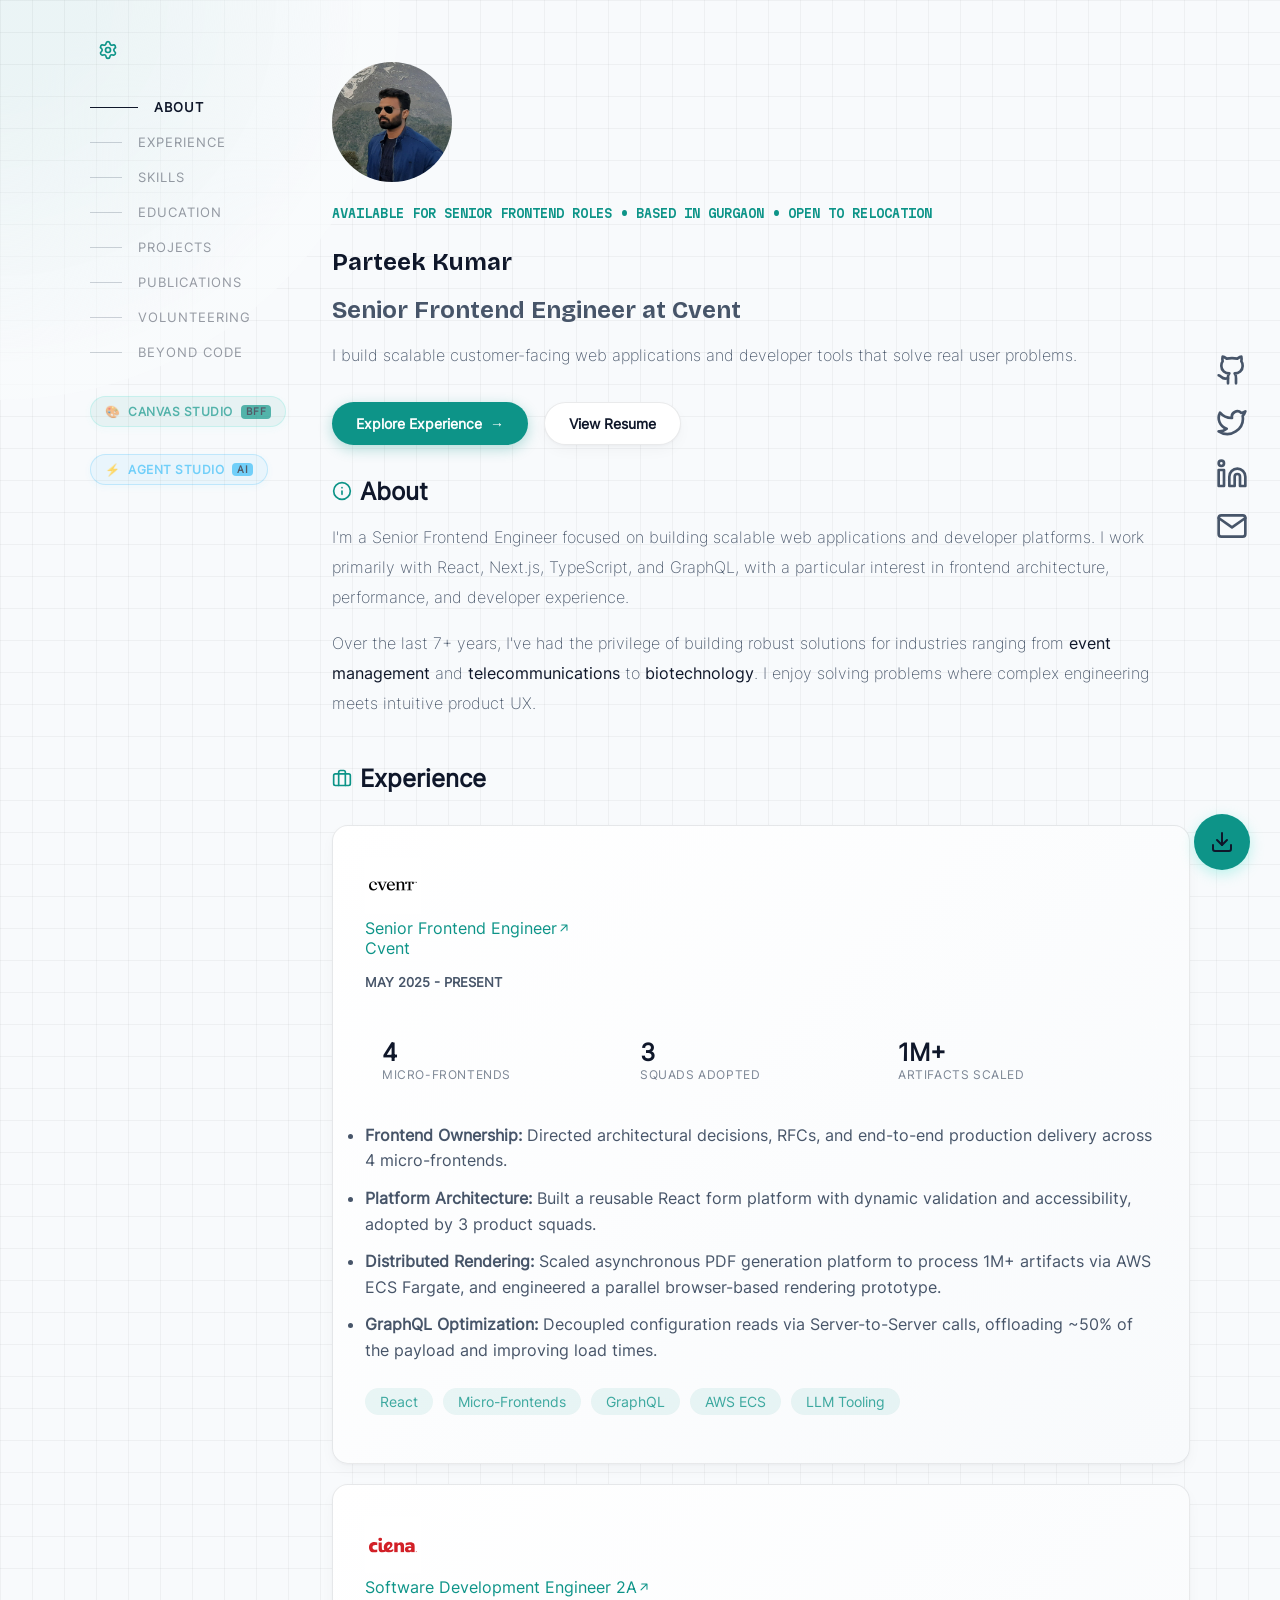
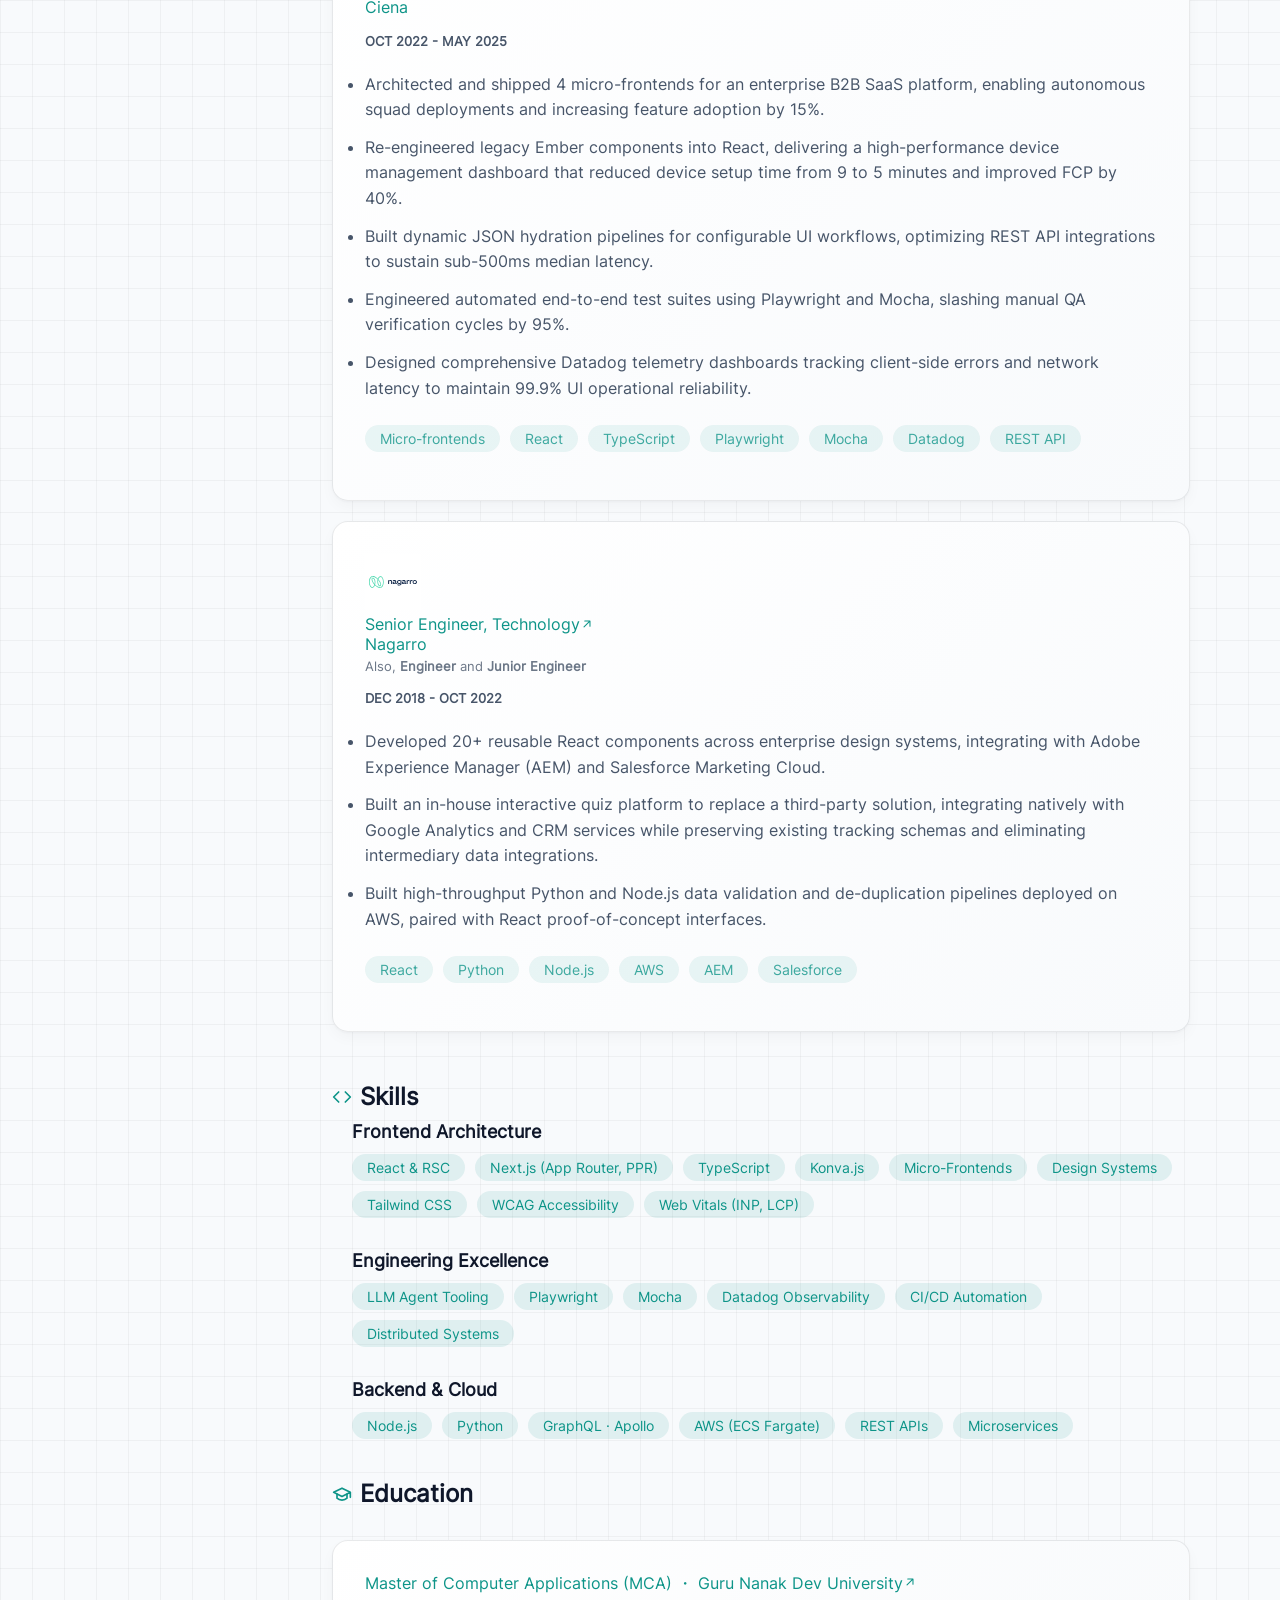
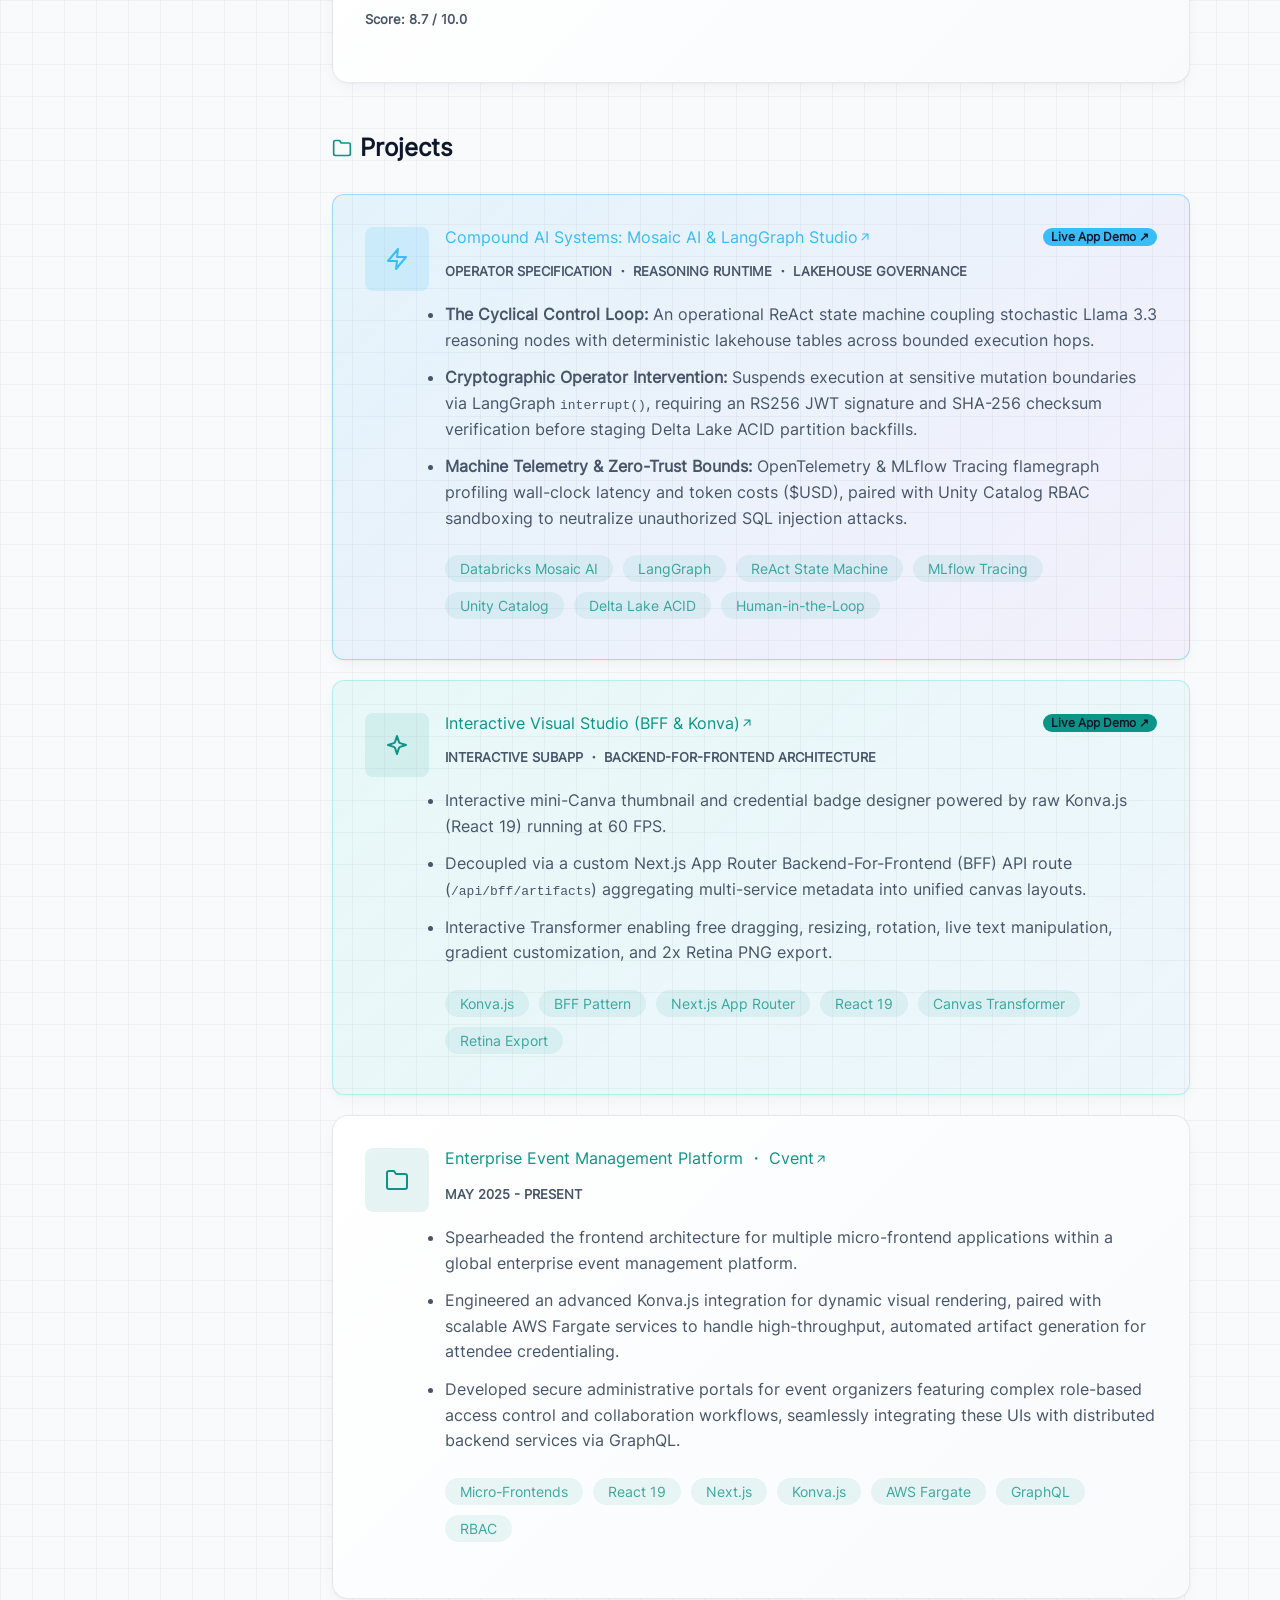
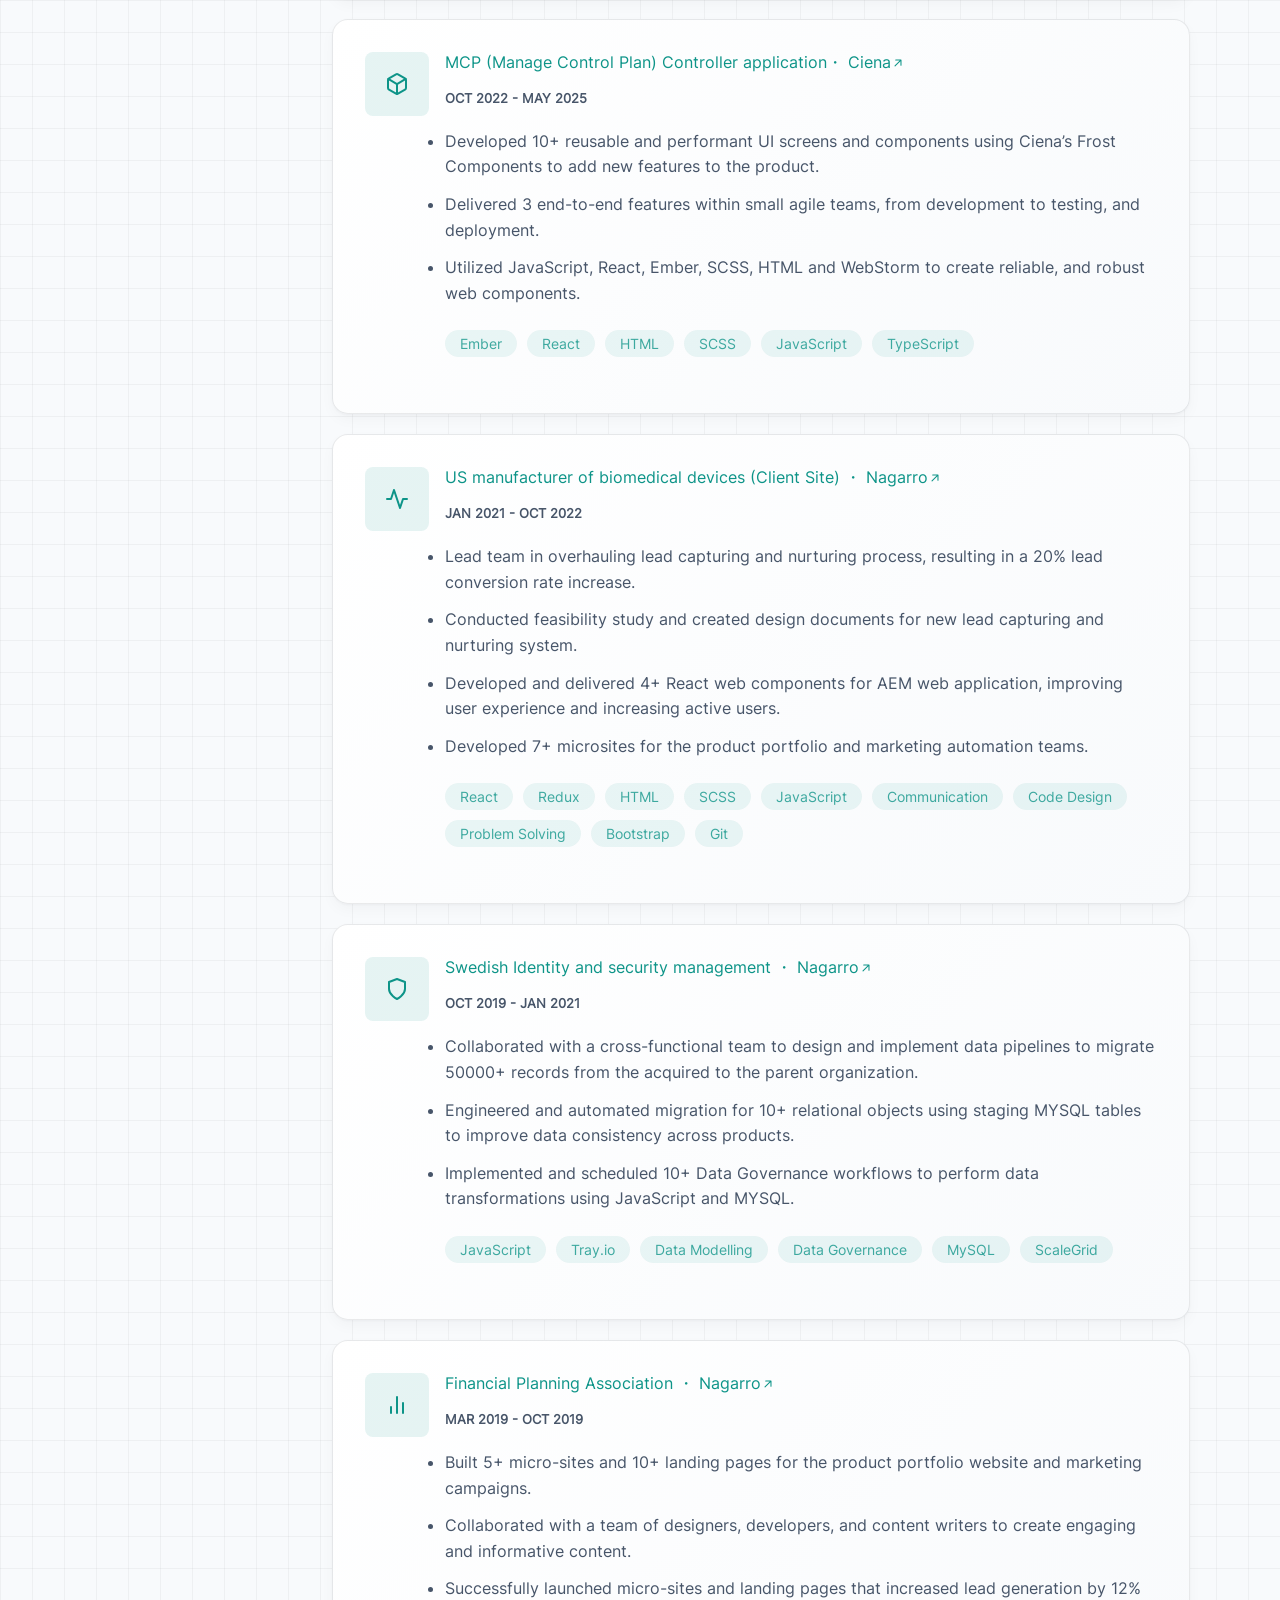
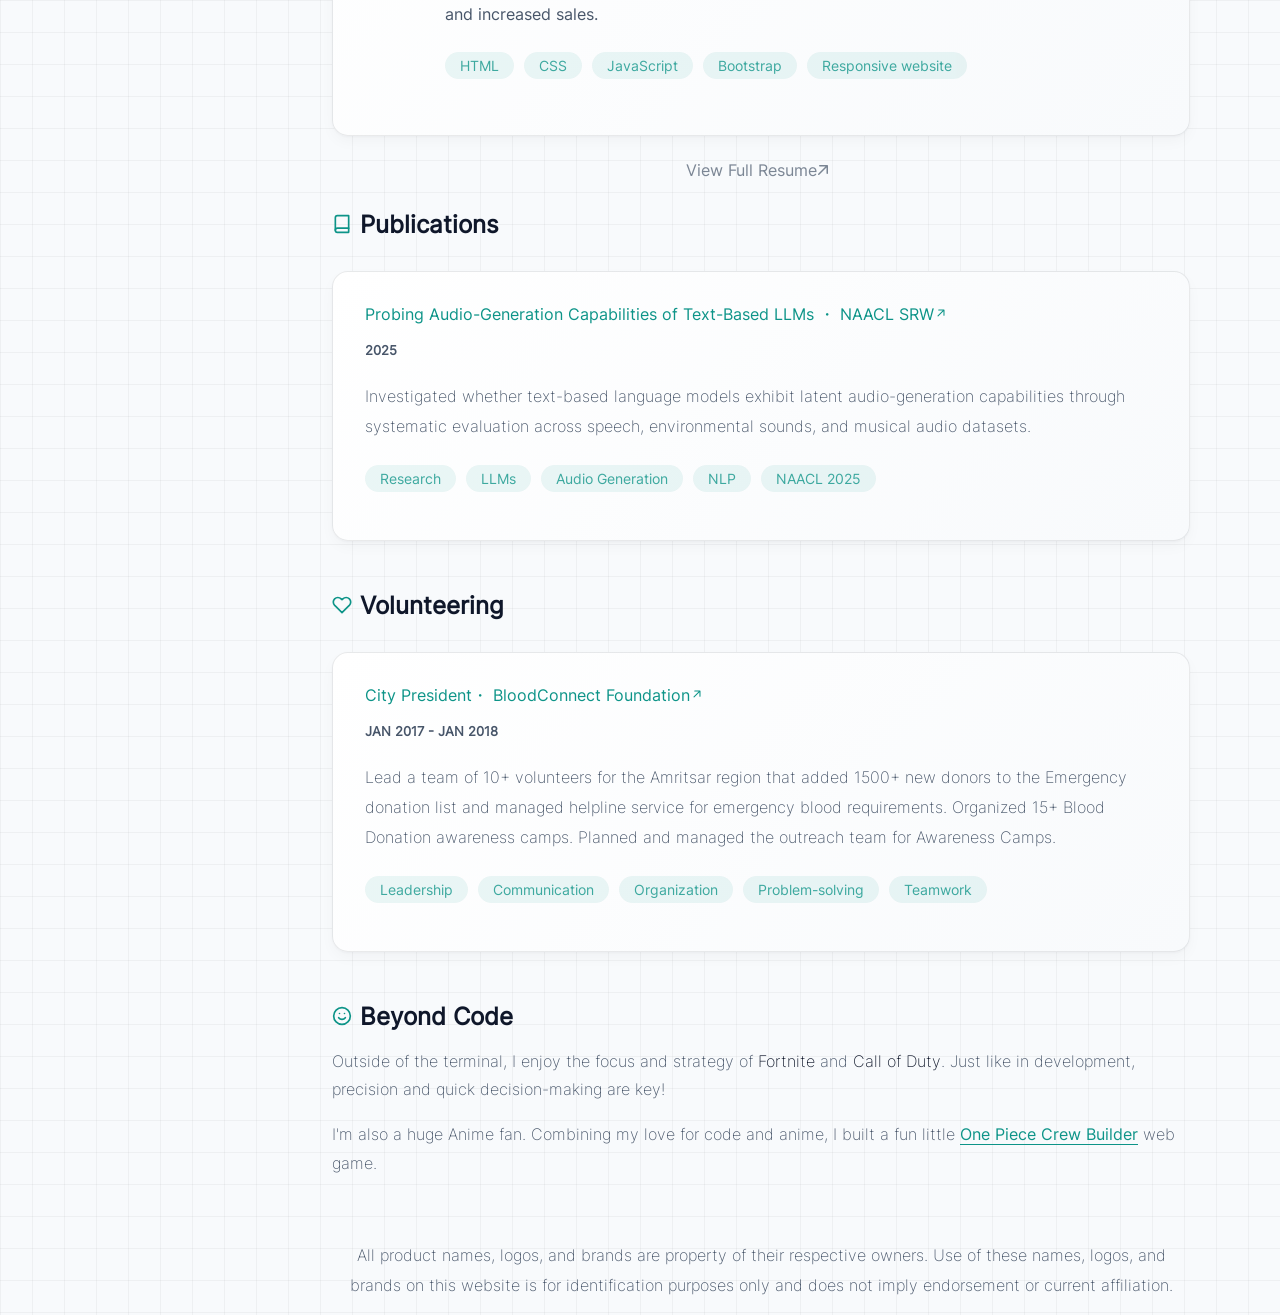
<file: index.html>
<!DOCTYPE html><html lang="en" class="scroll-smooth"><head><meta charSet="utf-8"/><meta name="viewport" content="width=device-width, initial-scale=1"/><link rel="preload" href="/_next/static/media/017d9bea37084d9b-s.p.179.vsfvxa6t5.woff2" as="font" crossorigin="" type="font/woff2"/><link rel="preload" href="/_next/static/media/ee9d8ff0751135e3-s.p.0clq22uw0kgh5.woff2" as="font" crossorigin="" type="font/woff2"/><link rel="preload" as="image" href="/images/profile-hires.jpg"/><link rel="preload" href="/images/cvent.svg" as="image"/><link rel="preload" href="/images/ciena.svg" as="image"/><link rel="preload" href="/images/nagarro.svg" as="image"/><link rel="stylesheet" href="/_next/static/chunks/10o0k~7_5dis~.css" data-precedence="next"/><link rel="preload" as="script" fetchPriority="low" href="/_next/static/chunks/0b5fl25uwh5k8.js"/><script src="/_next/static/chunks/0tszvp5wpnn-t.js" async=""></script><script src="/_next/static/chunks/0tlb5_mn-zgq2.js" async=""></script><script src="/_next/static/chunks/0h4bq73pogmtb.js" async=""></script><script src="/_next/static/chunks/turbopack-0q5oo0g3xw_eq.js" async=""></script><script src="/_next/static/chunks/12linkzvlwq9z.js" async=""></script><script src="/_next/static/chunks/0d3shmwh5_nmn.js" async=""></script><script src="/_next/static/chunks/069om3rd9sop5.js" async=""></script><script src="/_next/static/chunks/0779u2jc.tjcv.js" async=""></script><script src="/_next/static/chunks/04nrd5ytc7ohz.js" async=""></script><meta name="next-size-adjust" content=""/><title>Parteek Kumar | Senior Frontend Engineer | Portfolio</title><meta name="description" content="Senior Frontend Engineer with 7+ years of experience building scalable web applications and developer tools using React, TypeScript, Next.js, and GraphQL. Open source contributor and published researcher."/><meta name="author" content="Parteek Kumar"/><meta name="keywords" content="Senior Frontend Engineer,UI Engineer,React Developer,Next.js,TypeScript,GraphQL,Web Developer,Portfolio,Parteek Kumar,Cvent,Ciena"/><meta name="robots" content="index, follow"/><meta property="og:title" content="Parteek Kumar | Senior Frontend Engineer | Portfolio"/><meta property="og:description" content="Senior Frontend Engineer with 7+ years of experience building scalable web applications with React, TypeScript, Next.js, and GraphQL. Open source contributor and published researcher."/><meta property="og:url" content="https://portfolio-nextjs-eight-cyan.vercel.app/"/><meta property="og:site_name" content="Parteek Kumar Portfolio"/><meta property="og:locale" content="en_US"/><meta property="og:image" content="http://localhost:3000/images/logo.png"/><meta property="og:image:width" content="800"/><meta property="og:image:height" content="600"/><meta property="og:image:alt" content="Parteek Kumar Logo"/><meta property="og:type" content="website"/><meta name="twitter:card" content="summary_large_image"/><meta name="twitter:creator" content="@oberoi_parteek"/><meta name="twitter:title" content="Parteek Kumar | Senior Frontend Engineer | Portfolio"/><meta name="twitter:description" content="Senior Frontend Engineer with 7+ years of experience building scalable web applications with React, TypeScript, Next.js, and GraphQL."/><meta name="twitter:image" content="http://localhost:3000/images/logo.png"/><link rel="shortcut icon" href="/favicon.ico"/><link rel="icon" href="/icon.png"/><link rel="apple-touch-icon" href="/icon.png"/><script src="/_next/static/chunks/03~yq9q893hmn.js" noModule=""></script></head><body class="font-sans bricolage_grotesque_41550692-module__20uw4a__variable martian_mono_cac1e215-module__3S36aG__variable"><div hidden=""><!--$--><!--/$--></div><script>((a,b,c,d,e,f,g,h)=>{let i=document.documentElement,j=["light","dark"];function k(b){var c;(Array.isArray(a)?a:[a]).forEach(a=>{let c="class"===a,d=c&&f?e.map(a=>f[a]||a):e;c?(i.classList.remove(...d),i.classList.add(f&&f[b]?f[b]:b)):i.setAttribute(a,b)}),c=b,h&&j.includes(c)&&(i.style.colorScheme=c)}if(d)k(d);else try{let a=localStorage.getItem(b)||c,d=g&&"system"===a?window.matchMedia("(prefers-color-scheme: dark)").matches?"dark":"light":a;k(d)}catch(a){}})("data-theme","theme","system",null,["light","dark"],null,true,true)</script><div class="cursor-wrapper"><div class="cursor"></div></div><div><!-- 🎮 Psst... Do you know the Konami Code? (↑ ↑ ↓ ↓ ← → ← → B A) --></div><main class="app"><header style="width:18%;position:sticky;top:2em;height:fit-content"><div style="display:flex;justify-content:flex-start;margin-bottom:2rem"><div class="w-8 h-8"></div></div><ul class="nav" style="list-style:none;padding:0;margin:0;display:flex;flex-direction:column;gap:1.25rem"><li class="" style="padding:0"><a href="#about" style="display:flex;align-items:center;text-decoration:none;color:inherit;opacity:0.6;transition:all 0.2s ease"><span class="nav-indicator" style="display:inline-block;transition:all 0.15s cubic-bezier(.4, 0, .2, 1);background-color:rgb(var(--text-s-color));width:2rem;height:1px;margin-right:1rem;opacity:0.6"></span><small style="font-size:0.8rem;font-weight:500;letter-spacing:1px">ABOUT</small></a></li><li class="" style="padding:0"><a href="#experience" style="display:flex;align-items:center;text-decoration:none;color:inherit;opacity:0.6;transition:all 0.2s ease"><span class="nav-indicator" style="display:inline-block;transition:all 0.15s cubic-bezier(.4, 0, .2, 1);background-color:rgb(var(--text-s-color));width:2rem;height:1px;margin-right:1rem;opacity:0.6"></span><small style="font-size:0.8rem;font-weight:500;letter-spacing:1px">EXPERIENCE</small></a></li><li class="" style="padding:0"><a href="#skills" style="display:flex;align-items:center;text-decoration:none;color:inherit;opacity:0.6;transition:all 0.2s ease"><span class="nav-indicator" style="display:inline-block;transition:all 0.15s cubic-bezier(.4, 0, .2, 1);background-color:rgb(var(--text-s-color));width:2rem;height:1px;margin-right:1rem;opacity:0.6"></span><small style="font-size:0.8rem;font-weight:500;letter-spacing:1px">SKILLS</small></a></li><li class="" style="padding:0"><a href="#education" style="display:flex;align-items:center;text-decoration:none;color:inherit;opacity:0.6;transition:all 0.2s ease"><span class="nav-indicator" style="display:inline-block;transition:all 0.15s cubic-bezier(.4, 0, .2, 1);background-color:rgb(var(--text-s-color));width:2rem;height:1px;margin-right:1rem;opacity:0.6"></span><small style="font-size:0.8rem;font-weight:500;letter-spacing:1px">EDUCATION</small></a></li><li class="" style="padding:0"><a href="#projects" style="display:flex;align-items:center;text-decoration:none;color:inherit;opacity:0.6;transition:all 0.2s ease"><span class="nav-indicator" style="display:inline-block;transition:all 0.15s cubic-bezier(.4, 0, .2, 1);background-color:rgb(var(--text-s-color));width:2rem;height:1px;margin-right:1rem;opacity:0.6"></span><small style="font-size:0.8rem;font-weight:500;letter-spacing:1px">PROJECTS</small></a></li><li class="" style="padding:0"><a href="#publications" style="display:flex;align-items:center;text-decoration:none;color:inherit;opacity:0.6;transition:all 0.2s ease"><span class="nav-indicator" style="display:inline-block;transition:all 0.15s cubic-bezier(.4, 0, .2, 1);background-color:rgb(var(--text-s-color));width:2rem;height:1px;margin-right:1rem;opacity:0.6"></span><small style="font-size:0.8rem;font-weight:500;letter-spacing:1px">PUBLICATIONS</small></a></li><li class="" style="padding:0"><a href="#volunteering" style="display:flex;align-items:center;text-decoration:none;color:inherit;opacity:0.6;transition:all 0.2s ease"><span class="nav-indicator" style="display:inline-block;transition:all 0.15s cubic-bezier(.4, 0, .2, 1);background-color:rgb(var(--text-s-color));width:2rem;height:1px;margin-right:1rem;opacity:0.6"></span><small style="font-size:0.8rem;font-weight:500;letter-spacing:1px">VOLUNTEERING</small></a></li><li class="" style="padding:0"><a href="#beyond-code" style="display:flex;align-items:center;text-decoration:none;color:inherit;opacity:0.6;transition:all 0.2s ease"><span class="nav-indicator" style="display:inline-block;transition:all 0.15s cubic-bezier(.4, 0, .2, 1);background-color:rgb(var(--text-s-color));width:2rem;height:1px;margin-right:1rem;opacity:0.6"></span><small style="font-size:0.8rem;font-weight:500;letter-spacing:1px">BEYOND CODE</small></a></li><li style="padding:0.75rem 0 0 0;margin-top:0.25rem;list-style:none"><a class="studio-nav-btn" href="/studio/"><span class="studio-icon">🎨</span><span>CANVAS STUDIO</span><span class="studio-badge">BFF</span></a></li><li style="padding:0.4rem 0 0 0;list-style:none"><a class="studio-nav-btn agent-nav-btn" style="border-color:rgba(56, 189, 248, 0.4)" href="/agent-studio/"><span class="studio-icon">⚡</span><span>AGENT STUDIO</span><span class="studio-badge" style="background:#38BDF8;color:#0F172A">AI</span></a></li></ul></header><div class="contact"><div class="wrapper"><ul aria-label="Social media" style="display:flex;align-items:center;gap:1rem"><li class="tooltip"><span class="tooltiptext">Github</span><a href="https://github.com/oberoiparteek" target="_blank" rel="noopener noreferrer" aria-label="GitHub"><svg xmlns="http://www.w3.org/2000/svg" width="24" height="24" viewBox="0 0 24 24" fill="none" stroke="currentColor" stroke-width="2" stroke-linecap="round" stroke-linejoin="round"><path d="M15 22v-4a4.8 4.8 0 0 0-1-3.5c3 0 6-2 6-5.5.08-1.25-.27-2.48-1-3.5.28-1.15.28-2.35 0-3.5 0 0-1 0-3 1.5-2.64-.5-5.36-.5-8 0C6 2 5 2 5 2c-.3 1.15-.3 2.35 0 3.5A5.403 5.403 0 0 0 4 9c0 3.5 3 5.5 6 5.5-.39.49-.68 1.05-.85 1.65-.17.6-.22 1.23-.15 1.85v4"></path><path d="M9 18c-4.51 2-5-2-7-2"></path></svg></a></li><li class="tooltip"><span class="tooltiptext">Twitter</span><a href="https://twitter.com/oberoi_parteek" target="_blank" rel="noopener noreferrer" aria-label="Twitter"><svg xmlns="http://www.w3.org/2000/svg" width="24" height="24" viewBox="0 0 24 24" fill="none" stroke="currentColor" stroke-width="2" stroke-linecap="round" stroke-linejoin="round"><path d="M22 4s-.7 2.1-2 3.4c1.6 10-9.4 17.3-18 11.6 2.2.1 4.4-.6 6-2C3 15.5.5 9.6 3 5c2.2 2.6 5.6 4.1 9 4-.9-4.2 4-6.6 7-3.8 1.1 0 3-1.2 3-1.2z"></path></svg></a></li><li class="tooltip"><span class="tooltiptext">LinkedIn</span><a href="https://www.linkedin.com/in/kumarparteek/" target="_blank" rel="noopener noreferrer" aria-label="LinkedIn"><svg xmlns="http://www.w3.org/2000/svg" width="24" height="24" viewBox="0 0 24 24" fill="none" stroke="currentColor" stroke-width="2" stroke-linecap="round" stroke-linejoin="round"><path d="M16 8a6 6 0 0 1 6 6v7h-4v-7a2 2 0 0 0-2-2 2 2 0 0 0-2 2v7h-4v-7a6 6 0 0 1 6-6z"></path><rect x="2" y="9" width="4" height="12"></rect><circle cx="4" cy="4" r="2"></circle></svg></a></li><li class="tooltip"><span class="tooltiptext">Email</span><a href="mailto:oberoi.parteek@gmail.com" target="_blank" rel="noopener noreferrer" aria-label="Email"><svg xmlns="http://www.w3.org/2000/svg" width="24" height="24" viewBox="0 0 24 24" fill="none" stroke="currentColor" stroke-width="2" stroke-linecap="round" stroke-linejoin="round"><path d="M4 4h16c1.1 0 2 .9 2 2v12c0 1.1-.9 2-2 2H4c-1.1 0-2-.9-2-2V6c0-1.1.9-2 2-2z"></path><polyline points="22,6 12,13 2,6"></polyline></svg></a></li></ul></div></div><div class="sections-container"><section id="about" style="opacity:0;transform:translateY(16px)"><div class="mb-12"><div class="mb-6"><img alt="Parteek Kumar" width="96" height="96" decoding="async" data-nimg="1" class="rounded-full shadow-md border-2" style="color:transparent;width:120px;height:120px;min-width:120px;min-height:120px;border-radius:50%;border-color:var(--color-marine);object-fit:cover" src="/images/profile-hires.jpg"/></div><p class="mb-4 tracking-widest" style="font-family:var(--font-martian), ui-monospace, monospace;color:var(--color-marine);opacity:1;text-transform:uppercase;font-size:0.75rem;font-weight:600"><span class="inline-block w-1.5 h-1.5 rounded-full mr-2 animate-pulse" style="background-color:var(--color-marine);transform:translateY(-1px)"></span>Available for Senior Frontend roles • Based in Gurgaon • Open to relocation</p><h1 class="text-5xl sm:text-6xl font-bold tracking-tight mb-2" style="font-family:var(--font-bricolage), sans-serif">Parteek Kumar</h1><h2 class="text-lg sm:text-xl font-medium mb-5" style="font-family:var(--font-bricolage), sans-serif;color:rgb(var(--text-s-color))">Senior Frontend Engineer at Cvent</h2><p class="text-base max-w-sm opacity-80" style="color:rgb(var(--text-s-color))">I build scalable customer-facing web applications and developer tools that solve real user problems.</p><div style="display:flex;flex-wrap:wrap;gap:1rem;margin-top:2rem;margin-bottom:2rem"><a href="#experience" style="display:inline-flex;align-items:center;justify-content:center;padding:0.75rem 1.5rem;font-size:0.875rem;font-weight:600;border-radius:9999px;transition:all 0.3s;background:var(--color-marine);color:var(--color-on-marine);box-shadow:0 4px 14px rgba(13, 148, 136, 0.3);text-decoration:none">Explore Experience <span style="margin-left:0.5rem">→</span></a><a href="/r" target="_blank" rel="noreferrer" style="display:inline-flex;align-items:center;justify-content:center;padding:0.75rem 1.5rem;font-size:0.875rem;font-weight:600;border-radius:9999px;transition:all 0.3s;background:var(--glass-bg-start);color:var(--text-heading-color);border:1px solid var(--glass-border);box-shadow:var(--card-shadow);backdrop-filter:blur(12px);-webkit-backdrop-filter:blur(12px);text-decoration:none">View Resume</a></div><div class="mobile-hero-socials" style="display:none;align-items:center;gap:1.25rem;margin-top:1rem;margin-bottom:1.5rem"><a href="https://github.com/oberoiparteek" target="_blank" rel="noopener noreferrer" aria-label="GitHub" style="color:var(--text-heading-color);opacity:0.8;transition:opacity 0.2s"><svg xmlns="http://www.w3.org/2000/svg" width="22" height="22" viewBox="0 0 24 24" fill="none" stroke="currentColor" stroke-width="2" stroke-linecap="round" stroke-linejoin="round"><path d="M15 22v-4a4.8 4.8 0 0 0-1-3.5c3 0 6-2 6-5.5.08-1.25-.27-2.48-1-3.5.28-1.15.28-2.35 0-3.5 0 0-1 0-3 1.5-2.64-.5-5.36-.5-8 0C6 2 5 2 5 2c-.3 1.15-.3 2.35 0 3.5A5.403 5.403 0 0 0 4 9c0 3.5 3 5.5 6 5.5-.39.49-.68 1.05-.85 1.65-.17.6-.22 1.23-.15 1.85v4"></path><path d="M9 18c-4.51 2-5-2-7-2"></path></svg></a><a href="https://twitter.com/oberoi_parteek" target="_blank" rel="noopener noreferrer" aria-label="Twitter" style="color:var(--text-heading-color);opacity:0.8;transition:opacity 0.2s"><svg xmlns="http://www.w3.org/2000/svg" width="22" height="22" viewBox="0 0 24 24" fill="none" stroke="currentColor" stroke-width="2" stroke-linecap="round" stroke-linejoin="round"><path d="M22 4s-.7 2.1-2 3.4c1.6 10-9.4 17.3-18 11.6 2.2.1 4.4-.6 6-2C3 15.5.5 9.6 3 5c2.2 2.6 5.6 4.1 9 4-.9-4.2 4-6.6 7-3.8 1.1 0 3-1.2 3-1.2z"></path></svg></a><a href="https://www.linkedin.com/in/kumarparteek/" target="_blank" rel="noopener noreferrer" aria-label="LinkedIn" style="color:var(--text-heading-color);opacity:0.8;transition:opacity 0.2s"><svg xmlns="http://www.w3.org/2000/svg" width="22" height="22" viewBox="0 0 24 24" fill="none" stroke="currentColor" stroke-width="2" stroke-linecap="round" stroke-linejoin="round"><path d="M16 8a6 6 0 0 1 6 6v7h-4v-7a2 2 0 0 0-2-2 2 2 0 0 0-2 2v7h-4v-7a6 6 0 0 1 6-6z"></path><rect x="2" y="9" width="4" height="12"></rect><circle cx="4" cy="4" r="2"></circle></svg></a><a href="mailto:oberoi.parteek@gmail.com" target="_blank" rel="noopener noreferrer" aria-label="Email" style="color:var(--color-marine);opacity:0.9;transition:opacity 0.2s"><svg xmlns="http://www.w3.org/2000/svg" width="22" height="22" viewBox="0 0 24 24" fill="none" stroke="currentColor" stroke-width="2" stroke-linecap="round" stroke-linejoin="round"><path d="M4 4h16c1.1 0 2 .9 2 2v12c0 1.1-.9 2-2 2H4c-1.1 0-2-.9-2-2V6c0-1.1.9-2 2-2z"></path><polyline points="22,6 12,13 2,6"></polyline></svg></a></div></div><div class="heading-sticky"><h2 style="display:flex;align-items:center;gap:8px"><span style="display:flex;align-items:center;color:var(--color-marine)"><svg xmlns="http://www.w3.org/2000/svg" width="20" height="20" viewBox="0 0 24 24" fill="none" stroke="currentColor" stroke-width="2" stroke-linecap="round" stroke-linejoin="round"><circle cx="12" cy="12" r="10"></circle><line x1="12" y1="16" x2="12" y2="12"></line><line x1="12" y1="8" x2="12.01" y2="8"></line></svg></span>About</h2></div><p>I&#x27;m a Senior Frontend Engineer focused on building scalable web applications and developer platforms. I work primarily with React, Next.js, TypeScript, and GraphQL, with a particular interest in frontend architecture, performance, and developer experience.</p><p>Over the last 7+ years, I&#x27;ve had the privilege of building robust solutions for industries ranging from <b>event management</b> and <b>telecommunications</b> to <b>biotechnology</b>. I enjoy solving problems where complex engineering meets intuitive product UX.</p></section><section id="experience" style="opacity:0;transform:translateY(16px)"><div class="heading-sticky"><h2 style="display:flex;align-items:center;gap:8px"><span style="display:flex;align-items:center;color:var(--color-marine)"><svg xmlns="http://www.w3.org/2000/svg" width="20" height="20" viewBox="0 0 24 24" fill="none" stroke="currentColor" stroke-width="2" stroke-linecap="round" stroke-linejoin="round"><rect x="2" y="7" width="20" height="14" rx="2" ry="2"></rect><path d="M16 21V5a2 2 0 0 0-2-2h-4a2 2 0 0 0-2 2v16"></path></svg></span>Experience</h2></div><div class="experiences"><div class="tilt-wrapper" style="transform-style:preserve-3d;will-change:auto"><a href="https://www.cvent.com/" target="_blank" class="exp"><div class="flex items-start gap-4 mb-2"><img src="/images/cvent.svg" alt="Cvent Logo" style="width:48px;height:48px;min-width:48px;min-height:48px;background-color:white;padding:4px" class="rounded-lg shadow-sm bg-white p-1 object-contain grayscale group-hover:grayscale-0 transition-all duration-300"/><div><span class="title link-svg text-lg" title="Job title" style="display:flex;align-items:center">Senior Frontend Engineer<svg xmlns="http://www.w3.org/2000/svg" viewBox="0 0 20 20" fill="currentColor" class="inline-block h-4 w-4 shrink-0 transition-transform group-hover/link:-translate-y-1 group-hover/link:translate-x-1 group-focus-visible/link:-translate-y-1 group-focus-visible/link:translate-x-1 motion-reduce:transition-none ml-1 translate-y-px" aria-hidden="true"><path fill-rule="evenodd" d="M5.22 14.78a.75.75 0 001.06 0l7.22-7.22v5.69a.75.75 0 001.5 0v-7.5a.75.75 0 00-.75-.75h-7.5a.75.75 0 000 1.5h5.69l-7.22 7.22a.75.75 0 000 1.06z" clip-rule="evenodd"></path></svg></span><span class="text-sm font-medium mt-1 inline-block" style="color:var(--color-marine)">Cvent</span></div></div><p><small title="Duration">MAY 2025 - PRESENT</small></p><div style="display:grid;grid-template-columns:repeat(3, 1fr);gap:1rem;margin-top:1.5rem;margin-bottom:1.5rem;background:rgba(255, 255, 255, 0.03);padding:1rem;border-radius:8px;border:1px solid rgba(255, 255, 255, 0.05)"><div><div style="font-size:1.5rem;font-weight:700;color:var(--text-heading-color)">4</div><div style="font-size:0.75rem;opacity:0.7;text-transform:uppercase;letter-spacing:0.05em">Micro-frontends</div></div><div><div style="font-size:1.5rem;font-weight:700;color:var(--text-heading-color)">3</div><div style="font-size:0.75rem;opacity:0.7;text-transform:uppercase;letter-spacing:0.05em">Squads Adopted</div></div><div><div style="font-size:1.5rem;font-weight:700;color:var(--text-heading-color)">1M+</div><div style="font-size:0.75rem;opacity:0.7;text-transform:uppercase;letter-spacing:0.05em">Artifacts Scaled</div></div></div><ul class="text-sm leading-normal list-disc ml-6 space-y-2"><li><strong>Frontend Ownership:</strong> Directed architectural decisions, RFCs, and end-to-end production delivery across 4 micro-frontends.</li><li><strong>Platform Architecture:</strong> Built a reusable React form platform with dynamic validation and accessibility, adopted by 3 product squads.</li><li><strong>Distributed Rendering:</strong> Scaled asynchronous PDF generation platform to process 1M+ artifacts via AWS ECS Fargate, and engineered a parallel browser-based rendering prototype.</li><li><strong>GraphQL Optimization:</strong> Decoupled configuration reads via Server-to-Server calls, offloading ~50% of the payload and improving load times.</li></ul><ul class="badge-wrapper"><li class="badge">React</li><li class="badge">Micro-Frontends</li><li class="badge">GraphQL</li><li class="badge">AWS ECS</li><li class="badge">LLM Tooling</li></ul><p></p></a></div><div class="tilt-wrapper" style="transform-style:preserve-3d;will-change:auto"><a href="https://www.ciena.com/products/manage-control-plan" target="_blank" class="exp"><div class="flex items-start gap-4 mb-2"><img src="/images/ciena.svg" alt="Ciena Logo" style="width:48px;height:48px;min-width:48px;min-height:48px;background-color:white;padding:4px" class="rounded-lg shadow-sm bg-white p-1 object-contain grayscale group-hover:grayscale-0 transition-all duration-300"/><div><span class="title link-svg text-lg" title="Job title" style="display:flex;align-items:center">Software Development Engineer 2A<svg role="presentation" xmlns="http://www.w3.org/2000/svg" viewBox="0 0 20 20" fill="currentColor" class="inline-block h-4 w-4 shrink-0 transition-transform group-hover/link:-translate-y-1 group-hover/link:translate-x-1 group-focus-visible/link:-translate-y-1 group-focus-visible/link:translate-x-1 motion-reduce:transition-none ml-1 translate-y-px" aria-hidden="true"><path fill-rule="evenodd" d="M5.22 14.78a.75.75 0 001.06 0l7.22-7.22v5.69a.75.75 0 001.5 0v-7.5a.75.75 0 00-.75-.75h-7.5a.75.75 0 000 1.5h5.69l-7.22 7.22a.75.75 0 000 1.06z" clip-rule="evenodd"></path></svg></span><span class="text-sm font-medium mt-1 inline-block" style="color:var(--color-marine)">Ciena</span></div></div><p><small title="Duration">OCT 2022 - MAY 2025</small></p><ul class="mt-2 text-sm leading-normal list-disc ml-6 space-y-2"><li>Architected and shipped 4 micro-frontends for an enterprise B2B SaaS platform, enabling autonomous squad deployments and increasing feature adoption by 15%.</li><li>Re-engineered legacy Ember components into React, delivering a high-performance device management dashboard that reduced device setup time from 9 to 5 minutes and improved FCP by 40%.</li><li>Built dynamic JSON hydration pipelines for configurable UI workflows, optimizing REST API integrations to sustain sub-500ms median latency.</li><li>Engineered automated end-to-end test suites using Playwright and Mocha, slashing manual QA verification cycles by 95%.</li><li>Designed comprehensive Datadog telemetry dashboards tracking client-side errors and network latency to maintain 99.9% UI operational reliability.</li></ul><ul class="badge-wrapper"><li class="badge">Micro-frontends</li><li class="badge">React</li><li class="badge">TypeScript</li><li class="badge">Playwright</li><li class="badge">Mocha</li><li class="badge">Datadog</li><li class="badge">REST API</li></ul><p></p></a></div><div class="tilt-wrapper" style="transform-style:preserve-3d;will-change:auto"><a href="https://www.nagarro.com/en" target="_blank" class="exp"><div class="flex items-start gap-4 mb-2"><img src="/images/nagarro.svg" alt="Nagarro Logo" style="width:48px;height:48px;min-width:48px;min-height:48px;background-color:white;padding:4px" class="rounded-lg shadow-sm bg-white p-1 object-contain grayscale group-hover:grayscale-0 transition-all duration-300"/><div><span class="title link-svg text-lg" title="Job title" style="display:flex;align-items:center">Senior Engineer, Technology<svg role="presentation" xmlns="http://www.w3.org/2000/svg" viewBox="0 0 20 20" fill="currentColor" class="inline-block h-4 w-4 shrink-0 transition-transform group-hover/link:-translate-y-1 group-hover/link:translate-x-1 group-focus-visible/link:-translate-y-1 group-focus-visible/link:translate-x-1 motion-reduce:transition-none ml-1 translate-y-px" aria-hidden="true"><path fill-rule="evenodd" d="M5.22 14.78a.75.75 0 001.06 0l7.22-7.22v5.69a.75.75 0 001.5 0v-7.5a.75.75 0 00-.75-.75h-7.5a.75.75 0 000 1.5h5.69l-7.22 7.22a.75.75 0 000 1.06z" clip-rule="evenodd"></path></svg></span><span class="text-sm font-medium mt-1 inline-block" style="color:var(--color-marine)">Nagarro</span><div class="link-svg" style="padding-top:4px;font-size:13px;opacity:0.8" title="Job title">Also, <b>Engineer</b> and <b>Junior Engineer</b></div></div></div><p><small title="Duration">DEC 2018 - OCT 2022</small></p><ul class="mt-2 text-sm leading-normal list-disc ml-6 space-y-2"><li>Developed 20+ reusable React components across enterprise design systems, integrating with Adobe Experience Manager (AEM) and Salesforce Marketing Cloud.</li><li>Built an in-house interactive quiz platform to replace a third-party solution, integrating natively with Google Analytics and CRM services while preserving existing tracking schemas and eliminating intermediary data integrations.</li><li>Built high-throughput Python and Node.js data validation and de-duplication pipelines deployed on AWS, paired with React proof-of-concept interfaces.</li></ul><ul class="badge-wrapper"><li class="badge">React</li><li class="badge">Python</li><li class="badge">Node.js</li><li class="badge">AWS</li><li class="badge">AEM</li><li class="badge">Salesforce</li></ul><p></p></a></div></div></section><section id="skills" style="opacity:0;transform:translateY(16px)"><div class="heading-sticky"><h2 style="display:flex;align-items:center;gap:8px"><span style="display:flex;align-items:center;color:var(--color-marine)"><svg xmlns="http://www.w3.org/2000/svg" width="20" height="20" viewBox="0 0 24 24" fill="none" stroke="currentColor" stroke-width="2" stroke-linecap="round" stroke-linejoin="round"><polyline points="16 18 22 12 16 6"></polyline><polyline points="8 6 2 12 8 18"></polyline></svg></span>Skills</h2></div><div class="skills"><div class="frontend"><h3 style="color:var(--text-heading-color);font-weight:600;margin-top:0.5rem;margin-bottom:0.75rem;font-size:1.1rem">Frontend Architecture</h3><ul class="badge-wrapper green"><li class="badge">React &amp; RSC</li><li class="badge">Next.js (App Router, PPR)</li><li class="badge">TypeScript</li><li class="badge">Konva.js</li><li class="badge">Micro-Frontends</li><li class="badge">Design Systems</li><li class="badge">Tailwind CSS</li><li class="badge">WCAG Accessibility</li><li class="badge">Web Vitals (INP, LCP)</li></ul></div><div class="sdetools"><h3 style="color:var(--text-heading-color);font-weight:600;margin-top:2rem;margin-bottom:0.75rem;font-size:1.1rem">Engineering Excellence</h3><ul class="badge-wrapper green"><li class="badge">LLM Agent Tooling</li><li class="badge">Playwright</li><li class="badge">Mocha</li><li class="badge">Datadog Observability</li><li class="badge">CI/CD Automation</li><li class="badge">Distributed Systems</li></ul></div><div class="backend"><h3 style="color:var(--text-heading-color);font-weight:600;margin-top:2rem;margin-bottom:0.75rem;font-size:1.1rem">Backend &amp; Cloud</h3><ul class="badge-wrapper green"><li class="badge">Node.js</li><li class="badge">Python</li><li class="badge">GraphQL · Apollo</li><li class="badge">AWS (ECS Fargate)</li><li class="badge">REST APIs</li><li class="badge">Microservices</li></ul></div></div></section><section id="education" style="opacity:0;transform:translateY(16px)"><div class="heading-sticky"><h2 style="display:flex;align-items:center;gap:8px"><span style="display:flex;align-items:center;color:var(--color-marine)"><svg xmlns="http://www.w3.org/2000/svg" width="20" height="20" viewBox="0 0 24 24" fill="none" stroke="currentColor" stroke-width="2" stroke-linecap="round" stroke-linejoin="round"><path d="M22 10v6M2 10l10-5 10 5-10 5z"></path><path d="M6 12v5c3 3 9 3 12 0v-5"></path></svg></span>Education</h2></div><div class="experiences"><a href="https://online.gndu.ac.in/" target="_blank" class="exp"><span class="title link-svg" title="Degree">Master of Computer Applications (MCA) ・ Guru Nanak Dev University<svg role="presentation" xmlns="http://www.w3.org/2000/svg" viewBox="0 0 20 20" fill="currentColor" class="inline-block h-4 w-4 shrink-0 transition-transform group-hover/link:-translate-y-1 group-hover/link:translate-x-1 group-focus-visible/link:-translate-y-1 group-focus-visible/link:translate-x-1 motion-reduce:transition-none ml-1 translate-y-px" aria-hidden="true"><path fill-rule="evenodd" d="M5.22 14.78a.75.75 0 001.06 0l7.22-7.22v5.69a.75.75 0 001.5 0v-7.5a.75.75 0 00-.75-.75h-7.5a.75.75 0 000 1.5h5.69l-7.22 7.22a.75.75 0 000 1.06z" clip-rule="evenodd"></path></svg></span><p><small title="GPA">Score: 8.7 / 10.0</small></p><p></p></a></div></section><section id="projects" style="opacity:0;transform:translateY(16px)"><div class="heading-sticky"><h2 style="display:flex;align-items:center;gap:8px"><span style="display:flex;align-items:center;color:var(--color-marine)"><svg xmlns="http://www.w3.org/2000/svg" width="20" height="20" viewBox="0 0 24 24" fill="none" stroke="currentColor" stroke-width="2" stroke-linecap="round" stroke-linejoin="round"><path d="M22 19a2 2 0 0 1-2 2H4a2 2 0 0 1-2-2V5a2 2 0 0 1 2-2h5l2 3h9a2 2 0 0 1 2 2z"></path></svg></span>Projects</h2></div><div class="experiences"><div class="tilt-wrapper" style="transform-style:preserve-3d;will-change:auto"><a class="exp" style="display:block;text-decoration:none;border:1px solid rgba(56, 189, 248, 0.45);border-radius:12px;background:linear-gradient(135deg, rgba(56, 189, 248, 0.1) 0%, rgba(168, 85, 247, 0.06) 100%);margin-bottom:1.25rem" href="/agent-studio/"><div style="display:flex;align-items:flex-start;gap:1rem;margin-bottom:0.5rem"><div style="padding:10px;border-radius:8px;background:rgba(56, 189, 248, 0.15);color:#38BDF8;flex-shrink:0;width:44px;height:44px;display:flex;align-items:center;justify-content:center"><svg xmlns="http://www.w3.org/2000/svg" width="24" height="24" viewBox="0 0 24 24" fill="none" stroke="currentColor" stroke-width="2" stroke-linecap="round" stroke-linejoin="round"><polygon points="13 2 3 14 12 14 11 22 21 10 12 10 13 2"></polygon></svg></div><div style="width:100%"><div style="display:flex;align-items:center;justify-content:space-between;gap:0.5rem;flex-wrap:wrap"><span class="title link-svg text-lg" style="display:flex;align-items:center;color:#38BDF8">Compound AI Systems: Mosaic AI &amp; LangGraph Studio<svg role="presentation" xmlns="http://www.w3.org/2000/svg" viewBox="0 0 20 20" fill="currentColor" class="inline-block h-4 w-4 shrink-0 transition-transform group-hover/link:-translate-y-1 group-hover/link:translate-x-1 ml-1" aria-hidden="true"><path fill-rule="evenodd" d="M5.22 14.78a.75.75 0 001.06 0l7.22-7.22v5.69a.75.75 0 001.5 0v-7.5a.75.75 0 00-.75-.75h-7.5a.75.75 0 000 1.5h5.69l-7.22 7.22a.75.75 0 000 1.06z" clip-rule="evenodd"></path></svg></span><span style="font-size:0.72rem;padding:2px 8px;border-radius:9999px;background:#38BDF8;color:#0F172A;font-weight:800">Live App Demo ↗</span></div><p><small title="Type">OPERATOR SPECIFICATION ・ REASONING RUNTIME ・ LAKEHOUSE GOVERNANCE</small></p><ul class="mt-2 text-sm leading-normal list-disc ml-6 space-y-2"><li><strong>The Cyclical Control Loop:</strong> An operational ReAct state machine coupling stochastic Llama 3.3 reasoning nodes with deterministic lakehouse tables across bounded execution hops.</li><li><strong>Cryptographic Operator Intervention:</strong> Suspends execution at sensitive mutation boundaries via LangGraph <code>interrupt()</code>, requiring an RS256 JWT signature and SHA-256 checksum verification before staging Delta Lake ACID partition backfills.</li><li><strong>Machine Telemetry &amp; Zero-Trust Bounds:</strong> OpenTelemetry &amp; MLflow Tracing flamegraph profiling wall-clock latency and token costs ($USD), paired with Unity Catalog RBAC sandboxing to neutralize unauthorized SQL injection attacks.</li></ul><ul class="badge-wrapper"><li class="badge">Databricks Mosaic AI</li><li class="badge">LangGraph</li><li class="badge">ReAct State Machine</li><li class="badge">MLflow Tracing</li><li class="badge">Unity Catalog</li><li class="badge">Delta Lake ACID</li><li class="badge">Human-in-the-Loop</li></ul></div></div></a></div><div class="tilt-wrapper" style="transform-style:preserve-3d;will-change:auto"><a class="exp" style="display:block;text-decoration:none;border:1px solid rgba(92, 229, 212, 0.4);border-radius:12px;background:linear-gradient(135deg, rgba(92, 229, 212, 0.1) 0%, rgba(56, 189, 248, 0.05) 100%)" href="/studio/"><div style="display:flex;align-items:flex-start;gap:1rem;margin-bottom:0.5rem"><div style="padding:10px;border-radius:8px;background:var(--color-bg-marine-light);color:var(--color-marine);flex-shrink:0;width:44px;height:44px;display:flex;align-items:center;justify-content:center"><svg xmlns="http://www.w3.org/2000/svg" width="24" height="24" viewBox="0 0 24 24" fill="none" stroke="currentColor" stroke-width="2" stroke-linecap="round" stroke-linejoin="round"><path d="m12 3-1.912 5.813a2 2 0 0 1-1.275 1.275L3 12l5.813 1.912a2 2 0 0 1 1.275 1.275L12 21l1.912-5.813a2 2 0 0 1 1.275-1.275L21 12l-5.813-1.912a2 2 0 0 1-1.275-1.275L12 3Z"></path></svg></div><div style="width:100%"><div style="display:flex;align-items:center;justify-content:space-between;gap:0.5rem;flex-wrap:wrap"><span class="title link-svg text-lg" style="display:flex;align-items:center;color:var(--color-marine)">Interactive Visual Studio (BFF &amp; Konva)<svg role="presentation" xmlns="http://www.w3.org/2000/svg" viewBox="0 0 20 20" fill="currentColor" class="inline-block h-4 w-4 shrink-0 transition-transform group-hover/link:-translate-y-1 group-hover/link:translate-x-1 ml-1" aria-hidden="true"><path fill-rule="evenodd" d="M5.22 14.78a.75.75 0 001.06 0l7.22-7.22v5.69a.75.75 0 001.5 0v-7.5a.75.75 0 00-.75-.75h-7.5a.75.75 0 000 1.5h5.69l-7.22 7.22a.75.75 0 000 1.06z" clip-rule="evenodd"></path></svg></span><span style="font-size:0.72rem;padding:2px 8px;border-radius:9999px;background:var(--color-marine);color:#0F172A;font-weight:700">Live App Demo ↗</span></div><p><small title="Type">INTERACTIVE SUBAPP ・ BACKEND-FOR-FRONTEND ARCHITECTURE</small></p><ul class="mt-2 text-sm leading-normal list-disc ml-6 space-y-2"><li>Interactive mini-Canva thumbnail and credential badge designer powered by raw Konva.js (React 19) running at 60 FPS.</li><li>Decoupled via a custom Next.js App Router Backend-For-Frontend (BFF) API route (<code>/api/bff/artifacts</code>) aggregating multi-service metadata into unified canvas layouts.</li><li>Interactive Transformer enabling free dragging, resizing, rotation, live text manipulation, gradient customization, and 2x Retina PNG export.</li></ul><ul class="badge-wrapper"><li class="badge">Konva.js</li><li class="badge">BFF Pattern</li><li class="badge">Next.js App Router</li><li class="badge">React 19</li><li class="badge">Canvas Transformer</li><li class="badge">Retina Export</li></ul></div></div></a></div><div class="tilt-wrapper" style="transform-style:preserve-3d;will-change:auto"><a href="https://www.cvent.com/" target="_blank" class="exp"><div style="display:flex;align-items:flex-start;gap:1rem;margin-bottom:0.5rem"><div style="padding:10px;border-radius:8px;background:var(--color-bg-marine-light);color:var(--color-marine);flex-shrink:0;width:44px;height:44px;display:flex;align-items:center;justify-content:center"><svg xmlns="http://www.w3.org/2000/svg" width="24" height="24" viewBox="0 0 24 24" fill="none" stroke="currentColor" stroke-width="2" stroke-linecap="round" stroke-linejoin="round"><path d="M22 19a2 2 0 0 1-2 2H4a2 2 0 0 1-2-2V5a2 2 0 0 1 2-2h5l2 3h9a2 2 0 0 1 2 2z"></path></svg></div><div><span class="title link-svg text-lg" title="Project" style="display:flex;align-items:center">Enterprise Event Management Platform ・ Cvent<svg role="presentation" xmlns="http://www.w3.org/2000/svg" viewBox="0 0 20 20" fill="currentColor" class="inline-block h-4 w-4 shrink-0 transition-transform group-hover/link:-translate-y-1 group-hover/link:translate-x-1 group-focus-visible/link:-translate-y-1 group-focus-visible/link:translate-x-1 motion-reduce:transition-none ml-1 translate-y-px" aria-hidden="true"><path fill-rule="evenodd" d="M5.22 14.78a.75.75 0 001.06 0l7.22-7.22v5.69a.75.75 0 001.5 0v-7.5a.75.75 0 00-.75-.75h-7.5a.75.75 0 000 1.5h5.69l-7.22 7.22a.75.75 0 000 1.06z" clip-rule="evenodd"></path></svg></span><p><small title="Duration">MAY 2025 - PRESENT</small></p><ul class="mt-2 text-sm leading-normal list-disc ml-6 space-y-2"><li>Spearheaded the frontend architecture for multiple micro-frontend applications within a global enterprise event management platform.</li><li>Engineered an advanced Konva.js integration for dynamic visual rendering, paired with scalable AWS Fargate services to handle high-throughput, automated artifact generation for attendee credentialing.</li><li>Developed secure administrative portals for event organizers featuring complex role-based access control and collaboration workflows, seamlessly integrating these UIs with distributed backend services via GraphQL.</li></ul><ul class="badge-wrapper"><li class="badge">Micro-Frontends</li><li class="badge">React 19</li><li class="badge">Next.js</li><li class="badge">Konva.js</li><li class="badge">AWS Fargate</li><li class="badge">GraphQL</li><li class="badge">RBAC</li></ul><p></p></div></div></a></div><div class="tilt-wrapper" style="transform-style:preserve-3d;will-change:auto"><a href="https://www.ciena.com/products/manage-control-plan" target="_blank" class="exp"><div style="display:flex;align-items:flex-start;gap:1rem;margin-bottom:0.5rem"><div style="padding:10px;border-radius:8px;background:var(--color-bg-marine-light);color:var(--color-marine);flex-shrink:0;width:44px;height:44px;display:flex;align-items:center;justify-content:center"><svg xmlns="http://www.w3.org/2000/svg" width="24" height="24" viewBox="0 0 24 24" fill="none" stroke="currentColor" stroke-width="2" stroke-linecap="round" stroke-linejoin="round"><path d="M21 16V8a2 2 0 0 0-1-1.73l-7-4a2 2 0 0 0-2 0l-7 4A2 2 0 0 0 3 8v8a2 2 0 0 0 1 1.73l7 4a2 2 0 0 0 2 0l7-4A2 2 0 0 0 21 16z"></path><polyline points="3.27 6.96 12 12.01 20.73 6.96"></polyline><line x1="12" y1="22.08" x2="12" y2="12"></line></svg></div><div><span class="title link-svg text-lg" title="Job title" style="display:flex;align-items:center">MCP (Manage Control Plan) Controller application・ Ciena<svg role="presentation" xmlns="http://www.w3.org/2000/svg" viewBox="0 0 20 20" fill="currentColor" class="inline-block h-4 w-4 shrink-0 transition-transform group-hover/link:-translate-y-1 group-hover/link:translate-x-1 group-focus-visible/link:-translate-y-1 group-focus-visible/link:translate-x-1 motion-reduce:transition-none ml-1 translate-y-px" aria-hidden="true"><path fill-rule="evenodd" d="M5.22 14.78a.75.75 0 001.06 0l7.22-7.22v5.69a.75.75 0 001.5 0v-7.5a.75.75 0 00-.75-.75h-7.5a.75.75 0 000 1.5h5.69l-7.22 7.22a.75.75 0 000 1.06z" clip-rule="evenodd"></path></svg></span><p><small title="Duration">OCT 2022 - MAY 2025</small></p><ul class="mt-2 text-sm leading-normal list-disc ml-6 space-y-2"><li>Developed 10+ reusable and performant UI screens and components using Ciena’s Frost Components to add new features to the product.</li><li>Delivered 3 end-to-end features within small agile teams, from development to testing, and deployment.</li><li>Utilized JavaScript, React, Ember, SCSS, HTML and WebStorm to create reliable, and robust web components.</li></ul><ul class="badge-wrapper"><li class="badge">Ember</li><li class="badge">React</li><li class="badge">HTML</li><li class="badge">SCSS</li><li class="badge">JavaScript</li><li class="badge">TypeScript</li></ul><p></p></div></div></a></div><div class="tilt-wrapper" style="transform-style:preserve-3d;will-change:auto"><a href="https://www.nagarro.com/en" target="_blank" class="exp"><div style="display:flex;align-items:flex-start;gap:1rem;margin-bottom:0.5rem"><div style="padding:10px;border-radius:8px;background:var(--color-bg-marine-light);color:var(--color-marine);flex-shrink:0;width:44px;height:44px;display:flex;align-items:center;justify-content:center"><svg xmlns="http://www.w3.org/2000/svg" width="24" height="24" viewBox="0 0 24 24" fill="none" stroke="currentColor" stroke-width="2" stroke-linecap="round" stroke-linejoin="round"><path d="M22 12h-4l-3 9L9 3l-3 9H2"></path></svg></div><div><span class="title link-svg text-lg" title="Job title" style="display:flex;align-items:center">US manufacturer of biomedical devices (Client Site) ・ Nagarro<svg role="presentation" xmlns="http://www.w3.org/2000/svg" viewBox="0 0 20 20" fill="currentColor" class="inline-block h-4 w-4 shrink-0 transition-transform group-hover/link:-translate-y-1 group-hover/link:translate-x-1 group-focus-visible/link:-translate-y-1 group-focus-visible/link:translate-x-1 motion-reduce:transition-none ml-1 translate-y-px" aria-hidden="true"><path fill-rule="evenodd" d="M5.22 14.78a.75.75 0 001.06 0l7.22-7.22v5.69a.75.75 0 001.5 0v-7.5a.75.75 0 00-.75-.75h-7.5a.75.75 0 000 1.5h5.69l-7.22 7.22a.75.75 0 000 1.06z" clip-rule="evenodd"></path></svg></span><p><small title="Duration">JAN 2021 - OCT 2022</small></p><ul class="mt-2 text-sm leading-normal list-disc ml-6 space-y-2"><li>Lead team in overhauling lead capturing and nurturing process, resulting in a 20% lead conversion rate increase.</li><li>Conducted feasibility study and created design documents for new lead capturing and nurturing system.</li><li>Developed and delivered 4+ React web components for AEM web application, improving user experience and increasing active users.</li><li>Developed 7+ microsites for the product portfolio and marketing automation teams.</li></ul><ul class="badge-wrapper"><li class="badge">React</li><li class="badge">Redux</li><li class="badge">HTML</li><li class="badge">SCSS</li><li class="badge">JavaScript</li><li class="badge">Communication</li><li class="badge">Code Design</li><li class="badge">Problem Solving</li><li class="badge">Bootstrap</li><li class="badge">Git</li></ul><p></p></div></div></a></div><div class="tilt-wrapper" style="transform-style:preserve-3d;will-change:auto"><a href="https://www.nagarro.com/en" target="_blank" class="exp"><div style="display:flex;align-items:flex-start;gap:1rem;margin-bottom:0.5rem"><div style="padding:10px;border-radius:8px;background:var(--color-bg-marine-light);color:var(--color-marine);flex-shrink:0;width:44px;height:44px;display:flex;align-items:center;justify-content:center"><svg xmlns="http://www.w3.org/2000/svg" width="24" height="24" viewBox="0 0 24 24" fill="none" stroke="currentColor" stroke-width="2" stroke-linecap="round" stroke-linejoin="round"><path d="M12 22s8-4 8-10V5l-8-3-8 3v7c0 6 8 10 8 10z"></path></svg></div><div><span class="title link-svg text-lg" title="Job title" style="display:flex;align-items:center">Swedish Identity and security management ・ Nagarro<svg role="presentation" xmlns="http://www.w3.org/2000/svg" viewBox="0 0 20 20" fill="currentColor" class="inline-block h-4 w-4 shrink-0 transition-transform group-hover/link:-translate-y-1 group-hover/link:translate-x-1 group-focus-visible/link:-translate-y-1 group-focus-visible/link:translate-x-1 motion-reduce:transition-none ml-1 translate-y-px" aria-hidden="true"><path fill-rule="evenodd" d="M5.22 14.78a.75.75 0 001.06 0l7.22-7.22v5.69a.75.75 0 001.5 0v-7.5a.75.75 0 00-.75-.75h-7.5a.75.75 0 000 1.5h5.69l-7.22 7.22a.75.75 0 000 1.06z" clip-rule="evenodd"></path></svg></span><p><small title="Duration">OCT 2019 - JAN 2021</small></p><ul class="mt-2 text-sm leading-normal list-disc ml-6 space-y-2"><li>Collaborated with a cross-functional team to design and implement data pipelines to migrate 50000+ records from the acquired to the parent organization.</li><li>Engineered and automated migration for 10+ relational objects using staging MYSQL tables to improve data consistency across products.</li><li>Implemented and scheduled 10+ Data Governance workflows to perform data transformations using JavaScript and MYSQL.</li></ul><ul class="badge-wrapper"><li class="badge">JavaScript</li><li class="badge">Tray.io</li><li class="badge">Data Modelling</li><li class="badge">Data Governance</li><li class="badge">MySQL</li><li class="badge">ScaleGrid</li></ul><p></p></div></div></a></div><div class="tilt-wrapper" style="transform-style:preserve-3d;will-change:auto"><a href="https://www.nagarro.com/en" target="_blank" class="exp"><div style="display:flex;align-items:flex-start;gap:1rem;margin-bottom:0.5rem"><div style="padding:10px;border-radius:8px;background:var(--color-bg-marine-light);color:var(--color-marine);flex-shrink:0;width:44px;height:44px;display:flex;align-items:center;justify-content:center"><svg xmlns="http://www.w3.org/2000/svg" width="24" height="24" viewBox="0 0 24 24" fill="none" stroke="currentColor" stroke-width="2" stroke-linecap="round" stroke-linejoin="round"><line x1="18" y1="20" x2="18" y2="10"></line><line x1="12" y1="20" x2="12" y2="4"></line><line x1="6" y1="20" x2="6" y2="14"></line></svg></div><div><span class="title link-svg text-lg" title="Job title" style="display:flex;align-items:center">Financial Planning Association ・ Nagarro<svg role="presentation" xmlns="http://www.w3.org/2000/svg" viewBox="0 0 20 20" fill="currentColor" class="inline-block h-4 w-4 shrink-0 transition-transform group-hover/link:-translate-y-1 group-hover/link:translate-x-1 group-focus-visible/link:-translate-y-1 group-focus-visible/link:translate-x-1 motion-reduce:transition-none ml-1 translate-y-px" aria-hidden="true"><path fill-rule="evenodd" d="M5.22 14.78a.75.75 0 001.06 0l7.22-7.22v5.69a.75.75 0 001.5 0v-7.5a.75.75 0 00-.75-.75h-7.5a.75.75 0 000 1.5h5.69l-7.22 7.22a.75.75 0 000 1.06z" clip-rule="evenodd"></path></svg></span><p><small title="Duration">MAR 2019 - OCT 2019</small></p><ul class="mt-2 text-sm leading-normal list-disc ml-6 space-y-2"><li>Built 5+ micro-sites and 10+ landing pages for the product portfolio website and marketing campaigns.</li><li>Collaborated with a team of designers, developers, and content writers to create engaging and informative content.</li><li>Successfully launched micro-sites and landing pages that increased lead generation by 12% and increased sales.</li></ul><ul class="badge-wrapper"><li class="badge">HTML</li><li class="badge">CSS</li><li class="badge">JavaScript</li><li class="badge">Bootstrap</li><li class="badge">Responsive website</li></ul><p></p></div></div></a></div><div class="text-center"><a class="my-1 underline-link link-svg" href="https://drive.google.com/file/d/1q3_JnY4aZkErOjITSaG2SyIlLpJ1QfDu/view?usp=sharing" rel="noopener noreferrer" target="_blank">View Full Resume<svg role="presentation" xmlns="http://www.w3.org/2000/svg" viewBox="0 0 20 20" fill="currentColor" class="inline-block h-4 w-4 shrink-0 transition-transform group-hover/link:-translate-y-1 group-hover/link:translate-x-1 group-focus-visible/link:-translate-y-1 group-focus-visible/link:translate-x-1 motion-reduce:transition-none ml-1 translate-y-px" aria-hidden="true"><path fill-rule="evenodd" d="M5.22 14.78a.75.75 0 001.06 0l7.22-7.22v5.69a.75.75 0 001.5 0v-7.5a.75.75 0 00-.75-.75h-7.5a.75.75 0 000 1.5h5.69l-7.22 7.22a.75.75 0 000 1.06z" clip-rule="evenodd"></path></svg></a></div></div></section><section id="publications" style="opacity:0;transform:translateY(16px)"><div class="heading-sticky"><h2 style="display:flex;align-items:center;gap:8px"><span style="display:flex;align-items:center;color:var(--color-marine)"><svg xmlns="http://www.w3.org/2000/svg" width="20" height="20" viewBox="0 0 24 24" fill="none" stroke="currentColor" stroke-width="2" stroke-linecap="round" stroke-linejoin="round"><path d="M4 19.5A2.5 2.5 0 0 1 6.5 17H20"></path><path d="M6.5 2H20v20H6.5A2.5 2.5 0 0 1 4 19.5v-15A2.5 2.5 0 0 1 6.5 2z"></path></svg></span>Publications</h2></div><div class="experiences"><a href="https://aclanthology.org/" target="_blank" class="exp"><span class="title link-svg" title="Publication">Probing Audio-Generation Capabilities of Text-Based LLMs ・ NAACL SRW<svg role="presentation" xmlns="http://www.w3.org/2000/svg" viewBox="0 0 20 20" fill="currentColor" class="inline-block h-4 w-4 shrink-0 transition-transform group-hover/link:-translate-y-1 group-hover/link:translate-x-1 group-focus-visible/link:-translate-y-1 group-focus-visible/link:translate-x-1 motion-reduce:transition-none ml-1 translate-y-px" aria-hidden="true"><path fill-rule="evenodd" d="M5.22 14.78a.75.75 0 001.06 0l7.22-7.22v5.69a.75.75 0 001.5 0v-7.5a.75.75 0 00-.75-.75h-7.5a.75.75 0 000 1.5h5.69l-7.22 7.22a.75.75 0 000 1.06z" clip-rule="evenodd"></path></svg></span><p><small title="Publication Year">2025</small></p><p class="mt-2 text-sm leading-normal">Investigated whether text-based language models exhibit latent audio-generation capabilities through systematic evaluation across speech, environmental sounds, and musical audio datasets.</p><ul class="badge-wrapper"><li class="badge">Research</li><li class="badge">LLMs</li><li class="badge">Audio Generation</li><li class="badge">NLP</li><li class="badge">NAACL 2025</li></ul><p></p></a></div></section><section id="volunteering" style="opacity:0;transform:translateY(16px)"><div class="heading-sticky"><h2 style="display:flex;align-items:center;gap:8px"><span style="display:flex;align-items:center;color:var(--color-marine)"><svg xmlns="http://www.w3.org/2000/svg" width="20" height="20" viewBox="0 0 24 24" fill="none" stroke="currentColor" stroke-width="2" stroke-linecap="round" stroke-linejoin="round"><path d="M20.84 4.61a5.5 5.5 0 0 0-7.78 0L12 5.67l-1.06-1.06a5.5 5.5 0 0 0-7.78 7.78l1.06 1.06L12 21.23l7.78-7.78 1.06-1.06a5.5 5.5 0 0 0 0-7.78z"></path></svg></span>Volunteering</h2></div><div class="experiences"><a href="https://www.bloodconnect.org" target="_blank" class="exp"><span class="title link-svg" title="Job title">City President・ BloodConnect Foundation<svg role="presentation" xmlns="http://www.w3.org/2000/svg" viewBox="0 0 20 20" fill="currentColor" class="inline-block h-4 w-4 shrink-0 transition-transform group-hover/link:-translate-y-1 group-hover/link:translate-x-1 group-focus-visible/link:-translate-y-1 group-focus-visible/link:translate-x-1 motion-reduce:transition-none ml-1 translate-y-px" aria-hidden="true"><path fill-rule="evenodd" d="M5.22 14.78a.75.75 0 001.06 0l7.22-7.22v5.69a.75.75 0 001.5 0v-7.5a.75.75 0 00-.75-.75h-7.5a.75.75 0 000 1.5h5.69l-7.22 7.22a.75.75 0 000 1.06z" clip-rule="evenodd"></path></svg></span><p><small title="Duration">JAN 2017 - JAN 2018</small></p><p class="mt-2 text-sm leading-normal">Lead a team of 10+ volunteers for the Amritsar region that added 1500+ new donors to the Emergency donation list and managed helpline service for emergency blood requirements. Organized 15+ Blood Donation awareness camps. Planned and managed the outreach team for Awareness Camps.</p><ul class="badge-wrapper"><li class="badge">Leadership</li><li class="badge">Communication</li><li class="badge">Organization</li><li class="badge">Problem-solving</li><li class="badge">Teamwork</li></ul><p></p></a></div></section><section id="beyond-code" style="opacity:0;transform:translateY(16px)"><div class="heading-sticky"><h2 style="display:flex;align-items:center;gap:8px"><span style="display:flex;align-items:center;color:var(--color-marine)"><svg xmlns="http://www.w3.org/2000/svg" width="20" height="20" viewBox="0 0 24 24" fill="none" stroke="currentColor" stroke-width="2" stroke-linecap="round" stroke-linejoin="round"><circle cx="12" cy="12" r="10"></circle><path d="M8 14s1.5 2 4 2 4-2 4-2"></path><line x1="9" y1="9" x2="9.01" y2="9"></line><line x1="15" y1="9" x2="15.01" y2="9"></line></svg></span>Beyond Code</h2></div><p style="line-height:1.8">Outside of the terminal, I enjoy the focus and strategy of<!-- --> <span class="tooltip"><span class="fortnite-pointer font-bold" style="color:var(--text-heading-color)">Fortnite</span> and <span class="sniper-pointer font-bold" style="color:var(--text-heading-color)">Call of Duty</span><span class="tooltiptext" style="width:max-content;bottom:120%;left:50%;transform:translateX(-50%)">🎮 Hint: Try the Konami Code! (↑ ↑ ↓ ↓ ← → ← → B A)</span></span>. Just like in development, precision and quick decision-making are key!</p><p style="line-height:1.8;margin-top:1rem">I&#x27;m also a huge Anime fan. Combining my love for code and anime, I built a fun little <a href="https://onepiececrewbuilder2.vercel.app/" target="_blank" rel="noreferrer" style="color:var(--color-marine);text-decoration:underline;text-underline-offset:4px;font-weight:500">One Piece Crew Builder</a> web game.</p></section><section class="mt-16 mb-24 text-center sm:text-left text-[11px] opacity-40" style="color:var(--text-s-color)"><p>All product names, logos, and brands are property of their respective owners. Use of these names, logos, and brands on this website is for identification purposes only and does not imply endorsement or current affiliation.</p></section></div><a href="/r" target="_blank" rel="noopener noreferrer" class="fab-download" aria-label="Download Resume" title="Download Resume" tabindex="0" style="opacity:0;transform:scale(0)"><svg xmlns="http://www.w3.org/2000/svg" width="24" height="24" viewBox="0 0 24 24" fill="none" stroke="currentColor" stroke-width="2" stroke-linecap="round" stroke-linejoin="round"><path d="M21 15v4a2 2 0 0 1-2 2H5a2 2 0 0 1-2-2v-4"></path><polyline points="7 10 12 15 17 10"></polyline><line x1="12" y1="15" x2="12" y2="3"></line></svg></a></main><!--$--><!--/$--><script src="/_next/static/chunks/0b5fl25uwh5k8.js" id="_R_" async=""></script><script>(self.__next_f=self.__next_f||[]).push([0])</script><script>self.__next_f.push([1,"1:\"$Sreact.fragment\"\n2:I[44636,[\"/_next/static/chunks/12linkzvlwq9z.js\",\"/_next/static/chunks/0d3shmwh5_nmn.js\"],\"ThemeProvider\"]\n3:I[43804,[\"/_next/static/chunks/12linkzvlwq9z.js\",\"/_next/static/chunks/0d3shmwh5_nmn.js\"],\"SettingsProvider\"]\n4:I[27059,[\"/_next/static/chunks/12linkzvlwq9z.js\",\"/_next/static/chunks/0d3shmwh5_nmn.js\"],\"default\"]\n5:I[47942,[\"/_next/static/chunks/12linkzvlwq9z.js\",\"/_next/static/chunks/0d3shmwh5_nmn.js\"],\"default\"]\n6:I[39756,[\"/_next/static/chunks/12linkzvlwq9z.js\",\"/_next/static/chunks/0d3shmwh5_nmn.js\"],\"default\"]\n7:I[37457,[\"/_next/static/chunks/12linkzvlwq9z.js\",\"/_next/static/chunks/0d3shmwh5_nmn.js\"],\"default\"]\n8:I[43868,[\"/_next/static/chunks/12linkzvlwq9z.js\",\"/_next/static/chunks/0d3shmwh5_nmn.js\",\"/_next/static/chunks/069om3rd9sop5.js\",\"/_next/static/chunks/0779u2jc.tjcv.js\",\"/_next/static/chunks/04nrd5ytc7ohz.js\"],\"MobileNavProvider\"]\n9:I[76187,[\"/_next/static/chunks/12linkzvlwq9z.js\",\"/_next/static/chunks/0d3shmwh5_nmn.js\",\"/_next/static/chunks/069om3rd9sop5.js\",\"/_next/static/chunks/0779u2jc.tjcv.js\",\"/_next/static/chunks/04nrd5ytc7ohz.js\"],\"default\"]\na:I[2971,[\"/_next/static/chunks/12linkzvlwq9z.js\",\"/_next/static/chunks/0d3shmwh5_nmn.js\",\"/_next/static/chunks/069om3rd9sop5.js\",\"/_next/static/chunks/0779u2jc.tjcv.js\",\"/_next/static/chunks/04nrd5ytc7ohz.js\"],\"default\"]\nb:I[47183,[\"/_next/static/chunks/12linkzvlwq9z.js\",\"/_next/static/chunks/0d3shmwh5_nmn.js\",\"/_next/static/chunks/069om3rd9sop5.js\",\"/_next/static/chunks/0779u2jc.tjcv.js\",\"/_next/static/chunks/04nrd5ytc7ohz.js\"],\"default\"]\nc:I[62815,[\"/_next/static/chunks/12linkzvlwq9z.js\",\"/_next/static/chunks/0d3shmwh5_nmn.js\",\"/_next/static/chunks/069om3rd9sop5.js\",\"/_next/static/chunks/0779u2jc.tjcv.js\",\"/_next/static/chunks/04nrd5ytc7ohz.js\"],\"default\"]\nd:I[85437,[\"/_next/static/chunks/12linkzvlwq9z.js\",\"/_next/static/chunks/0d3shmwh5_nmn.js\",\"/_next/static/chunks/069om3rd9sop5.js\",\"/_next/static/chunks/0779u2jc.tjcv.js\",\"/_next/static/chunks/04nrd5ytc7ohz.js\"],\"Image\"]\n22:I[68027,[\"/_next/static/chunks/12linkzvlwq9z.js\",\"/_next/static/chunks/0d3shmwh5_nmn.js\"],\"default\",1]\n:HL[\"/_next/static/chunks/10o0k~7_5dis~.css\",\"style\"]\n:HL[\"/_next/static/media/017d9bea37084d9b-s.p.179.vsfvxa6t5.woff2\",\"font\",{\"crossOrigin\":\"\",\"type\":\"font/woff2\"}]\n:HL[\"/_next/static/media/ee9d8ff0751135e3-s.p.0clq22uw0kgh5.woff2\",\"font\",{\"crossOrigin\":\"\",\"type\":\"font/woff2\"}]\n"])</script><script>self.__next_f.push([1,"0:{\"P\":null,\"c\":[\"\",\"\"],\"q\":\"\",\"i\":false,\"f\":[[[\"\",{\"children\":[\"__PAGE__\",{}]},\"$undefined\",\"$undefined\",16],[[\"$\",\"$1\",\"c\",{\"children\":[[[\"$\",\"link\",\"0\",{\"rel\":\"stylesheet\",\"href\":\"/_next/static/chunks/10o0k~7_5dis~.css\",\"precedence\":\"next\",\"crossOrigin\":\"$undefined\",\"nonce\":\"$undefined\"}],[\"$\",\"script\",\"script-0\",{\"src\":\"/_next/static/chunks/12linkzvlwq9z.js\",\"async\":true,\"nonce\":\"$undefined\"}],[\"$\",\"script\",\"script-1\",{\"src\":\"/_next/static/chunks/0d3shmwh5_nmn.js\",\"async\":true,\"nonce\":\"$undefined\"}]],[\"$\",\"html\",null,{\"lang\":\"en\",\"className\":\"scroll-smooth\",\"suppressHydrationWarning\":true,\"children\":[\"$\",\"body\",null,{\"className\":\"font-sans bricolage_grotesque_41550692-module__20uw4a__variable martian_mono_cac1e215-module__3S36aG__variable\",\"children\":[\"$\",\"$L2\",null,{\"attribute\":\"data-theme\",\"defaultTheme\":\"system\",\"enableSystem\":true,\"children\":[\"$\",\"$L3\",null,{\"children\":[[\"$\",\"$L4\",null,{}],[\"$\",\"$L5\",null,{}],[\"$\",\"$L6\",null,{\"parallelRouterKey\":\"children\",\"error\":\"$undefined\",\"errorStyles\":\"$undefined\",\"errorScripts\":\"$undefined\",\"template\":[\"$\",\"$L7\",null,{}],\"templateStyles\":\"$undefined\",\"templateScripts\":\"$undefined\",\"notFound\":[[[\"$\",\"title\",null,{\"children\":\"404: This page could not be found.\"}],[\"$\",\"div\",null,{\"style\":{\"fontFamily\":\"system-ui,\\\"Segoe UI\\\",Roboto,Helvetica,Arial,sans-serif,\\\"Apple Color Emoji\\\",\\\"Segoe UI Emoji\\\"\",\"height\":\"100vh\",\"textAlign\":\"center\",\"display\":\"flex\",\"flexDirection\":\"column\",\"alignItems\":\"center\",\"justifyContent\":\"center\"},\"children\":[\"$\",\"div\",null,{\"children\":[[\"$\",\"style\",null,{\"dangerouslySetInnerHTML\":{\"__html\":\"body{color:#000;background:#fff;margin:0}.next-error-h1{border-right:1px solid rgba(0,0,0,.3)}@media (prefers-color-scheme:dark){body{color:#fff;background:#000}.next-error-h1{border-right:1px solid rgba(255,255,255,.3)}}\"}}],[\"$\",\"h1\",null,{\"className\":\"next-error-h1\",\"style\":{\"display\":\"inline-block\",\"margin\":\"0 20px 0 0\",\"padding\":\"0 23px 0 0\",\"fontSize\":24,\"fontWeight\":500,\"verticalAlign\":\"top\",\"lineHeight\":\"49px\"},\"children\":404}],[\"$\",\"div\",null,{\"style\":{\"display\":\"inline-block\"},\"children\":[\"$\",\"h2\",null,{\"style\":{\"fontSize\":14,\"fontWeight\":400,\"lineHeight\":\"49px\",\"margin\":0},\"children\":\"This page could not be found.\"}]}]]}]}]],[]],\"forbidden\":\"$undefined\",\"unauthorized\":\"$undefined\"}]]}]}]}]}]]}],{\"children\":[[\"$\",\"$1\",\"c\",{\"children\":[[\"$\",\"$L8\",null,{\"children\":[\"$\",\"main\",null,{\"className\":\"app\",\"children\":[[\"$\",\"$L9\",null,{}],[\"$\",\"$La\",null,{}],[\"$\",\"$Lb\",null,{}],[\"$\",\"div\",null,{\"className\":\"sections-container\",\"children\":[[\"$\",\"$Lc\",null,{\"id\":\"about\",\"children\":[[\"$\",\"div\",null,{\"className\":\"mb-12\",\"children\":[[\"$\",\"div\",null,{\"className\":\"mb-6\",\"children\":[\"$\",\"$Ld\",null,{\"src\":\"/images/profile-hires.jpg\",\"alt\":\"Parteek Kumar\",\"width\":96,\"height\":96,\"className\":\"rounded-full shadow-md border-2\",\"style\":{\"width\":\"120px\",\"height\":\"120px\",\"minWidth\":\"120px\",\"minHeight\":\"120px\",\"borderRadius\":\"50%\",\"borderColor\":\"var(--color-marine)\",\"objectFit\":\"cover\"},\"priority\":true}]}],[\"$\",\"p\",null,{\"className\":\"mb-4 tracking-widest\",\"style\":{\"fontFamily\":\"var(--font-martian), ui-monospace, monospace\",\"color\":\"var(--color-marine)\",\"opacity\":1,\"textTransform\":\"uppercase\",\"fontSize\":\"0.75rem\",\"fontWeight\":600},\"children\":[[\"$\",\"span\",null,{\"className\":\"inline-block w-1.5 h-1.5 rounded-full mr-2 animate-pulse\",\"style\":{\"backgroundColor\":\"var(--color-marine)\",\"transform\":\"translateY(-1px)\"}}],\"Available for Senior Frontend roles • Based in Gurgaon • Open to relocation\"]}],[\"$\",\"h1\",null,{\"className\":\"text-5xl sm:text-6xl font-bold tracking-tight mb-2\",\"style\":{\"fontFamily\":\"var(--font-bricolage), sans-serif\"},\"children\":\"Parteek Kumar\"}],[\"$\",\"h2\",null,{\"className\":\"text-lg sm:text-xl font-medium mb-5\",\"style\":{\"fontFamily\":\"var(--font-bricolage), sans-serif\",\"color\":\"rgb(var(--text-s-color))\"},\"children\":\"Senior Frontend Engineer at Cvent\"}],[\"$\",\"p\",null,{\"className\":\"text-base max-w-sm opacity-80\",\"style\":{\"color\":\"rgb(var(--text-s-color))\"},\"children\":\"I build scalable customer-facing web applications and developer tools that solve real user problems.\"}],[\"$\",\"div\",null,{\"style\":{\"display\":\"flex\",\"flexWrap\":\"wrap\",\"gap\":\"1rem\",\"marginTop\":\"2rem\",\"marginBottom\":\"2rem\"},\"children\":[[\"$\",\"a\",null,{\"href\":\"#experience\",\"style\":{\"display\":\"inline-flex\",\"alignItems\":\"center\",\"justifyContent\":\"center\",\"padding\":\"0.75rem 1.5rem\",\"fontSize\":\"0.875rem\",\"fontWeight\":600,\"borderRadius\":\"9999px\",\"transition\":\"all 0.3s\",\"background\":\"var(--color-marine)\",\"color\":\"var(--color-on-marine)\",\"boxShadow\":\"0 4px 14px rgba(13, 148, 136, 0.3)\",\"textDecoration\":\"none\"},\"children\":[\"Explore Experience \",[\"$\",\"span\",null,{\"style\":{\"marginLeft\":\"0.5rem\"},\"children\":\"→\"}]]}],\"$Le\"]}],\"$Lf\"]}],\"$L10\",\"$L11\",\"$L12\"]}],\"$L13\",\"$L14\",\"$L15\",\"$L16\",\"$L17\",\"$L18\",\"$L19\",\"$L1a\"]}],\"$L1b\",\"$L1c\"]}]}],[\"$L1d\",\"$L1e\",\"$L1f\"],\"$L20\"]}],{},null,false,null]},null,false,null],\"$L21\",false]],\"m\":\"$undefined\",\"G\":[\"$22\",[\"$L23\"]],\"S\":true,\"h\":null,\"s\":\"$undefined\",\"l\":\"$undefined\",\"p\":\"$undefined\",\"d\":\"$undefined\",\"b\":\"djauUv-bZXph3tdV5ayMW\"}\n"])</script><script>self.__next_f.push([1,"24:I[18510,[\"/_next/static/chunks/12linkzvlwq9z.js\",\"/_next/static/chunks/0d3shmwh5_nmn.js\",\"/_next/static/chunks/069om3rd9sop5.js\",\"/_next/static/chunks/0779u2jc.tjcv.js\",\"/_next/static/chunks/04nrd5ytc7ohz.js\"],\"default\"]\n29:I[22016,[\"/_next/static/chunks/12linkzvlwq9z.js\",\"/_next/static/chunks/0d3shmwh5_nmn.js\",\"/_next/static/chunks/069om3rd9sop5.js\",\"/_next/static/chunks/0779u2jc.tjcv.js\",\"/_next/static/chunks/04nrd5ytc7ohz.js\"],\"\"]\n32:I[26370,[\"/_next/static/chunks/12linkzvlwq9z.js\",\"/_next/static/chunks/0d3shmwh5_nmn.js\",\"/_next/static/chunks/069om3rd9sop5.js\",\"/_next/static/chunks/0779u2jc.tjcv.js\",\"/_next/static/chunks/04nrd5ytc7ohz.js\"],\"default\"]\n33:I[77654,[\"/_next/static/chunks/12linkzvlwq9z.js\",\"/_next/static/chunks/0d3shmwh5_nmn.js\",\"/_next/static/chunks/069om3rd9sop5.js\",\"/_next/static/chunks/0779u2jc.tjcv.js\",\"/_next/static/chunks/04nrd5ytc7ohz.js\"],\"default\"]\n34:I[97367,[\"/_next/static/chunks/12linkzvlwq9z.js\",\"/_next/static/chunks/0d3shmwh5_nmn.js\"],\"OutletBoundary\"]\n35:\"$Sreact.suspense\"\n37:I[97367,[\"/_next/static/chunks/12linkzvlwq9z.js\",\"/_next/static/chunks/0d3shmwh5_nmn.js\"],\"ViewportBoundary\"]\n39:I[97367,[\"/_next/static/chunks/12linkzvlwq9z.js\",\"/_next/static/chunks/0d3shmwh5_nmn.js\"],\"MetadataBoundary\"]\n:HL[\"/images/cvent.svg\",\"image\"]\ne:[\"$\",\"a\",null,{\"href\":\"/r\",\"target\":\"_blank\",\"rel\":\"noreferrer\",\"style\":{\"display\":\"inline-flex\",\"alignItems\":\"center\",\"justifyContent\":\"center\",\"padding\":\"0.75rem 1.5rem\",\"fontSize\":\"0.875rem\",\"fontWeight\":600,\"borderRadius\":\"9999px\",\"transition\":\"all 0.3s\",\"background\":\"var(--glass-bg-start)\",\"color\":\"var(--text-heading-color)\",\"border\":\"1px solid var(--glass-border)\",\"boxShadow\":\"var(--card-shadow)\",\"backdropFilter\":\"blur(12px)\",\"WebkitBackdropFilter\":\"blur(12px)\",\"textDecoration\":\"none\"},\"children\":\"View Resume\"}]\n"])</script><script>self.__next_f.push([1,"f:[\"$\",\"div\",null,{\"className\":\"mobile-hero-socials\",\"style\":{\"display\":\"none\",\"alignItems\":\"center\",\"gap\":\"1.25rem\",\"marginTop\":\"1rem\",\"marginBottom\":\"1.5rem\"},\"children\":[[\"$\",\"a\",null,{\"href\":\"https://github.com/oberoiparteek\",\"target\":\"_blank\",\"rel\":\"noopener noreferrer\",\"aria-label\":\"GitHub\",\"style\":{\"color\":\"var(--text-heading-color)\",\"opacity\":0.8,\"transition\":\"opacity 0.2s\"},\"children\":[\"$\",\"svg\",null,{\"xmlns\":\"http://www.w3.org/2000/svg\",\"width\":\"22\",\"height\":\"22\",\"viewBox\":\"0 0 24 24\",\"fill\":\"none\",\"stroke\":\"currentColor\",\"strokeWidth\":\"2\",\"strokeLinecap\":\"round\",\"strokeLinejoin\":\"round\",\"children\":[[\"$\",\"path\",null,{\"d\":\"M15 22v-4a4.8 4.8 0 0 0-1-3.5c3 0 6-2 6-5.5.08-1.25-.27-2.48-1-3.5.28-1.15.28-2.35 0-3.5 0 0-1 0-3 1.5-2.64-.5-5.36-.5-8 0C6 2 5 2 5 2c-.3 1.15-.3 2.35 0 3.5A5.403 5.403 0 0 0 4 9c0 3.5 3 5.5 6 5.5-.39.49-.68 1.05-.85 1.65-.17.6-.22 1.23-.15 1.85v4\"}],[\"$\",\"path\",null,{\"d\":\"M9 18c-4.51 2-5-2-7-2\"}]]}]}],[\"$\",\"a\",null,{\"href\":\"https://twitter.com/oberoi_parteek\",\"target\":\"_blank\",\"rel\":\"noopener noreferrer\",\"aria-label\":\"Twitter\",\"style\":{\"color\":\"var(--text-heading-color)\",\"opacity\":0.8,\"transition\":\"opacity 0.2s\"},\"children\":[\"$\",\"svg\",null,{\"xmlns\":\"http://www.w3.org/2000/svg\",\"width\":\"22\",\"height\":\"22\",\"viewBox\":\"0 0 24 24\",\"fill\":\"none\",\"stroke\":\"currentColor\",\"strokeWidth\":\"2\",\"strokeLinecap\":\"round\",\"strokeLinejoin\":\"round\",\"children\":[\"$\",\"path\",null,{\"d\":\"M22 4s-.7 2.1-2 3.4c1.6 10-9.4 17.3-18 11.6 2.2.1 4.4-.6 6-2C3 15.5.5 9.6 3 5c2.2 2.6 5.6 4.1 9 4-.9-4.2 4-6.6 7-3.8 1.1 0 3-1.2 3-1.2z\"}]}]}],[\"$\",\"a\",null,{\"href\":\"https://www.linkedin.com/in/kumarparteek/\",\"target\":\"_blank\",\"rel\":\"noopener noreferrer\",\"aria-label\":\"LinkedIn\",\"style\":{\"color\":\"var(--text-heading-color)\",\"opacity\":0.8,\"transition\":\"opacity 0.2s\"},\"children\":[\"$\",\"svg\",null,{\"xmlns\":\"http://www.w3.org/2000/svg\",\"width\":\"22\",\"height\":\"22\",\"viewBox\":\"0 0 24 24\",\"fill\":\"none\",\"stroke\":\"currentColor\",\"strokeWidth\":\"2\",\"strokeLinecap\":\"round\",\"strokeLinejoin\":\"round\",\"children\":[[\"$\",\"path\",null,{\"d\":\"M16 8a6 6 0 0 1 6 6v7h-4v-7a2 2 0 0 0-2-2 2 2 0 0 0-2 2v7h-4v-7a6 6 0 0 1 6-6z\"}],[\"$\",\"rect\",null,{\"x\":\"2\",\"y\":\"9\",\"width\":\"4\",\"height\":\"12\"}],[\"$\",\"circle\",null,{\"cx\":\"4\",\"cy\":\"4\",\"r\":\"2\"}]]}]}],[\"$\",\"a\",null,{\"href\":\"mailto:oberoi.parteek@gmail.com\",\"target\":\"_blank\",\"rel\":\"noopener noreferrer\",\"aria-label\":\"Email\",\"style\":{\"color\":\"var(--color-marine)\",\"opacity\":0.9,\"transition\":\"opacity 0.2s\"},\"children\":[\"$\",\"svg\",null,{\"xmlns\":\"http://www.w3.org/2000/svg\",\"width\":\"22\",\"height\":\"22\",\"viewBox\":\"0 0 24 24\",\"fill\":\"none\",\"stroke\":\"currentColor\",\"strokeWidth\":\"2\",\"strokeLinecap\":\"round\",\"strokeLinejoin\":\"round\",\"children\":[[\"$\",\"path\",null,{\"d\":\"M4 4h16c1.1 0 2 .9 2 2v12c0 1.1-.9 2-2 2H4c-1.1 0-2-.9-2-2V6c0-1.1.9-2 2-2z\"}],[\"$\",\"polyline\",null,{\"points\":\"22,6 12,13 2,6\"}]]}]}]]}]\n"])</script><script>self.__next_f.push([1,"10:[\"$\",\"div\",null,{\"className\":\"heading-sticky\",\"children\":[\"$\",\"h2\",null,{\"style\":{\"display\":\"flex\",\"alignItems\":\"center\",\"gap\":\"8px\"},\"children\":[[\"$\",\"span\",null,{\"style\":{\"display\":\"flex\",\"alignItems\":\"center\",\"color\":\"var(--color-marine)\"},\"children\":[\"$\",\"svg\",null,{\"xmlns\":\"http://www.w3.org/2000/svg\",\"width\":\"20\",\"height\":\"20\",\"viewBox\":\"0 0 24 24\",\"fill\":\"none\",\"stroke\":\"currentColor\",\"strokeWidth\":\"2\",\"strokeLinecap\":\"round\",\"strokeLinejoin\":\"round\",\"children\":[[\"$\",\"circle\",null,{\"cx\":\"12\",\"cy\":\"12\",\"r\":\"10\"}],[\"$\",\"line\",null,{\"x1\":\"12\",\"y1\":\"16\",\"x2\":\"12\",\"y2\":\"12\"}],[\"$\",\"line\",null,{\"x1\":\"12\",\"y1\":\"8\",\"x2\":\"12.01\",\"y2\":\"8\"}]]}]}],\"About\"]}]}]\n11:[\"$\",\"p\",null,{\"children\":\"I'm a Senior Frontend Engineer focused on building scalable web applications and developer platforms. I work primarily with React, Next.js, TypeScript, and GraphQL, with a particular interest in frontend architecture, performance, and developer experience.\"}]\n12:[\"$\",\"p\",null,{\"children\":[\"Over the last 7+ years, I've had the privilege of building robust solutions for industries ranging from \",[\"$\",\"b\",null,{\"children\":\"event management\"}],\" and \",[\"$\",\"b\",null,{\"children\":\"telecommunications\"}],\" to \",[\"$\",\"b\",null,{\"children\":\"biotechnology\"}],\". I enjoy solving problems where complex engineering meets intuitive product UX.\"]}]\n"])</script><script>self.__next_f.push([1,"13:[\"$\",\"$Lc\",null,{\"id\":\"experience\",\"children\":[[\"$\",\"div\",null,{\"className\":\"heading-sticky\",\"children\":[\"$\",\"h2\",null,{\"style\":{\"display\":\"flex\",\"alignItems\":\"center\",\"gap\":\"8px\"},\"children\":[[\"$\",\"span\",null,{\"style\":{\"display\":\"flex\",\"alignItems\":\"center\",\"color\":\"var(--color-marine)\"},\"children\":[\"$\",\"svg\",null,{\"xmlns\":\"http://www.w3.org/2000/svg\",\"width\":\"20\",\"height\":\"20\",\"viewBox\":\"0 0 24 24\",\"fill\":\"none\",\"stroke\":\"currentColor\",\"strokeWidth\":\"2\",\"strokeLinecap\":\"round\",\"strokeLinejoin\":\"round\",\"children\":[[\"$\",\"rect\",null,{\"x\":\"2\",\"y\":\"7\",\"width\":\"20\",\"height\":\"14\",\"rx\":\"2\",\"ry\":\"2\"}],[\"$\",\"path\",null,{\"d\":\"M16 21V5a2 2 0 0 0-2-2h-4a2 2 0 0 0-2 2v16\"}]]}]}],\"Experience\"]}]}],[\"$\",\"div\",null,{\"className\":\"experiences\",\"children\":[[\"$\",\"$L24\",null,{\"children\":[\"$\",\"a\",null,{\"href\":\"https://www.cvent.com/\",\"target\":\"_blank\",\"className\":\"exp\",\"children\":[[\"$\",\"div\",null,{\"className\":\"flex items-start gap-4 mb-2\",\"children\":[[\"$\",\"img\",null,{\"src\":\"/images/cvent.svg\",\"alt\":\"Cvent Logo\",\"style\":{\"width\":\"48px\",\"height\":\"48px\",\"minWidth\":\"48px\",\"minHeight\":\"48px\",\"backgroundColor\":\"white\",\"padding\":\"4px\"},\"className\":\"rounded-lg shadow-sm bg-white p-1 object-contain grayscale group-hover:grayscale-0 transition-all duration-300\"}],[\"$\",\"div\",null,{\"children\":[[\"$\",\"span\",null,{\"className\":\"title link-svg text-lg\",\"title\":\"Job title\",\"style\":{\"display\":\"flex\",\"alignItems\":\"center\"},\"children\":[\"Senior Frontend Engineer\",[\"$\",\"svg\",null,{\"xmlns\":\"http://www.w3.org/2000/svg\",\"viewBox\":\"0 0 20 20\",\"fill\":\"currentColor\",\"className\":\"inline-block h-4 w-4 shrink-0 transition-transform group-hover/link:-translate-y-1 group-hover/link:translate-x-1 group-focus-visible/link:-translate-y-1 group-focus-visible/link:translate-x-1 motion-reduce:transition-none ml-1 translate-y-px\",\"aria-hidden\":\"true\",\"children\":[\"$\",\"path\",null,{\"fillRule\":\"evenodd\",\"d\":\"M5.22 14.78a.75.75 0 001.06 0l7.22-7.22v5.69a.75.75 0 001.5 0v-7.5a.75.75 0 00-.75-.75h-7.5a.75.75 0 000 1.5h5.69l-7.22 7.22a.75.75 0 000 1.06z\",\"clipRule\":\"evenodd\"}]}]]}],[\"$\",\"span\",null,{\"className\":\"text-sm font-medium mt-1 inline-block\",\"style\":{\"color\":\"var(--color-marine)\"},\"children\":\"Cvent\"}]]}]]}],[\"$\",\"p\",null,{\"children\":[\"$\",\"small\",null,{\"title\":\"Duration\",\"children\":\"MAY 2025 - PRESENT\"}]}],[\"$\",\"div\",null,{\"style\":{\"display\":\"grid\",\"gridTemplateColumns\":\"repeat(3, 1fr)\",\"gap\":\"1rem\",\"marginTop\":\"1.5rem\",\"marginBottom\":\"1.5rem\",\"background\":\"rgba(255, 255, 255, 0.03)\",\"padding\":\"1rem\",\"borderRadius\":\"8px\",\"border\":\"1px solid rgba(255, 255, 255, 0.05)\"},\"children\":[[\"$\",\"div\",null,{\"children\":[[\"$\",\"div\",null,{\"style\":{\"fontSize\":\"1.5rem\",\"fontWeight\":700,\"color\":\"var(--text-heading-color)\"},\"children\":\"4\"}],[\"$\",\"div\",null,{\"style\":{\"fontSize\":\"0.75rem\",\"opacity\":0.7,\"textTransform\":\"uppercase\",\"letterSpacing\":\"0.05em\"},\"children\":\"Micro-frontends\"}]]}],[\"$\",\"div\",null,{\"children\":[[\"$\",\"div\",null,{\"style\":{\"fontSize\":\"1.5rem\",\"fontWeight\":700,\"color\":\"var(--text-heading-color)\"},\"children\":\"3\"}],[\"$\",\"div\",null,{\"style\":{\"fontSize\":\"0.75rem\",\"opacity\":0.7,\"textTransform\":\"uppercase\",\"letterSpacing\":\"0.05em\"},\"children\":\"Squads Adopted\"}]]}],[\"$\",\"div\",null,{\"children\":[[\"$\",\"div\",null,{\"style\":{\"fontSize\":\"1.5rem\",\"fontWeight\":700,\"color\":\"var(--text-heading-color)\"},\"children\":\"1M+\"}],[\"$\",\"div\",null,{\"style\":{\"fontSize\":\"0.75rem\",\"opacity\":0.7,\"textTransform\":\"uppercase\",\"letterSpacing\":\"0.05em\"},\"children\":\"Artifacts Scaled\"}]]}]]}],[\"$\",\"ul\",null,{\"className\":\"text-sm leading-normal list-disc ml-6 space-y-2\",\"children\":[[\"$\",\"li\",null,{\"children\":[[\"$\",\"strong\",null,{\"children\":\"Frontend Ownership:\"}],\" Directed architectural decisions, RFCs, and end-to-end production delivery across 4 micro-frontends.\"]}],[\"$\",\"li\",null,{\"children\":[[\"$\",\"strong\",null,{\"children\":\"Platform Architecture:\"}],\" Built a reusable React form platform with dynamic validation and accessibility, adopted by 3 product squads.\"]}],[\"$\",\"li\",null,{\"children\":[[\"$\",\"strong\",null,{\"children\":\"Distributed Rendering:\"}],\" Scaled asynchronous PDF generation platform to process 1M+ artifacts via AWS ECS Fargate, and engineered a parallel browser-based rendering prototype.\"]}],[\"$\",\"li\",null,{\"children\":[[\"$\",\"strong\",null,{\"children\":\"GraphQL Optimization:\"}],\" Decoupled configuration reads via Server-to-Server calls, offloading ~50% of the payload and improving load times.\"]}]]}],\"$L25\",\"$L26\"]}]}],\"$L27\",\"$L28\"]}]]}]\n"])</script><script>self.__next_f.push([1,"14:[\"$\",\"$Lc\",null,{\"id\":\"skills\",\"children\":[[\"$\",\"div\",null,{\"className\":\"heading-sticky\",\"children\":[\"$\",\"h2\",null,{\"style\":{\"display\":\"flex\",\"alignItems\":\"center\",\"gap\":\"8px\"},\"children\":[[\"$\",\"span\",null,{\"style\":{\"display\":\"flex\",\"alignItems\":\"center\",\"color\":\"var(--color-marine)\"},\"children\":[\"$\",\"svg\",null,{\"xmlns\":\"http://www.w3.org/2000/svg\",\"width\":\"20\",\"height\":\"20\",\"viewBox\":\"0 0 24 24\",\"fill\":\"none\",\"stroke\":\"currentColor\",\"strokeWidth\":\"2\",\"strokeLinecap\":\"round\",\"strokeLinejoin\":\"round\",\"children\":[[\"$\",\"polyline\",null,{\"points\":\"16 18 22 12 16 6\"}],[\"$\",\"polyline\",null,{\"points\":\"8 6 2 12 8 18\"}]]}]}],\"Skills\"]}]}],[\"$\",\"div\",null,{\"className\":\"skills\",\"children\":[[\"$\",\"div\",null,{\"className\":\"frontend\",\"children\":[[\"$\",\"h3\",null,{\"style\":{\"color\":\"var(--text-heading-color)\",\"fontWeight\":600,\"marginTop\":\"0.5rem\",\"marginBottom\":\"0.75rem\",\"fontSize\":\"1.1rem\"},\"children\":\"Frontend Architecture\"}],[\"$\",\"ul\",null,{\"className\":\"badge-wrapper green\",\"children\":[[\"$\",\"li\",null,{\"className\":\"badge\",\"children\":\"React \u0026 RSC\"}],[\"$\",\"li\",null,{\"className\":\"badge\",\"children\":\"Next.js (App Router, PPR)\"}],[\"$\",\"li\",null,{\"className\":\"badge\",\"children\":\"TypeScript\"}],[\"$\",\"li\",null,{\"className\":\"badge\",\"children\":\"Konva.js\"}],[\"$\",\"li\",null,{\"className\":\"badge\",\"children\":\"Micro-Frontends\"}],[\"$\",\"li\",null,{\"className\":\"badge\",\"children\":\"Design Systems\"}],[\"$\",\"li\",null,{\"className\":\"badge\",\"children\":\"Tailwind CSS\"}],[\"$\",\"li\",null,{\"className\":\"badge\",\"children\":\"WCAG Accessibility\"}],[\"$\",\"li\",null,{\"className\":\"badge\",\"children\":\"Web Vitals (INP, LCP)\"}]]}]]}],[\"$\",\"div\",null,{\"className\":\"sdetools\",\"children\":[[\"$\",\"h3\",null,{\"style\":{\"color\":\"var(--text-heading-color)\",\"fontWeight\":600,\"marginTop\":\"2rem\",\"marginBottom\":\"0.75rem\",\"fontSize\":\"1.1rem\"},\"children\":\"Engineering Excellence\"}],[\"$\",\"ul\",null,{\"className\":\"badge-wrapper green\",\"children\":[[\"$\",\"li\",null,{\"className\":\"badge\",\"children\":\"LLM Agent Tooling\"}],[\"$\",\"li\",null,{\"className\":\"badge\",\"children\":\"Playwright\"}],[\"$\",\"li\",null,{\"className\":\"badge\",\"children\":\"Mocha\"}],[\"$\",\"li\",null,{\"className\":\"badge\",\"children\":\"Datadog Observability\"}],[\"$\",\"li\",null,{\"className\":\"badge\",\"children\":\"CI/CD Automation\"}],[\"$\",\"li\",null,{\"className\":\"badge\",\"children\":\"Distributed Systems\"}]]}]]}],[\"$\",\"div\",null,{\"className\":\"backend\",\"children\":[[\"$\",\"h3\",null,{\"style\":{\"color\":\"var(--text-heading-color)\",\"fontWeight\":600,\"marginTop\":\"2rem\",\"marginBottom\":\"0.75rem\",\"fontSize\":\"1.1rem\"},\"children\":\"Backend \u0026 Cloud\"}],[\"$\",\"ul\",null,{\"className\":\"badge-wrapper green\",\"children\":[[\"$\",\"li\",null,{\"className\":\"badge\",\"children\":\"Node.js\"}],[\"$\",\"li\",null,{\"className\":\"badge\",\"children\":\"Python\"}],[\"$\",\"li\",null,{\"className\":\"badge\",\"children\":\"GraphQL · Apollo\"}],[\"$\",\"li\",null,{\"className\":\"badge\",\"children\":\"AWS (ECS Fargate)\"}],[\"$\",\"li\",null,{\"className\":\"badge\",\"children\":\"REST APIs\"}],[\"$\",\"li\",null,{\"className\":\"badge\",\"children\":\"Microservices\"}]]}]]}]]}]]}]\n"])</script><script>self.__next_f.push([1,"15:[\"$\",\"$Lc\",null,{\"id\":\"education\",\"children\":[[\"$\",\"div\",null,{\"className\":\"heading-sticky\",\"children\":[\"$\",\"h2\",null,{\"style\":{\"display\":\"flex\",\"alignItems\":\"center\",\"gap\":\"8px\"},\"children\":[[\"$\",\"span\",null,{\"style\":{\"display\":\"flex\",\"alignItems\":\"center\",\"color\":\"var(--color-marine)\"},\"children\":[\"$\",\"svg\",null,{\"xmlns\":\"http://www.w3.org/2000/svg\",\"width\":\"20\",\"height\":\"20\",\"viewBox\":\"0 0 24 24\",\"fill\":\"none\",\"stroke\":\"currentColor\",\"strokeWidth\":\"2\",\"strokeLinecap\":\"round\",\"strokeLinejoin\":\"round\",\"children\":[[\"$\",\"path\",null,{\"d\":\"M22 10v6M2 10l10-5 10 5-10 5z\"}],[\"$\",\"path\",null,{\"d\":\"M6 12v5c3 3 9 3 12 0v-5\"}]]}]}],\"Education\"]}]}],[\"$\",\"div\",null,{\"className\":\"experiences\",\"children\":[\"$\",\"a\",null,{\"href\":\"https://online.gndu.ac.in/\",\"target\":\"_blank\",\"className\":\"exp\",\"children\":[[\"$\",\"span\",null,{\"className\":\"title link-svg\",\"title\":\"Degree\",\"children\":[\"Master of Computer Applications (MCA) ・ Guru Nanak Dev University\",[\"$\",\"svg\",null,{\"role\":\"presentation\",\"xmlns\":\"http://www.w3.org/2000/svg\",\"viewBox\":\"0 0 20 20\",\"fill\":\"currentColor\",\"className\":\"inline-block h-4 w-4 shrink-0 transition-transform group-hover/link:-translate-y-1 group-hover/link:translate-x-1 group-focus-visible/link:-translate-y-1 group-focus-visible/link:translate-x-1 motion-reduce:transition-none ml-1 translate-y-px\",\"aria-hidden\":\"true\",\"children\":[\"$\",\"path\",null,{\"fillRule\":\"evenodd\",\"d\":\"M5.22 14.78a.75.75 0 001.06 0l7.22-7.22v5.69a.75.75 0 001.5 0v-7.5a.75.75 0 00-.75-.75h-7.5a.75.75 0 000 1.5h5.69l-7.22 7.22a.75.75 0 000 1.06z\",\"clipRule\":\"evenodd\"}]}]]}],[\"$\",\"p\",null,{\"children\":[\"$\",\"small\",null,{\"title\":\"GPA\",\"children\":\"Score: 8.7 / 10.0\"}]}],[\"$\",\"p\",null,{}]]}]}]]}]\n"])</script><script>self.__next_f.push([1,"16:[\"$\",\"$Lc\",null,{\"id\":\"projects\",\"children\":[[\"$\",\"div\",null,{\"className\":\"heading-sticky\",\"children\":[\"$\",\"h2\",null,{\"style\":{\"display\":\"flex\",\"alignItems\":\"center\",\"gap\":\"8px\"},\"children\":[[\"$\",\"span\",null,{\"style\":{\"display\":\"flex\",\"alignItems\":\"center\",\"color\":\"var(--color-marine)\"},\"children\":[\"$\",\"svg\",null,{\"xmlns\":\"http://www.w3.org/2000/svg\",\"width\":\"20\",\"height\":\"20\",\"viewBox\":\"0 0 24 24\",\"fill\":\"none\",\"stroke\":\"currentColor\",\"strokeWidth\":\"2\",\"strokeLinecap\":\"round\",\"strokeLinejoin\":\"round\",\"children\":[\"$\",\"path\",null,{\"d\":\"M22 19a2 2 0 0 1-2 2H4a2 2 0 0 1-2-2V5a2 2 0 0 1 2-2h5l2 3h9a2 2 0 0 1 2 2z\"}]}]}],\"Projects\"]}]}],[\"$\",\"div\",null,{\"className\":\"experiences\",\"children\":[[\"$\",\"$L24\",null,{\"children\":[\"$\",\"$L29\",null,{\"href\":\"/agent-studio\",\"className\":\"exp\",\"style\":{\"display\":\"block\",\"textDecoration\":\"none\",\"border\":\"1px solid rgba(56, 189, 248, 0.45)\",\"borderRadius\":\"12px\",\"background\":\"linear-gradient(135deg, rgba(56, 189, 248, 0.1) 0%, rgba(168, 85, 247, 0.06) 100%)\",\"marginBottom\":\"1.25rem\"},\"children\":[\"$\",\"div\",null,{\"style\":{\"display\":\"flex\",\"alignItems\":\"flex-start\",\"gap\":\"1rem\",\"marginBottom\":\"0.5rem\"},\"children\":[[\"$\",\"div\",null,{\"style\":{\"padding\":\"10px\",\"borderRadius\":\"8px\",\"background\":\"rgba(56, 189, 248, 0.15)\",\"color\":\"#38BDF8\",\"flexShrink\":0,\"width\":\"44px\",\"height\":\"44px\",\"display\":\"flex\",\"alignItems\":\"center\",\"justifyContent\":\"center\"},\"children\":[\"$\",\"svg\",null,{\"xmlns\":\"http://www.w3.org/2000/svg\",\"width\":\"24\",\"height\":\"24\",\"viewBox\":\"0 0 24 24\",\"fill\":\"none\",\"stroke\":\"currentColor\",\"strokeWidth\":\"2\",\"strokeLinecap\":\"round\",\"strokeLinejoin\":\"round\",\"children\":[\"$\",\"polygon\",null,{\"points\":\"13 2 3 14 12 14 11 22 21 10 12 10 13 2\"}]}]}],[\"$\",\"div\",null,{\"style\":{\"width\":\"100%\"},\"children\":[[\"$\",\"div\",null,{\"style\":{\"display\":\"flex\",\"alignItems\":\"center\",\"justifyContent\":\"space-between\",\"gap\":\"0.5rem\",\"flexWrap\":\"wrap\"},\"children\":[[\"$\",\"span\",null,{\"className\":\"title link-svg text-lg\",\"style\":{\"display\":\"flex\",\"alignItems\":\"center\",\"color\":\"#38BDF8\"},\"children\":[\"Compound AI Systems: Mosaic AI \u0026 LangGraph Studio\",[\"$\",\"svg\",null,{\"role\":\"presentation\",\"xmlns\":\"http://www.w3.org/2000/svg\",\"viewBox\":\"0 0 20 20\",\"fill\":\"currentColor\",\"className\":\"inline-block h-4 w-4 shrink-0 transition-transform group-hover/link:-translate-y-1 group-hover/link:translate-x-1 ml-1\",\"aria-hidden\":\"true\",\"children\":[\"$\",\"path\",null,{\"fillRule\":\"evenodd\",\"d\":\"M5.22 14.78a.75.75 0 001.06 0l7.22-7.22v5.69a.75.75 0 001.5 0v-7.5a.75.75 0 00-.75-.75h-7.5a.75.75 0 000 1.5h5.69l-7.22 7.22a.75.75 0 000 1.06z\",\"clipRule\":\"evenodd\"}]}]]}],[\"$\",\"span\",null,{\"style\":{\"fontSize\":\"0.72rem\",\"padding\":\"2px 8px\",\"borderRadius\":\"9999px\",\"background\":\"#38BDF8\",\"color\":\"#0F172A\",\"fontWeight\":800},\"children\":\"Live App Demo ↗\"}]]}],[\"$\",\"p\",null,{\"children\":[\"$\",\"small\",null,{\"title\":\"Type\",\"children\":\"OPERATOR SPECIFICATION ・ REASONING RUNTIME ・ LAKEHOUSE GOVERNANCE\"}]}],[\"$\",\"ul\",null,{\"className\":\"mt-2 text-sm leading-normal list-disc ml-6 space-y-2\",\"children\":[[\"$\",\"li\",null,{\"children\":[[\"$\",\"strong\",null,{\"children\":\"The Cyclical Control Loop:\"}],\" An operational ReAct state machine coupling stochastic Llama 3.3 reasoning nodes with deterministic lakehouse tables across bounded execution hops.\"]}],[\"$\",\"li\",null,{\"children\":[[\"$\",\"strong\",null,{\"children\":\"Cryptographic Operator Intervention:\"}],\" Suspends execution at sensitive mutation boundaries via LangGraph \",[\"$\",\"code\",null,{\"children\":\"interrupt()\"}],\", requiring an RS256 JWT signature and SHA-256 checksum verification before staging Delta Lake ACID partition backfills.\"]}],[\"$\",\"li\",null,{\"children\":[[\"$\",\"strong\",null,{\"children\":\"Machine Telemetry \u0026 Zero-Trust Bounds:\"}],\" OpenTelemetry \u0026 MLflow Tracing flamegraph profiling wall-clock latency and token costs ($USD), paired with Unity Catalog RBAC sandboxing to neutralize unauthorized SQL injection attacks.\"]}]]}],[\"$\",\"ul\",null,{\"className\":\"badge-wrapper\",\"children\":[[\"$\",\"li\",null,{\"className\":\"badge\",\"children\":\"Databricks Mosaic AI\"}],[\"$\",\"li\",null,{\"className\":\"badge\",\"children\":\"LangGraph\"}],[\"$\",\"li\",null,{\"className\":\"badge\",\"children\":\"ReAct State Machine\"}],[\"$\",\"li\",null,{\"className\":\"badge\",\"children\":\"MLflow Tracing\"}],[\"$\",\"li\",null,{\"className\":\"badge\",\"children\":\"Unity Catalog\"}],[\"$\",\"li\",null,{\"className\":\"badge\",\"children\":\"Delta Lake ACID\"}],\"$L2a\"]}]]}]]}]}]}],\"$L2b\",\"$L2c\",\"$L2d\",\"$L2e\",\"$L2f\",\"$L30\",\"$L31\"]}]]}]\n"])</script><script>self.__next_f.push([1,"17:[\"$\",\"$Lc\",null,{\"id\":\"publications\",\"children\":[[\"$\",\"div\",null,{\"className\":\"heading-sticky\",\"children\":[\"$\",\"h2\",null,{\"style\":{\"display\":\"flex\",\"alignItems\":\"center\",\"gap\":\"8px\"},\"children\":[[\"$\",\"span\",null,{\"style\":{\"display\":\"flex\",\"alignItems\":\"center\",\"color\":\"var(--color-marine)\"},\"children\":[\"$\",\"svg\",null,{\"xmlns\":\"http://www.w3.org/2000/svg\",\"width\":\"20\",\"height\":\"20\",\"viewBox\":\"0 0 24 24\",\"fill\":\"none\",\"stroke\":\"currentColor\",\"strokeWidth\":\"2\",\"strokeLinecap\":\"round\",\"strokeLinejoin\":\"round\",\"children\":[[\"$\",\"path\",null,{\"d\":\"M4 19.5A2.5 2.5 0 0 1 6.5 17H20\"}],[\"$\",\"path\",null,{\"d\":\"M6.5 2H20v20H6.5A2.5 2.5 0 0 1 4 19.5v-15A2.5 2.5 0 0 1 6.5 2z\"}]]}]}],\"Publications\"]}]}],[\"$\",\"div\",null,{\"className\":\"experiences\",\"children\":[\"$\",\"a\",null,{\"href\":\"https://aclanthology.org/\",\"target\":\"_blank\",\"className\":\"exp\",\"children\":[[\"$\",\"span\",null,{\"className\":\"title link-svg\",\"title\":\"Publication\",\"children\":[\"Probing Audio-Generation Capabilities of Text-Based LLMs ・ NAACL SRW\",[\"$\",\"svg\",null,{\"role\":\"presentation\",\"xmlns\":\"http://www.w3.org/2000/svg\",\"viewBox\":\"0 0 20 20\",\"fill\":\"currentColor\",\"className\":\"inline-block h-4 w-4 shrink-0 transition-transform group-hover/link:-translate-y-1 group-hover/link:translate-x-1 group-focus-visible/link:-translate-y-1 group-focus-visible/link:translate-x-1 motion-reduce:transition-none ml-1 translate-y-px\",\"aria-hidden\":\"true\",\"children\":[\"$\",\"path\",null,{\"fillRule\":\"evenodd\",\"d\":\"M5.22 14.78a.75.75 0 001.06 0l7.22-7.22v5.69a.75.75 0 001.5 0v-7.5a.75.75 0 00-.75-.75h-7.5a.75.75 0 000 1.5h5.69l-7.22 7.22a.75.75 0 000 1.06z\",\"clipRule\":\"evenodd\"}]}]]}],[\"$\",\"p\",null,{\"children\":[\"$\",\"small\",null,{\"title\":\"Publication Year\",\"children\":\"2025\"}]}],[\"$\",\"p\",null,{\"className\":\"mt-2 text-sm leading-normal\",\"children\":\"Investigated whether text-based language models exhibit latent audio-generation capabilities through systematic evaluation across speech, environmental sounds, and musical audio datasets.\"}],[\"$\",\"ul\",null,{\"className\":\"badge-wrapper\",\"children\":[[\"$\",\"li\",null,{\"className\":\"badge\",\"children\":\"Research\"}],[\"$\",\"li\",null,{\"className\":\"badge\",\"children\":\"LLMs\"}],[\"$\",\"li\",null,{\"className\":\"badge\",\"children\":\"Audio Generation\"}],[\"$\",\"li\",null,{\"className\":\"badge\",\"children\":\"NLP\"}],[\"$\",\"li\",null,{\"className\":\"badge\",\"children\":\"NAACL 2025\"}]]}],[\"$\",\"p\",null,{}]]}]}]]}]\n"])</script><script>self.__next_f.push([1,"18:[\"$\",\"$Lc\",null,{\"id\":\"volunteering\",\"children\":[[\"$\",\"div\",null,{\"className\":\"heading-sticky\",\"children\":[\"$\",\"h2\",null,{\"style\":{\"display\":\"flex\",\"alignItems\":\"center\",\"gap\":\"8px\"},\"children\":[[\"$\",\"span\",null,{\"style\":{\"display\":\"flex\",\"alignItems\":\"center\",\"color\":\"var(--color-marine)\"},\"children\":[\"$\",\"svg\",null,{\"xmlns\":\"http://www.w3.org/2000/svg\",\"width\":\"20\",\"height\":\"20\",\"viewBox\":\"0 0 24 24\",\"fill\":\"none\",\"stroke\":\"currentColor\",\"strokeWidth\":\"2\",\"strokeLinecap\":\"round\",\"strokeLinejoin\":\"round\",\"children\":[\"$\",\"path\",null,{\"d\":\"M20.84 4.61a5.5 5.5 0 0 0-7.78 0L12 5.67l-1.06-1.06a5.5 5.5 0 0 0-7.78 7.78l1.06 1.06L12 21.23l7.78-7.78 1.06-1.06a5.5 5.5 0 0 0 0-7.78z\"}]}]}],\"Volunteering\"]}]}],[\"$\",\"div\",null,{\"className\":\"experiences\",\"children\":[\"$\",\"a\",null,{\"href\":\"https://www.bloodconnect.org\",\"target\":\"_blank\",\"className\":\"exp\",\"children\":[[\"$\",\"span\",null,{\"className\":\"title link-svg\",\"title\":\"Job title\",\"children\":[\"City President・ BloodConnect Foundation\",[\"$\",\"svg\",null,{\"role\":\"presentation\",\"xmlns\":\"http://www.w3.org/2000/svg\",\"viewBox\":\"0 0 20 20\",\"fill\":\"currentColor\",\"className\":\"inline-block h-4 w-4 shrink-0 transition-transform group-hover/link:-translate-y-1 group-hover/link:translate-x-1 group-focus-visible/link:-translate-y-1 group-focus-visible/link:translate-x-1 motion-reduce:transition-none ml-1 translate-y-px\",\"aria-hidden\":\"true\",\"children\":[\"$\",\"path\",null,{\"fillRule\":\"evenodd\",\"d\":\"M5.22 14.78a.75.75 0 001.06 0l7.22-7.22v5.69a.75.75 0 001.5 0v-7.5a.75.75 0 00-.75-.75h-7.5a.75.75 0 000 1.5h5.69l-7.22 7.22a.75.75 0 000 1.06z\",\"clipRule\":\"evenodd\"}]}]]}],[\"$\",\"p\",null,{\"children\":[\"$\",\"small\",null,{\"title\":\"Duration\",\"children\":\"JAN 2017 - JAN 2018\"}]}],[\"$\",\"p\",null,{\"className\":\"mt-2 text-sm leading-normal\",\"children\":\"Lead a team of 10+ volunteers for the Amritsar region that added 1500+ new donors to the Emergency donation list and managed helpline service for emergency blood requirements. Organized 15+ Blood Donation awareness camps. Planned and managed the outreach team for Awareness Camps.\"}],[\"$\",\"ul\",null,{\"className\":\"badge-wrapper\",\"children\":[[\"$\",\"li\",null,{\"className\":\"badge\",\"children\":\"Leadership\"}],[\"$\",\"li\",null,{\"className\":\"badge\",\"children\":\"Communication\"}],[\"$\",\"li\",null,{\"className\":\"badge\",\"children\":\"Organization\"}],[\"$\",\"li\",null,{\"className\":\"badge\",\"children\":\"Problem-solving\"}],[\"$\",\"li\",null,{\"className\":\"badge\",\"children\":\"Teamwork\"}]]}],[\"$\",\"p\",null,{}]]}]}]]}]\n"])</script><script>self.__next_f.push([1,"19:[\"$\",\"$Lc\",null,{\"id\":\"beyond-code\",\"children\":[[\"$\",\"div\",null,{\"className\":\"heading-sticky\",\"children\":[\"$\",\"h2\",null,{\"style\":{\"display\":\"flex\",\"alignItems\":\"center\",\"gap\":\"8px\"},\"children\":[[\"$\",\"span\",null,{\"style\":{\"display\":\"flex\",\"alignItems\":\"center\",\"color\":\"var(--color-marine)\"},\"children\":[\"$\",\"svg\",null,{\"xmlns\":\"http://www.w3.org/2000/svg\",\"width\":\"20\",\"height\":\"20\",\"viewBox\":\"0 0 24 24\",\"fill\":\"none\",\"stroke\":\"currentColor\",\"strokeWidth\":\"2\",\"strokeLinecap\":\"round\",\"strokeLinejoin\":\"round\",\"children\":[[\"$\",\"circle\",null,{\"cx\":\"12\",\"cy\":\"12\",\"r\":\"10\"}],[\"$\",\"path\",null,{\"d\":\"M8 14s1.5 2 4 2 4-2 4-2\"}],[\"$\",\"line\",null,{\"x1\":\"9\",\"y1\":\"9\",\"x2\":\"9.01\",\"y2\":\"9\"}],[\"$\",\"line\",null,{\"x1\":\"15\",\"y1\":\"9\",\"x2\":\"15.01\",\"y2\":\"9\"}]]}]}],\"Beyond Code\"]}]}],[\"$\",\"p\",null,{\"style\":{\"lineHeight\":\"1.8\"},\"children\":[\"Outside of the terminal, I enjoy the focus and strategy of\",\" \",[\"$\",\"span\",null,{\"className\":\"tooltip\",\"children\":[[\"$\",\"span\",null,{\"className\":\"fortnite-pointer font-bold\",\"style\":{\"color\":\"var(--text-heading-color)\"},\"children\":\"Fortnite\"}],\" and \",[\"$\",\"span\",null,{\"className\":\"sniper-pointer font-bold\",\"style\":{\"color\":\"var(--text-heading-color)\"},\"children\":\"Call of Duty\"}],[\"$\",\"span\",null,{\"className\":\"tooltiptext\",\"style\":{\"width\":\"max-content\",\"bottom\":\"120%\",\"left\":\"50%\",\"transform\":\"translateX(-50%)\"},\"children\":\"🎮 Hint: Try the Konami Code! (↑ ↑ ↓ ↓ ← → ← → B A)\"}]]}],\". Just like in development, precision and quick decision-making are key!\"]}],[\"$\",\"p\",null,{\"style\":{\"lineHeight\":\"1.8\",\"marginTop\":\"1rem\"},\"children\":[\"I'm also a huge Anime fan. Combining my love for code and anime, I built a fun little \",[\"$\",\"a\",null,{\"href\":\"https://onepiececrewbuilder2.vercel.app/\",\"target\":\"_blank\",\"rel\":\"noreferrer\",\"style\":{\"color\":\"var(--color-marine)\",\"textDecoration\":\"underline\",\"textUnderlineOffset\":\"4px\",\"fontWeight\":500},\"children\":\"One Piece Crew Builder\"}],\" web game.\"]}]]}]\n"])</script><script>self.__next_f.push([1,"1a:[\"$\",\"section\",null,{\"className\":\"mt-16 mb-24 text-center sm:text-left text-[11px] opacity-40\",\"style\":{\"color\":\"var(--text-s-color)\"},\"children\":[\"$\",\"p\",null,{\"children\":\"All product names, logos, and brands are property of their respective owners. Use of these names, logos, and brands on this website is for identification purposes only and does not imply endorsement or current affiliation.\"}]}]\n1b:[\"$\",\"$L32\",null,{}]\n1c:[\"$\",\"$L33\",null,{}]\n1d:[\"$\",\"script\",\"script-0\",{\"src\":\"/_next/static/chunks/069om3rd9sop5.js\",\"async\":true,\"nonce\":\"$undefined\"}]\n1e:[\"$\",\"script\",\"script-1\",{\"src\":\"/_next/static/chunks/0779u2jc.tjcv.js\",\"async\":true,\"nonce\":\"$undefined\"}]\n1f:[\"$\",\"script\",\"script-2\",{\"src\":\"/_next/static/chunks/04nrd5ytc7ohz.js\",\"async\":true,\"nonce\":\"$undefined\"}]\n20:[\"$\",\"$L34\",null,{\"children\":[\"$\",\"$35\",null,{\"name\":\"Next.MetadataOutlet\",\"children\":\"$@36\"}]}]\n21:[\"$\",\"$1\",\"h\",{\"children\":[null,[\"$\",\"$L37\",null,{\"children\":\"$L38\"}],[\"$\",\"div\",null,{\"hidden\":true,\"children\":[\"$\",\"$L39\",null,{\"children\":[\"$\",\"$35\",null,{\"name\":\"Next.Metadata\",\"children\":\"$L3a\"}]}]}],[\"$\",\"meta\",null,{\"name\":\"next-size-adjust\",\"content\":\"\"}]]}]\n23:[\"$\",\"link\",\"0\",{\"rel\":\"stylesheet\",\"href\":\"/_next/static/chunks/10o0k~7_5dis~.css\",\"precedence\":\"next\",\"crossOrigin\":\"$undefined\",\"nonce\":\"$undefined\"}]\n"])</script><script>self.__next_f.push([1,":HL[\"/images/ciena.svg\",\"image\"]\n:HL[\"/images/nagarro.svg\",\"image\"]\n25:[\"$\",\"ul\",null,{\"className\":\"badge-wrapper\",\"children\":[[\"$\",\"li\",null,{\"className\":\"badge\",\"children\":\"React\"}],[\"$\",\"li\",null,{\"className\":\"badge\",\"children\":\"Micro-Frontends\"}],[\"$\",\"li\",null,{\"className\":\"badge\",\"children\":\"GraphQL\"}],[\"$\",\"li\",null,{\"className\":\"badge\",\"children\":\"AWS ECS\"}],[\"$\",\"li\",null,{\"className\":\"badge\",\"children\":\"LLM Tooling\"}]]}]\n26:[\"$\",\"p\",null,{}]\n"])</script><script>self.__next_f.push([1,"27:[\"$\",\"$L24\",null,{\"children\":[\"$\",\"a\",null,{\"href\":\"https://www.ciena.com/products/manage-control-plan\",\"target\":\"_blank\",\"className\":\"exp\",\"children\":[[\"$\",\"div\",null,{\"className\":\"flex items-start gap-4 mb-2\",\"children\":[[\"$\",\"img\",null,{\"src\":\"/images/ciena.svg\",\"alt\":\"Ciena Logo\",\"style\":{\"width\":\"48px\",\"height\":\"48px\",\"minWidth\":\"48px\",\"minHeight\":\"48px\",\"backgroundColor\":\"white\",\"padding\":\"4px\"},\"className\":\"rounded-lg shadow-sm bg-white p-1 object-contain grayscale group-hover:grayscale-0 transition-all duration-300\"}],[\"$\",\"div\",null,{\"children\":[[\"$\",\"span\",null,{\"className\":\"title link-svg text-lg\",\"title\":\"Job title\",\"style\":{\"display\":\"flex\",\"alignItems\":\"center\"},\"children\":[\"Software Development Engineer 2A\",[\"$\",\"svg\",null,{\"role\":\"presentation\",\"xmlns\":\"http://www.w3.org/2000/svg\",\"viewBox\":\"0 0 20 20\",\"fill\":\"currentColor\",\"className\":\"inline-block h-4 w-4 shrink-0 transition-transform group-hover/link:-translate-y-1 group-hover/link:translate-x-1 group-focus-visible/link:-translate-y-1 group-focus-visible/link:translate-x-1 motion-reduce:transition-none ml-1 translate-y-px\",\"aria-hidden\":\"true\",\"children\":[\"$\",\"path\",null,{\"fillRule\":\"evenodd\",\"d\":\"M5.22 14.78a.75.75 0 001.06 0l7.22-7.22v5.69a.75.75 0 001.5 0v-7.5a.75.75 0 00-.75-.75h-7.5a.75.75 0 000 1.5h5.69l-7.22 7.22a.75.75 0 000 1.06z\",\"clipRule\":\"evenodd\"}]}]]}],[\"$\",\"span\",null,{\"className\":\"text-sm font-medium mt-1 inline-block\",\"style\":{\"color\":\"var(--color-marine)\"},\"children\":\"Ciena\"}]]}]]}],[\"$\",\"p\",null,{\"children\":[\"$\",\"small\",null,{\"title\":\"Duration\",\"children\":\"OCT 2022 - MAY 2025\"}]}],[\"$\",\"ul\",null,{\"className\":\"mt-2 text-sm leading-normal list-disc ml-6 space-y-2\",\"children\":[[\"$\",\"li\",null,{\"children\":\"Architected and shipped 4 micro-frontends for an enterprise B2B SaaS platform, enabling autonomous squad deployments and increasing feature adoption by 15%.\"}],[\"$\",\"li\",null,{\"children\":\"Re-engineered legacy Ember components into React, delivering a high-performance device management dashboard that reduced device setup time from 9 to 5 minutes and improved FCP by 40%.\"}],[\"$\",\"li\",null,{\"children\":\"Built dynamic JSON hydration pipelines for configurable UI workflows, optimizing REST API integrations to sustain sub-500ms median latency.\"}],[\"$\",\"li\",null,{\"children\":\"Engineered automated end-to-end test suites using Playwright and Mocha, slashing manual QA verification cycles by 95%.\"}],[\"$\",\"li\",null,{\"children\":\"Designed comprehensive Datadog telemetry dashboards tracking client-side errors and network latency to maintain 99.9% UI operational reliability.\"}]]}],[\"$\",\"ul\",null,{\"className\":\"badge-wrapper\",\"children\":[[\"$\",\"li\",null,{\"className\":\"badge\",\"children\":\"Micro-frontends\"}],[\"$\",\"li\",null,{\"className\":\"badge\",\"children\":\"React\"}],[\"$\",\"li\",null,{\"className\":\"badge\",\"children\":\"TypeScript\"}],[\"$\",\"li\",null,{\"className\":\"badge\",\"children\":\"Playwright\"}],[\"$\",\"li\",null,{\"className\":\"badge\",\"children\":\"Mocha\"}],[\"$\",\"li\",null,{\"className\":\"badge\",\"children\":\"Datadog\"}],[\"$\",\"li\",null,{\"className\":\"badge\",\"children\":\"REST API\"}]]}],[\"$\",\"p\",null,{}]]}]}]\n"])</script><script>self.__next_f.push([1,"28:[\"$\",\"$L24\",null,{\"children\":[\"$\",\"a\",null,{\"href\":\"https://www.nagarro.com/en\",\"target\":\"_blank\",\"className\":\"exp\",\"children\":[[\"$\",\"div\",null,{\"className\":\"flex items-start gap-4 mb-2\",\"children\":[[\"$\",\"img\",null,{\"src\":\"/images/nagarro.svg\",\"alt\":\"Nagarro Logo\",\"style\":{\"width\":\"48px\",\"height\":\"48px\",\"minWidth\":\"48px\",\"minHeight\":\"48px\",\"backgroundColor\":\"white\",\"padding\":\"4px\"},\"className\":\"rounded-lg shadow-sm bg-white p-1 object-contain grayscale group-hover:grayscale-0 transition-all duration-300\"}],[\"$\",\"div\",null,{\"children\":[[\"$\",\"span\",null,{\"className\":\"title link-svg text-lg\",\"title\":\"Job title\",\"style\":{\"display\":\"flex\",\"alignItems\":\"center\"},\"children\":[\"Senior Engineer, Technology\",[\"$\",\"svg\",null,{\"role\":\"presentation\",\"xmlns\":\"http://www.w3.org/2000/svg\",\"viewBox\":\"0 0 20 20\",\"fill\":\"currentColor\",\"className\":\"inline-block h-4 w-4 shrink-0 transition-transform group-hover/link:-translate-y-1 group-hover/link:translate-x-1 group-focus-visible/link:-translate-y-1 group-focus-visible/link:translate-x-1 motion-reduce:transition-none ml-1 translate-y-px\",\"aria-hidden\":\"true\",\"children\":[\"$\",\"path\",null,{\"fillRule\":\"evenodd\",\"d\":\"M5.22 14.78a.75.75 0 001.06 0l7.22-7.22v5.69a.75.75 0 001.5 0v-7.5a.75.75 0 00-.75-.75h-7.5a.75.75 0 000 1.5h5.69l-7.22 7.22a.75.75 0 000 1.06z\",\"clipRule\":\"evenodd\"}]}]]}],[\"$\",\"span\",null,{\"className\":\"text-sm font-medium mt-1 inline-block\",\"style\":{\"color\":\"var(--color-marine)\"},\"children\":\"Nagarro\"}],[\"$\",\"div\",null,{\"className\":\"link-svg\",\"style\":{\"paddingTop\":4,\"fontSize\":13,\"opacity\":0.8},\"title\":\"Job title\",\"children\":[\"Also, \",[\"$\",\"b\",null,{\"children\":\"Engineer\"}],\" and \",[\"$\",\"b\",null,{\"children\":\"Junior Engineer\"}]]}]]}]]}],[\"$\",\"p\",null,{\"children\":[\"$\",\"small\",null,{\"title\":\"Duration\",\"children\":\"DEC 2018 - OCT 2022\"}]}],[\"$\",\"ul\",null,{\"className\":\"mt-2 text-sm leading-normal list-disc ml-6 space-y-2\",\"children\":[[\"$\",\"li\",null,{\"children\":\"Developed 20+ reusable React components across enterprise design systems, integrating with Adobe Experience Manager (AEM) and Salesforce Marketing Cloud.\"}],[\"$\",\"li\",null,{\"children\":\"Built an in-house interactive quiz platform to replace a third-party solution, integrating natively with Google Analytics and CRM services while preserving existing tracking schemas and eliminating intermediary data integrations.\"}],[\"$\",\"li\",null,{\"children\":\"Built high-throughput Python and Node.js data validation and de-duplication pipelines deployed on AWS, paired with React proof-of-concept interfaces.\"}]]}],[\"$\",\"ul\",null,{\"className\":\"badge-wrapper\",\"children\":[[\"$\",\"li\",null,{\"className\":\"badge\",\"children\":\"React\"}],[\"$\",\"li\",null,{\"className\":\"badge\",\"children\":\"Python\"}],[\"$\",\"li\",null,{\"className\":\"badge\",\"children\":\"Node.js\"}],[\"$\",\"li\",null,{\"className\":\"badge\",\"children\":\"AWS\"}],[\"$\",\"li\",null,{\"className\":\"badge\",\"children\":\"AEM\"}],[\"$\",\"li\",null,{\"className\":\"badge\",\"children\":\"Salesforce\"}]]}],[\"$\",\"p\",null,{}]]}]}]\n"])</script><script>self.__next_f.push([1,"2a:[\"$\",\"li\",null,{\"className\":\"badge\",\"children\":\"Human-in-the-Loop\"}]\n"])</script><script>self.__next_f.push([1,"2b:[\"$\",\"$L24\",null,{\"children\":[\"$\",\"$L29\",null,{\"href\":\"/studio\",\"className\":\"exp\",\"style\":{\"display\":\"block\",\"textDecoration\":\"none\",\"border\":\"1px solid rgba(92, 229, 212, 0.4)\",\"borderRadius\":\"12px\",\"background\":\"linear-gradient(135deg, rgba(92, 229, 212, 0.1) 0%, rgba(56, 189, 248, 0.05) 100%)\"},\"children\":[\"$\",\"div\",null,{\"style\":{\"display\":\"flex\",\"alignItems\":\"flex-start\",\"gap\":\"1rem\",\"marginBottom\":\"0.5rem\"},\"children\":[[\"$\",\"div\",null,{\"style\":{\"padding\":\"10px\",\"borderRadius\":\"8px\",\"background\":\"var(--color-bg-marine-light)\",\"color\":\"var(--color-marine)\",\"flexShrink\":0,\"width\":\"44px\",\"height\":\"44px\",\"display\":\"flex\",\"alignItems\":\"center\",\"justifyContent\":\"center\"},\"children\":[\"$\",\"svg\",null,{\"xmlns\":\"http://www.w3.org/2000/svg\",\"width\":\"24\",\"height\":\"24\",\"viewBox\":\"0 0 24 24\",\"fill\":\"none\",\"stroke\":\"currentColor\",\"strokeWidth\":\"2\",\"strokeLinecap\":\"round\",\"strokeLinejoin\":\"round\",\"children\":[\"$\",\"path\",null,{\"d\":\"m12 3-1.912 5.813a2 2 0 0 1-1.275 1.275L3 12l5.813 1.912a2 2 0 0 1 1.275 1.275L12 21l1.912-5.813a2 2 0 0 1 1.275-1.275L21 12l-5.813-1.912a2 2 0 0 1-1.275-1.275L12 3Z\"}]}]}],[\"$\",\"div\",null,{\"style\":{\"width\":\"100%\"},\"children\":[[\"$\",\"div\",null,{\"style\":{\"display\":\"flex\",\"alignItems\":\"center\",\"justifyContent\":\"space-between\",\"gap\":\"0.5rem\",\"flexWrap\":\"wrap\"},\"children\":[[\"$\",\"span\",null,{\"className\":\"title link-svg text-lg\",\"style\":{\"display\":\"flex\",\"alignItems\":\"center\",\"color\":\"var(--color-marine)\"},\"children\":[\"Interactive Visual Studio (BFF \u0026 Konva)\",[\"$\",\"svg\",null,{\"role\":\"presentation\",\"xmlns\":\"http://www.w3.org/2000/svg\",\"viewBox\":\"0 0 20 20\",\"fill\":\"currentColor\",\"className\":\"inline-block h-4 w-4 shrink-0 transition-transform group-hover/link:-translate-y-1 group-hover/link:translate-x-1 ml-1\",\"aria-hidden\":\"true\",\"children\":[\"$\",\"path\",null,{\"fillRule\":\"evenodd\",\"d\":\"M5.22 14.78a.75.75 0 001.06 0l7.22-7.22v5.69a.75.75 0 001.5 0v-7.5a.75.75 0 00-.75-.75h-7.5a.75.75 0 000 1.5h5.69l-7.22 7.22a.75.75 0 000 1.06z\",\"clipRule\":\"evenodd\"}]}]]}],[\"$\",\"span\",null,{\"style\":{\"fontSize\":\"0.72rem\",\"padding\":\"2px 8px\",\"borderRadius\":\"9999px\",\"background\":\"var(--color-marine)\",\"color\":\"#0F172A\",\"fontWeight\":700},\"children\":\"Live App Demo ↗\"}]]}],[\"$\",\"p\",null,{\"children\":[\"$\",\"small\",null,{\"title\":\"Type\",\"children\":\"INTERACTIVE SUBAPP ・ BACKEND-FOR-FRONTEND ARCHITECTURE\"}]}],[\"$\",\"ul\",null,{\"className\":\"mt-2 text-sm leading-normal list-disc ml-6 space-y-2\",\"children\":[[\"$\",\"li\",null,{\"children\":\"Interactive mini-Canva thumbnail and credential badge designer powered by raw Konva.js (React 19) running at 60 FPS.\"}],[\"$\",\"li\",null,{\"children\":[\"Decoupled via a custom Next.js App Router Backend-For-Frontend (BFF) API route (\",[\"$\",\"code\",null,{\"children\":\"/api/bff/artifacts\"}],\") aggregating multi-service metadata into unified canvas layouts.\"]}],[\"$\",\"li\",null,{\"children\":\"Interactive Transformer enabling free dragging, resizing, rotation, live text manipulation, gradient customization, and 2x Retina PNG export.\"}]]}],[\"$\",\"ul\",null,{\"className\":\"badge-wrapper\",\"children\":[[\"$\",\"li\",null,{\"className\":\"badge\",\"children\":\"Konva.js\"}],[\"$\",\"li\",null,{\"className\":\"badge\",\"children\":\"BFF Pattern\"}],[\"$\",\"li\",null,{\"className\":\"badge\",\"children\":\"Next.js App Router\"}],[\"$\",\"li\",null,{\"className\":\"badge\",\"children\":\"React 19\"}],[\"$\",\"li\",null,{\"className\":\"badge\",\"children\":\"Canvas Transformer\"}],[\"$\",\"li\",null,{\"className\":\"badge\",\"children\":\"Retina Export\"}]]}]]}]]}]}]}]\n"])</script><script>self.__next_f.push([1,"2c:[\"$\",\"$L24\",null,{\"children\":[\"$\",\"a\",null,{\"href\":\"https://www.cvent.com/\",\"target\":\"_blank\",\"className\":\"exp\",\"children\":[\"$\",\"div\",null,{\"style\":{\"display\":\"flex\",\"alignItems\":\"flex-start\",\"gap\":\"1rem\",\"marginBottom\":\"0.5rem\"},\"children\":[[\"$\",\"div\",null,{\"style\":{\"padding\":\"10px\",\"borderRadius\":\"8px\",\"background\":\"var(--color-bg-marine-light)\",\"color\":\"var(--color-marine)\",\"flexShrink\":0,\"width\":\"44px\",\"height\":\"44px\",\"display\":\"flex\",\"alignItems\":\"center\",\"justifyContent\":\"center\"},\"children\":[\"$\",\"svg\",null,{\"xmlns\":\"http://www.w3.org/2000/svg\",\"width\":\"24\",\"height\":\"24\",\"viewBox\":\"0 0 24 24\",\"fill\":\"none\",\"stroke\":\"currentColor\",\"strokeWidth\":\"2\",\"strokeLinecap\":\"round\",\"strokeLinejoin\":\"round\",\"children\":[\"$\",\"path\",null,{\"d\":\"M22 19a2 2 0 0 1-2 2H4a2 2 0 0 1-2-2V5a2 2 0 0 1 2-2h5l2 3h9a2 2 0 0 1 2 2z\"}]}]}],[\"$\",\"div\",null,{\"children\":[[\"$\",\"span\",null,{\"className\":\"title link-svg text-lg\",\"title\":\"Project\",\"style\":{\"display\":\"flex\",\"alignItems\":\"center\"},\"children\":[\"Enterprise Event Management Platform ・ Cvent\",[\"$\",\"svg\",null,{\"role\":\"presentation\",\"xmlns\":\"http://www.w3.org/2000/svg\",\"viewBox\":\"0 0 20 20\",\"fill\":\"currentColor\",\"className\":\"inline-block h-4 w-4 shrink-0 transition-transform group-hover/link:-translate-y-1 group-hover/link:translate-x-1 group-focus-visible/link:-translate-y-1 group-focus-visible/link:translate-x-1 motion-reduce:transition-none ml-1 translate-y-px\",\"aria-hidden\":\"true\",\"children\":[\"$\",\"path\",null,{\"fillRule\":\"evenodd\",\"d\":\"M5.22 14.78a.75.75 0 001.06 0l7.22-7.22v5.69a.75.75 0 001.5 0v-7.5a.75.75 0 00-.75-.75h-7.5a.75.75 0 000 1.5h5.69l-7.22 7.22a.75.75 0 000 1.06z\",\"clipRule\":\"evenodd\"}]}]]}],[\"$\",\"p\",null,{\"children\":[\"$\",\"small\",null,{\"title\":\"Duration\",\"children\":\"MAY 2025 - PRESENT\"}]}],[\"$\",\"ul\",null,{\"className\":\"mt-2 text-sm leading-normal list-disc ml-6 space-y-2\",\"children\":[[\"$\",\"li\",null,{\"children\":\"Spearheaded the frontend architecture for multiple micro-frontend applications within a global enterprise event management platform.\"}],[\"$\",\"li\",null,{\"children\":\"Engineered an advanced Konva.js integration for dynamic visual rendering, paired with scalable AWS Fargate services to handle high-throughput, automated artifact generation for attendee credentialing.\"}],[\"$\",\"li\",null,{\"children\":\"Developed secure administrative portals for event organizers featuring complex role-based access control and collaboration workflows, seamlessly integrating these UIs with distributed backend services via GraphQL.\"}]]}],[\"$\",\"ul\",null,{\"className\":\"badge-wrapper\",\"children\":[[\"$\",\"li\",null,{\"className\":\"badge\",\"children\":\"Micro-Frontends\"}],[\"$\",\"li\",null,{\"className\":\"badge\",\"children\":\"React 19\"}],[\"$\",\"li\",null,{\"className\":\"badge\",\"children\":\"Next.js\"}],[\"$\",\"li\",null,{\"className\":\"badge\",\"children\":\"Konva.js\"}],[\"$\",\"li\",null,{\"className\":\"badge\",\"children\":\"AWS Fargate\"}],[\"$\",\"li\",null,{\"className\":\"badge\",\"children\":\"GraphQL\"}],[\"$\",\"li\",null,{\"className\":\"badge\",\"children\":\"RBAC\"}]]}],[\"$\",\"p\",null,{}]]}]]}]}]}]\n"])</script><script>self.__next_f.push([1,"2d:[\"$\",\"$L24\",null,{\"children\":[\"$\",\"a\",null,{\"href\":\"https://www.ciena.com/products/manage-control-plan\",\"target\":\"_blank\",\"className\":\"exp\",\"children\":[\"$\",\"div\",null,{\"style\":{\"display\":\"flex\",\"alignItems\":\"flex-start\",\"gap\":\"1rem\",\"marginBottom\":\"0.5rem\"},\"children\":[[\"$\",\"div\",null,{\"style\":{\"padding\":\"10px\",\"borderRadius\":\"8px\",\"background\":\"var(--color-bg-marine-light)\",\"color\":\"var(--color-marine)\",\"flexShrink\":0,\"width\":\"44px\",\"height\":\"44px\",\"display\":\"flex\",\"alignItems\":\"center\",\"justifyContent\":\"center\"},\"children\":[\"$\",\"svg\",null,{\"xmlns\":\"http://www.w3.org/2000/svg\",\"width\":\"24\",\"height\":\"24\",\"viewBox\":\"0 0 24 24\",\"fill\":\"none\",\"stroke\":\"currentColor\",\"strokeWidth\":\"2\",\"strokeLinecap\":\"round\",\"strokeLinejoin\":\"round\",\"children\":[[\"$\",\"path\",null,{\"d\":\"M21 16V8a2 2 0 0 0-1-1.73l-7-4a2 2 0 0 0-2 0l-7 4A2 2 0 0 0 3 8v8a2 2 0 0 0 1 1.73l7 4a2 2 0 0 0 2 0l7-4A2 2 0 0 0 21 16z\"}],[\"$\",\"polyline\",null,{\"points\":\"3.27 6.96 12 12.01 20.73 6.96\"}],[\"$\",\"line\",null,{\"x1\":\"12\",\"y1\":\"22.08\",\"x2\":\"12\",\"y2\":\"12\"}]]}]}],[\"$\",\"div\",null,{\"children\":[[\"$\",\"span\",null,{\"className\":\"title link-svg text-lg\",\"title\":\"Job title\",\"style\":{\"display\":\"flex\",\"alignItems\":\"center\"},\"children\":[\"MCP (Manage Control Plan) Controller application・ Ciena\",[\"$\",\"svg\",null,{\"role\":\"presentation\",\"xmlns\":\"http://www.w3.org/2000/svg\",\"viewBox\":\"0 0 20 20\",\"fill\":\"currentColor\",\"className\":\"inline-block h-4 w-4 shrink-0 transition-transform group-hover/link:-translate-y-1 group-hover/link:translate-x-1 group-focus-visible/link:-translate-y-1 group-focus-visible/link:translate-x-1 motion-reduce:transition-none ml-1 translate-y-px\",\"aria-hidden\":\"true\",\"children\":[\"$\",\"path\",null,{\"fillRule\":\"evenodd\",\"d\":\"M5.22 14.78a.75.75 0 001.06 0l7.22-7.22v5.69a.75.75 0 001.5 0v-7.5a.75.75 0 00-.75-.75h-7.5a.75.75 0 000 1.5h5.69l-7.22 7.22a.75.75 0 000 1.06z\",\"clipRule\":\"evenodd\"}]}]]}],[\"$\",\"p\",null,{\"children\":[\"$\",\"small\",null,{\"title\":\"Duration\",\"children\":\"OCT 2022 - MAY 2025\"}]}],[\"$\",\"ul\",null,{\"className\":\"mt-2 text-sm leading-normal list-disc ml-6 space-y-2\",\"children\":[[\"$\",\"li\",null,{\"children\":\"Developed 10+ reusable and performant UI screens and components using Ciena’s Frost Components to add new features to the product.\"}],[\"$\",\"li\",null,{\"children\":\"Delivered 3 end-to-end features within small agile teams, from development to testing, and deployment.\"}],[\"$\",\"li\",null,{\"children\":\"Utilized JavaScript, React, Ember, SCSS, HTML and WebStorm to create reliable, and robust web components.\"}]]}],[\"$\",\"ul\",null,{\"className\":\"badge-wrapper\",\"children\":[[\"$\",\"li\",null,{\"className\":\"badge\",\"children\":\"Ember\"}],[\"$\",\"li\",null,{\"className\":\"badge\",\"children\":\"React\"}],[\"$\",\"li\",null,{\"className\":\"badge\",\"children\":\"HTML\"}],[\"$\",\"li\",null,{\"className\":\"badge\",\"children\":\"SCSS\"}],[\"$\",\"li\",null,{\"className\":\"badge\",\"children\":\"JavaScript\"}],[\"$\",\"li\",null,{\"className\":\"badge\",\"children\":\"TypeScript\"}]]}],[\"$\",\"p\",null,{}]]}]]}]}]}]\n"])</script><script>self.__next_f.push([1,"2e:[\"$\",\"$L24\",null,{\"children\":[\"$\",\"a\",null,{\"href\":\"https://www.nagarro.com/en\",\"target\":\"_blank\",\"className\":\"exp\",\"children\":[\"$\",\"div\",null,{\"style\":{\"display\":\"flex\",\"alignItems\":\"flex-start\",\"gap\":\"1rem\",\"marginBottom\":\"0.5rem\"},\"children\":[[\"$\",\"div\",null,{\"style\":{\"padding\":\"10px\",\"borderRadius\":\"8px\",\"background\":\"var(--color-bg-marine-light)\",\"color\":\"var(--color-marine)\",\"flexShrink\":0,\"width\":\"44px\",\"height\":\"44px\",\"display\":\"flex\",\"alignItems\":\"center\",\"justifyContent\":\"center\"},\"children\":[\"$\",\"svg\",null,{\"xmlns\":\"http://www.w3.org/2000/svg\",\"width\":\"24\",\"height\":\"24\",\"viewBox\":\"0 0 24 24\",\"fill\":\"none\",\"stroke\":\"currentColor\",\"strokeWidth\":\"2\",\"strokeLinecap\":\"round\",\"strokeLinejoin\":\"round\",\"children\":[\"$\",\"path\",null,{\"d\":\"M22 12h-4l-3 9L9 3l-3 9H2\"}]}]}],[\"$\",\"div\",null,{\"children\":[[\"$\",\"span\",null,{\"className\":\"title link-svg text-lg\",\"title\":\"Job title\",\"style\":{\"display\":\"flex\",\"alignItems\":\"center\"},\"children\":[\"US manufacturer of biomedical devices (Client Site) ・ Nagarro\",[\"$\",\"svg\",null,{\"role\":\"presentation\",\"xmlns\":\"http://www.w3.org/2000/svg\",\"viewBox\":\"0 0 20 20\",\"fill\":\"currentColor\",\"className\":\"inline-block h-4 w-4 shrink-0 transition-transform group-hover/link:-translate-y-1 group-hover/link:translate-x-1 group-focus-visible/link:-translate-y-1 group-focus-visible/link:translate-x-1 motion-reduce:transition-none ml-1 translate-y-px\",\"aria-hidden\":\"true\",\"children\":[\"$\",\"path\",null,{\"fillRule\":\"evenodd\",\"d\":\"M5.22 14.78a.75.75 0 001.06 0l7.22-7.22v5.69a.75.75 0 001.5 0v-7.5a.75.75 0 00-.75-.75h-7.5a.75.75 0 000 1.5h5.69l-7.22 7.22a.75.75 0 000 1.06z\",\"clipRule\":\"evenodd\"}]}]]}],[\"$\",\"p\",null,{\"children\":[\"$\",\"small\",null,{\"title\":\"Duration\",\"children\":\"JAN 2021 - OCT 2022\"}]}],[\"$\",\"ul\",null,{\"className\":\"mt-2 text-sm leading-normal list-disc ml-6 space-y-2\",\"children\":[[\"$\",\"li\",null,{\"children\":\"Lead team in overhauling lead capturing and nurturing process, resulting in a 20% lead conversion rate increase.\"}],[\"$\",\"li\",null,{\"children\":\"Conducted feasibility study and created design documents for new lead capturing and nurturing system.\"}],[\"$\",\"li\",null,{\"children\":\"Developed and delivered 4+ React web components for AEM web application, improving user experience and increasing active users.\"}],[\"$\",\"li\",null,{\"children\":\"Developed 7+ microsites for the product portfolio and marketing automation teams.\"}]]}],[\"$\",\"ul\",null,{\"className\":\"badge-wrapper\",\"children\":[[\"$\",\"li\",null,{\"className\":\"badge\",\"children\":\"React\"}],[\"$\",\"li\",null,{\"className\":\"badge\",\"children\":\"Redux\"}],[\"$\",\"li\",null,{\"className\":\"badge\",\"children\":\"HTML\"}],[\"$\",\"li\",null,{\"className\":\"badge\",\"children\":\"SCSS\"}],[\"$\",\"li\",null,{\"className\":\"badge\",\"children\":\"JavaScript\"}],[\"$\",\"li\",null,{\"className\":\"badge\",\"children\":\"Communication\"}],[\"$\",\"li\",null,{\"className\":\"badge\",\"children\":\"Code Design\"}],[\"$\",\"li\",null,{\"className\":\"badge\",\"children\":\"Problem Solving\"}],[\"$\",\"li\",null,{\"className\":\"badge\",\"children\":\"Bootstrap\"}],[\"$\",\"li\",null,{\"className\":\"badge\",\"children\":\"Git\"}]]}],[\"$\",\"p\",null,{}]]}]]}]}]}]\n"])</script><script>self.__next_f.push([1,"2f:[\"$\",\"$L24\",null,{\"children\":[\"$\",\"a\",null,{\"href\":\"https://www.nagarro.com/en\",\"target\":\"_blank\",\"className\":\"exp\",\"children\":[\"$\",\"div\",null,{\"style\":{\"display\":\"flex\",\"alignItems\":\"flex-start\",\"gap\":\"1rem\",\"marginBottom\":\"0.5rem\"},\"children\":[[\"$\",\"div\",null,{\"style\":{\"padding\":\"10px\",\"borderRadius\":\"8px\",\"background\":\"var(--color-bg-marine-light)\",\"color\":\"var(--color-marine)\",\"flexShrink\":0,\"width\":\"44px\",\"height\":\"44px\",\"display\":\"flex\",\"alignItems\":\"center\",\"justifyContent\":\"center\"},\"children\":[\"$\",\"svg\",null,{\"xmlns\":\"http://www.w3.org/2000/svg\",\"width\":\"24\",\"height\":\"24\",\"viewBox\":\"0 0 24 24\",\"fill\":\"none\",\"stroke\":\"currentColor\",\"strokeWidth\":\"2\",\"strokeLinecap\":\"round\",\"strokeLinejoin\":\"round\",\"children\":[\"$\",\"path\",null,{\"d\":\"M12 22s8-4 8-10V5l-8-3-8 3v7c0 6 8 10 8 10z\"}]}]}],[\"$\",\"div\",null,{\"children\":[[\"$\",\"span\",null,{\"className\":\"title link-svg text-lg\",\"title\":\"Job title\",\"style\":{\"display\":\"flex\",\"alignItems\":\"center\"},\"children\":[\"Swedish Identity and security management ・ Nagarro\",[\"$\",\"svg\",null,{\"role\":\"presentation\",\"xmlns\":\"http://www.w3.org/2000/svg\",\"viewBox\":\"0 0 20 20\",\"fill\":\"currentColor\",\"className\":\"inline-block h-4 w-4 shrink-0 transition-transform group-hover/link:-translate-y-1 group-hover/link:translate-x-1 group-focus-visible/link:-translate-y-1 group-focus-visible/link:translate-x-1 motion-reduce:transition-none ml-1 translate-y-px\",\"aria-hidden\":\"true\",\"children\":[\"$\",\"path\",null,{\"fillRule\":\"evenodd\",\"d\":\"M5.22 14.78a.75.75 0 001.06 0l7.22-7.22v5.69a.75.75 0 001.5 0v-7.5a.75.75 0 00-.75-.75h-7.5a.75.75 0 000 1.5h5.69l-7.22 7.22a.75.75 0 000 1.06z\",\"clipRule\":\"evenodd\"}]}]]}],[\"$\",\"p\",null,{\"children\":[\"$\",\"small\",null,{\"title\":\"Duration\",\"children\":\"OCT 2019 - JAN 2021\"}]}],[\"$\",\"ul\",null,{\"className\":\"mt-2 text-sm leading-normal list-disc ml-6 space-y-2\",\"children\":[[\"$\",\"li\",null,{\"children\":\"Collaborated with a cross-functional team to design and implement data pipelines to migrate 50000+ records from the acquired to the parent organization.\"}],[\"$\",\"li\",null,{\"children\":\"Engineered and automated migration for 10+ relational objects using staging MYSQL tables to improve data consistency across products.\"}],[\"$\",\"li\",null,{\"children\":\"Implemented and scheduled 10+ Data Governance workflows to perform data transformations using JavaScript and MYSQL.\"}]]}],[\"$\",\"ul\",null,{\"className\":\"badge-wrapper\",\"children\":[[\"$\",\"li\",null,{\"className\":\"badge\",\"children\":\"JavaScript\"}],[\"$\",\"li\",null,{\"className\":\"badge\",\"children\":\"Tray.io\"}],[\"$\",\"li\",null,{\"className\":\"badge\",\"children\":\"Data Modelling\"}],[\"$\",\"li\",null,{\"className\":\"badge\",\"children\":\"Data Governance\"}],[\"$\",\"li\",null,{\"className\":\"badge\",\"children\":\"MySQL\"}],[\"$\",\"li\",null,{\"className\":\"badge\",\"children\":\"ScaleGrid\"}]]}],[\"$\",\"p\",null,{}]]}]]}]}]}]\n"])</script><script>self.__next_f.push([1,"30:[\"$\",\"$L24\",null,{\"children\":[\"$\",\"a\",null,{\"href\":\"https://www.nagarro.com/en\",\"target\":\"_blank\",\"className\":\"exp\",\"children\":[\"$\",\"div\",null,{\"style\":{\"display\":\"flex\",\"alignItems\":\"flex-start\",\"gap\":\"1rem\",\"marginBottom\":\"0.5rem\"},\"children\":[[\"$\",\"div\",null,{\"style\":{\"padding\":\"10px\",\"borderRadius\":\"8px\",\"background\":\"var(--color-bg-marine-light)\",\"color\":\"var(--color-marine)\",\"flexShrink\":0,\"width\":\"44px\",\"height\":\"44px\",\"display\":\"flex\",\"alignItems\":\"center\",\"justifyContent\":\"center\"},\"children\":[\"$\",\"svg\",null,{\"xmlns\":\"http://www.w3.org/2000/svg\",\"width\":\"24\",\"height\":\"24\",\"viewBox\":\"0 0 24 24\",\"fill\":\"none\",\"stroke\":\"currentColor\",\"strokeWidth\":\"2\",\"strokeLinecap\":\"round\",\"strokeLinejoin\":\"round\",\"children\":[[\"$\",\"line\",null,{\"x1\":\"18\",\"y1\":\"20\",\"x2\":\"18\",\"y2\":\"10\"}],[\"$\",\"line\",null,{\"x1\":\"12\",\"y1\":\"20\",\"x2\":\"12\",\"y2\":\"4\"}],[\"$\",\"line\",null,{\"x1\":\"6\",\"y1\":\"20\",\"x2\":\"6\",\"y2\":\"14\"}]]}]}],[\"$\",\"div\",null,{\"children\":[[\"$\",\"span\",null,{\"className\":\"title link-svg text-lg\",\"title\":\"Job title\",\"style\":{\"display\":\"flex\",\"alignItems\":\"center\"},\"children\":[\"Financial Planning Association ・ Nagarro\",[\"$\",\"svg\",null,{\"role\":\"presentation\",\"xmlns\":\"http://www.w3.org/2000/svg\",\"viewBox\":\"0 0 20 20\",\"fill\":\"currentColor\",\"className\":\"inline-block h-4 w-4 shrink-0 transition-transform group-hover/link:-translate-y-1 group-hover/link:translate-x-1 group-focus-visible/link:-translate-y-1 group-focus-visible/link:translate-x-1 motion-reduce:transition-none ml-1 translate-y-px\",\"aria-hidden\":\"true\",\"children\":[\"$\",\"path\",null,{\"fillRule\":\"evenodd\",\"d\":\"M5.22 14.78a.75.75 0 001.06 0l7.22-7.22v5.69a.75.75 0 001.5 0v-7.5a.75.75 0 00-.75-.75h-7.5a.75.75 0 000 1.5h5.69l-7.22 7.22a.75.75 0 000 1.06z\",\"clipRule\":\"evenodd\"}]}]]}],[\"$\",\"p\",null,{\"children\":[\"$\",\"small\",null,{\"title\":\"Duration\",\"children\":\"MAR 2019 - OCT 2019\"}]}],[\"$\",\"ul\",null,{\"className\":\"mt-2 text-sm leading-normal list-disc ml-6 space-y-2\",\"children\":[[\"$\",\"li\",null,{\"children\":\"Built 5+ micro-sites and 10+ landing pages for the product portfolio website and marketing campaigns.\"}],[\"$\",\"li\",null,{\"children\":\"Collaborated with a team of designers, developers, and content writers to create engaging and informative content.\"}],[\"$\",\"li\",null,{\"children\":\"Successfully launched micro-sites and landing pages that increased lead generation by 12% and increased sales.\"}]]}],[\"$\",\"ul\",null,{\"className\":\"badge-wrapper\",\"children\":[[\"$\",\"li\",null,{\"className\":\"badge\",\"children\":\"HTML\"}],[\"$\",\"li\",null,{\"className\":\"badge\",\"children\":\"CSS\"}],[\"$\",\"li\",null,{\"className\":\"badge\",\"children\":\"JavaScript\"}],[\"$\",\"li\",null,{\"className\":\"badge\",\"children\":\"Bootstrap\"}],[\"$\",\"li\",null,{\"className\":\"badge\",\"children\":\"Responsive website\"}]]}],[\"$\",\"p\",null,{}]]}]]}]}]}]\n"])</script><script>self.__next_f.push([1,"31:[\"$\",\"div\",null,{\"className\":\"text-center\",\"children\":[\"$\",\"a\",null,{\"className\":\"my-1 underline-link link-svg\",\"href\":\"https://drive.google.com/file/d/1q3_JnY4aZkErOjITSaG2SyIlLpJ1QfDu/view?usp=sharing\",\"rel\":\"noopener noreferrer\",\"target\":\"_blank\",\"children\":[\"View Full Resume\",[\"$\",\"svg\",null,{\"role\":\"presentation\",\"xmlns\":\"http://www.w3.org/2000/svg\",\"viewBox\":\"0 0 20 20\",\"fill\":\"currentColor\",\"className\":\"inline-block h-4 w-4 shrink-0 transition-transform group-hover/link:-translate-y-1 group-hover/link:translate-x-1 group-focus-visible/link:-translate-y-1 group-focus-visible/link:translate-x-1 motion-reduce:transition-none ml-1 translate-y-px\",\"aria-hidden\":\"true\",\"children\":[\"$\",\"path\",null,{\"fillRule\":\"evenodd\",\"d\":\"M5.22 14.78a.75.75 0 001.06 0l7.22-7.22v5.69a.75.75 0 001.5 0v-7.5a.75.75 0 00-.75-.75h-7.5a.75.75 0 000 1.5h5.69l-7.22 7.22a.75.75 0 000 1.06z\",\"clipRule\":\"evenodd\"}]}]]}]}]\n"])</script><script>self.__next_f.push([1,"38:[[\"$\",\"meta\",\"0\",{\"charSet\":\"utf-8\"}],[\"$\",\"meta\",\"1\",{\"name\":\"viewport\",\"content\":\"width=device-width, initial-scale=1\"}]]\n"])</script><script>self.__next_f.push([1,"3b:I[27201,[\"/_next/static/chunks/12linkzvlwq9z.js\",\"/_next/static/chunks/0d3shmwh5_nmn.js\"],\"IconMark\"]\n36:null\n"])</script><script>self.__next_f.push([1,"3a:[[\"$\",\"title\",\"0\",{\"children\":\"Parteek Kumar | Senior Frontend Engineer | Portfolio\"}],[\"$\",\"meta\",\"1\",{\"name\":\"description\",\"content\":\"Senior Frontend Engineer with 7+ years of experience building scalable web applications and developer tools using React, TypeScript, Next.js, and GraphQL. Open source contributor and published researcher.\"}],[\"$\",\"meta\",\"2\",{\"name\":\"author\",\"content\":\"Parteek Kumar\"}],[\"$\",\"meta\",\"3\",{\"name\":\"keywords\",\"content\":\"Senior Frontend Engineer,UI Engineer,React Developer,Next.js,TypeScript,GraphQL,Web Developer,Portfolio,Parteek Kumar,Cvent,Ciena\"}],[\"$\",\"meta\",\"4\",{\"name\":\"robots\",\"content\":\"index, follow\"}],[\"$\",\"meta\",\"5\",{\"property\":\"og:title\",\"content\":\"Parteek Kumar | Senior Frontend Engineer | Portfolio\"}],[\"$\",\"meta\",\"6\",{\"property\":\"og:description\",\"content\":\"Senior Frontend Engineer with 7+ years of experience building scalable web applications with React, TypeScript, Next.js, and GraphQL. Open source contributor and published researcher.\"}],[\"$\",\"meta\",\"7\",{\"property\":\"og:url\",\"content\":\"https://portfolio-nextjs-eight-cyan.vercel.app/\"}],[\"$\",\"meta\",\"8\",{\"property\":\"og:site_name\",\"content\":\"Parteek Kumar Portfolio\"}],[\"$\",\"meta\",\"9\",{\"property\":\"og:locale\",\"content\":\"en_US\"}],[\"$\",\"meta\",\"10\",{\"property\":\"og:image\",\"content\":\"http://localhost:3000/images/logo.png\"}],[\"$\",\"meta\",\"11\",{\"property\":\"og:image:width\",\"content\":\"800\"}],[\"$\",\"meta\",\"12\",{\"property\":\"og:image:height\",\"content\":\"600\"}],[\"$\",\"meta\",\"13\",{\"property\":\"og:image:alt\",\"content\":\"Parteek Kumar Logo\"}],[\"$\",\"meta\",\"14\",{\"property\":\"og:type\",\"content\":\"website\"}],[\"$\",\"meta\",\"15\",{\"name\":\"twitter:card\",\"content\":\"summary_large_image\"}],[\"$\",\"meta\",\"16\",{\"name\":\"twitter:creator\",\"content\":\"@oberoi_parteek\"}],[\"$\",\"meta\",\"17\",{\"name\":\"twitter:title\",\"content\":\"Parteek Kumar | Senior Frontend Engineer | Portfolio\"}],[\"$\",\"meta\",\"18\",{\"name\":\"twitter:description\",\"content\":\"Senior Frontend Engineer with 7+ years of experience building scalable web applications with React, TypeScript, Next.js, and GraphQL.\"}],[\"$\",\"meta\",\"19\",{\"name\":\"twitter:image\",\"content\":\"http://localhost:3000/images/logo.png\"}],[\"$\",\"link\",\"20\",{\"rel\":\"shortcut icon\",\"href\":\"/favicon.ico\"}],[\"$\",\"link\",\"21\",{\"rel\":\"icon\",\"href\":\"/icon.png\"}],[\"$\",\"link\",\"22\",{\"rel\":\"apple-touch-icon\",\"href\":\"/icon.png\"}],[\"$\",\"$L3b\",\"23\",{}]]\n"])</script></body></html>
</file>
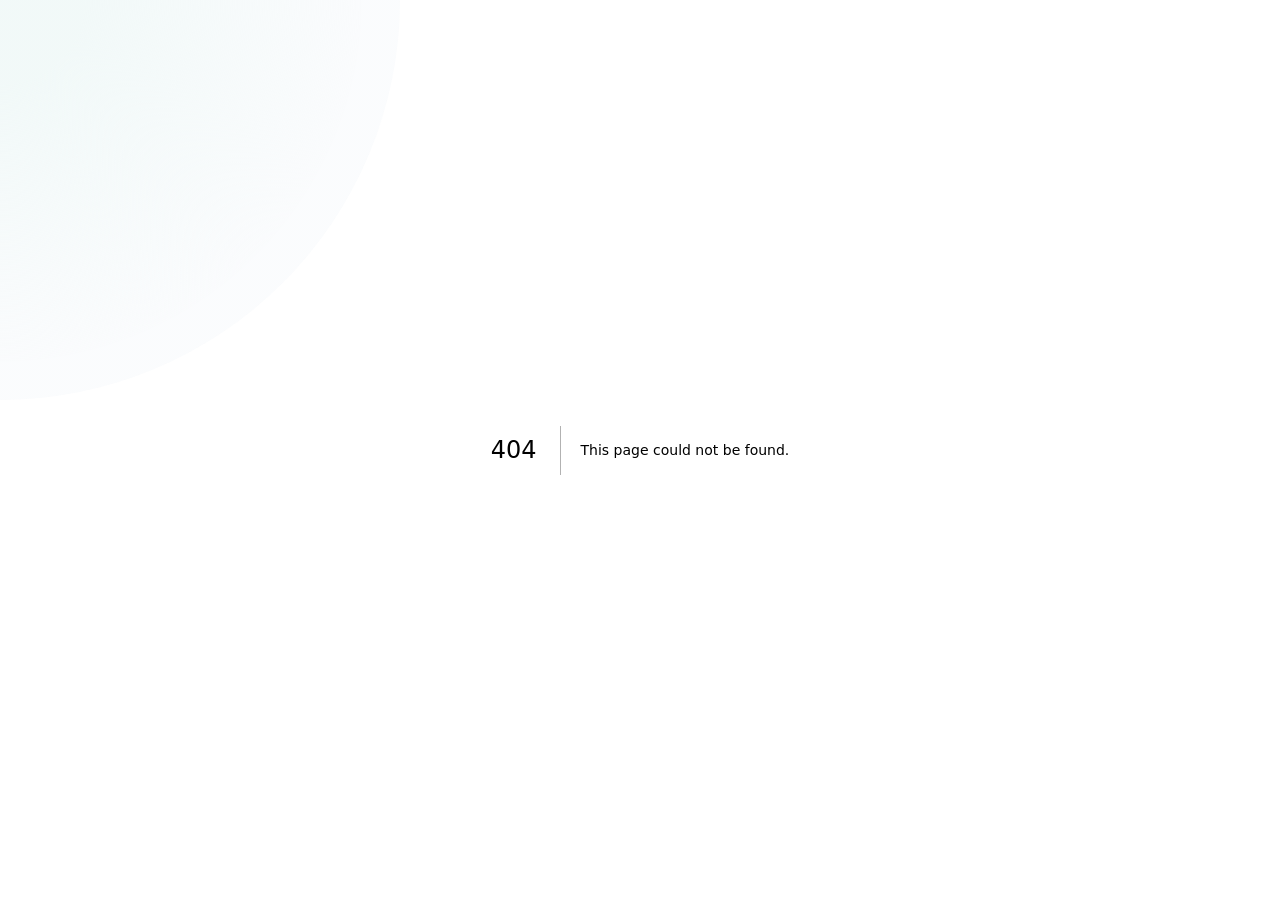
<file: 404/index.html>
<!DOCTYPE html><html lang="en" class="scroll-smooth"><head><meta charSet="utf-8"/><meta name="viewport" content="width=device-width, initial-scale=1"/><link rel="stylesheet" href="/_next/static/chunks/10o0k~7_5dis~.css" data-precedence="next"/><link rel="preload" as="script" fetchPriority="low" href="/_next/static/chunks/0b5fl25uwh5k8.js"/><script src="/_next/static/chunks/0tszvp5wpnn-t.js" async=""></script><script src="/_next/static/chunks/0tlb5_mn-zgq2.js" async=""></script><script src="/_next/static/chunks/0h4bq73pogmtb.js" async=""></script><script src="/_next/static/chunks/turbopack-0q5oo0g3xw_eq.js" async=""></script><script src="/_next/static/chunks/12linkzvlwq9z.js" async=""></script><script src="/_next/static/chunks/0d3shmwh5_nmn.js" async=""></script><meta name="robots" content="noindex"/><meta name="next-size-adjust" content=""/><title>404: This page could not be found.</title><title>Parteek Kumar | Senior Frontend Engineer | Portfolio</title><meta name="description" content="Senior Frontend Engineer with 7+ years of experience building scalable web applications and developer tools using React, TypeScript, Next.js, and GraphQL. Open source contributor and published researcher."/><meta name="author" content="Parteek Kumar"/><meta name="keywords" content="Senior Frontend Engineer,UI Engineer,React Developer,Next.js,TypeScript,GraphQL,Web Developer,Portfolio,Parteek Kumar,Cvent,Ciena"/><meta name="robots" content="index, follow"/><meta property="og:title" content="Parteek Kumar | Senior Frontend Engineer | Portfolio"/><meta property="og:description" content="Senior Frontend Engineer with 7+ years of experience building scalable web applications with React, TypeScript, Next.js, and GraphQL. Open source contributor and published researcher."/><meta property="og:url" content="https://portfolio-nextjs-eight-cyan.vercel.app/"/><meta property="og:site_name" content="Parteek Kumar Portfolio"/><meta property="og:locale" content="en_US"/><meta property="og:image" content="http://localhost:3000/images/logo.png"/><meta property="og:image:width" content="800"/><meta property="og:image:height" content="600"/><meta property="og:image:alt" content="Parteek Kumar Logo"/><meta property="og:type" content="website"/><meta name="twitter:card" content="summary_large_image"/><meta name="twitter:creator" content="@oberoi_parteek"/><meta name="twitter:title" content="Parteek Kumar | Senior Frontend Engineer | Portfolio"/><meta name="twitter:description" content="Senior Frontend Engineer with 7+ years of experience building scalable web applications with React, TypeScript, Next.js, and GraphQL."/><meta name="twitter:image" content="http://localhost:3000/images/logo.png"/><link rel="shortcut icon" href="/favicon.ico"/><link rel="icon" href="/icon.png"/><link rel="apple-touch-icon" href="/icon.png"/><script src="/_next/static/chunks/03~yq9q893hmn.js" noModule=""></script></head><body class="font-sans bricolage_grotesque_41550692-module__20uw4a__variable martian_mono_cac1e215-module__3S36aG__variable"><div hidden=""><!--$--><!--/$--></div><script>((a,b,c,d,e,f,g,h)=>{let i=document.documentElement,j=["light","dark"];function k(b){var c;(Array.isArray(a)?a:[a]).forEach(a=>{let c="class"===a,d=c&&f?e.map(a=>f[a]||a):e;c?(i.classList.remove(...d),i.classList.add(f&&f[b]?f[b]:b)):i.setAttribute(a,b)}),c=b,h&&j.includes(c)&&(i.style.colorScheme=c)}if(d)k(d);else try{let a=localStorage.getItem(b)||c,d=g&&"system"===a?window.matchMedia("(prefers-color-scheme: dark)").matches?"dark":"light":a;k(d)}catch(a){}})("data-theme","theme","system",null,["light","dark"],null,true,true)</script><div class="cursor-wrapper"><div class="cursor"></div></div><div><!-- 🎮 Psst... Do you know the Konami Code? (↑ ↑ ↓ ↓ ← → ← → B A) --></div><div style="font-family:system-ui,&quot;Segoe UI&quot;,Roboto,Helvetica,Arial,sans-serif,&quot;Apple Color Emoji&quot;,&quot;Segoe UI Emoji&quot;;height:100vh;text-align:center;display:flex;flex-direction:column;align-items:center;justify-content:center"><div><style>body{color:#000;background:#fff;margin:0}.next-error-h1{border-right:1px solid rgba(0,0,0,.3)}@media (prefers-color-scheme:dark){body{color:#fff;background:#000}.next-error-h1{border-right:1px solid rgba(255,255,255,.3)}}</style><h1 class="next-error-h1" style="display:inline-block;margin:0 20px 0 0;padding:0 23px 0 0;font-size:24px;font-weight:500;vertical-align:top;line-height:49px">404</h1><div style="display:inline-block"><h2 style="font-size:14px;font-weight:400;line-height:49px;margin:0">This page could not be found.</h2></div></div></div><!--$--><!--/$--><script src="/_next/static/chunks/0b5fl25uwh5k8.js" id="_R_" async=""></script><script>(self.__next_f=self.__next_f||[]).push([0])</script><script>self.__next_f.push([1,"1:\"$Sreact.fragment\"\n2:I[44636,[\"/_next/static/chunks/12linkzvlwq9z.js\",\"/_next/static/chunks/0d3shmwh5_nmn.js\"],\"ThemeProvider\"]\n3:I[43804,[\"/_next/static/chunks/12linkzvlwq9z.js\",\"/_next/static/chunks/0d3shmwh5_nmn.js\"],\"SettingsProvider\"]\n4:I[27059,[\"/_next/static/chunks/12linkzvlwq9z.js\",\"/_next/static/chunks/0d3shmwh5_nmn.js\"],\"default\"]\n5:I[47942,[\"/_next/static/chunks/12linkzvlwq9z.js\",\"/_next/static/chunks/0d3shmwh5_nmn.js\"],\"default\"]\n6:I[39756,[\"/_next/static/chunks/12linkzvlwq9z.js\",\"/_next/static/chunks/0d3shmwh5_nmn.js\"],\"default\"]\n7:I[37457,[\"/_next/static/chunks/12linkzvlwq9z.js\",\"/_next/static/chunks/0d3shmwh5_nmn.js\"],\"default\"]\n8:I[97367,[\"/_next/static/chunks/12linkzvlwq9z.js\",\"/_next/static/chunks/0d3shmwh5_nmn.js\"],\"OutletBoundary\"]\n9:\"$Sreact.suspense\"\nc:I[97367,[\"/_next/static/chunks/12linkzvlwq9z.js\",\"/_next/static/chunks/0d3shmwh5_nmn.js\"],\"ViewportBoundary\"]\ne:I[97367,[\"/_next/static/chunks/12linkzvlwq9z.js\",\"/_next/static/chunks/0d3shmwh5_nmn.js\"],\"MetadataBoundary\"]\n10:I[68027,[\"/_next/static/chunks/12linkzvlwq9z.js\",\"/_next/static/chunks/0d3shmwh5_nmn.js\"],\"default\",1]\n:HL[\"/_next/static/chunks/10o0k~7_5dis~.css\",\"style\"]\n"])</script><script>self.__next_f.push([1,"0:{\"P\":null,\"c\":[\"\",\"_not-found\",\"\"],\"q\":\"\",\"i\":false,\"f\":[[[\"\",{\"children\":[\"/_not-found\",{\"children\":[\"__PAGE__\",{}]}]},\"$undefined\",\"$undefined\",16],[[\"$\",\"$1\",\"c\",{\"children\":[[[\"$\",\"link\",\"0\",{\"rel\":\"stylesheet\",\"href\":\"/_next/static/chunks/10o0k~7_5dis~.css\",\"precedence\":\"next\",\"crossOrigin\":\"$undefined\",\"nonce\":\"$undefined\"}],[\"$\",\"script\",\"script-0\",{\"src\":\"/_next/static/chunks/12linkzvlwq9z.js\",\"async\":true,\"nonce\":\"$undefined\"}],[\"$\",\"script\",\"script-1\",{\"src\":\"/_next/static/chunks/0d3shmwh5_nmn.js\",\"async\":true,\"nonce\":\"$undefined\"}]],[\"$\",\"html\",null,{\"lang\":\"en\",\"className\":\"scroll-smooth\",\"suppressHydrationWarning\":true,\"children\":[\"$\",\"body\",null,{\"className\":\"font-sans bricolage_grotesque_41550692-module__20uw4a__variable martian_mono_cac1e215-module__3S36aG__variable\",\"children\":[\"$\",\"$L2\",null,{\"attribute\":\"data-theme\",\"defaultTheme\":\"system\",\"enableSystem\":true,\"children\":[\"$\",\"$L3\",null,{\"children\":[[\"$\",\"$L4\",null,{}],[\"$\",\"$L5\",null,{}],[\"$\",\"$L6\",null,{\"parallelRouterKey\":\"children\",\"error\":\"$undefined\",\"errorStyles\":\"$undefined\",\"errorScripts\":\"$undefined\",\"template\":[\"$\",\"$L7\",null,{}],\"templateStyles\":\"$undefined\",\"templateScripts\":\"$undefined\",\"notFound\":[[[\"$\",\"title\",null,{\"children\":\"404: This page could not be found.\"}],[\"$\",\"div\",null,{\"style\":{\"fontFamily\":\"system-ui,\\\"Segoe UI\\\",Roboto,Helvetica,Arial,sans-serif,\\\"Apple Color Emoji\\\",\\\"Segoe UI Emoji\\\"\",\"height\":\"100vh\",\"textAlign\":\"center\",\"display\":\"flex\",\"flexDirection\":\"column\",\"alignItems\":\"center\",\"justifyContent\":\"center\"},\"children\":[\"$\",\"div\",null,{\"children\":[[\"$\",\"style\",null,{\"dangerouslySetInnerHTML\":{\"__html\":\"body{color:#000;background:#fff;margin:0}.next-error-h1{border-right:1px solid rgba(0,0,0,.3)}@media (prefers-color-scheme:dark){body{color:#fff;background:#000}.next-error-h1{border-right:1px solid rgba(255,255,255,.3)}}\"}}],[\"$\",\"h1\",null,{\"className\":\"next-error-h1\",\"style\":{\"display\":\"inline-block\",\"margin\":\"0 20px 0 0\",\"padding\":\"0 23px 0 0\",\"fontSize\":24,\"fontWeight\":500,\"verticalAlign\":\"top\",\"lineHeight\":\"49px\"},\"children\":404}],[\"$\",\"div\",null,{\"style\":{\"display\":\"inline-block\"},\"children\":[\"$\",\"h2\",null,{\"style\":{\"fontSize\":14,\"fontWeight\":400,\"lineHeight\":\"49px\",\"margin\":0},\"children\":\"This page could not be found.\"}]}]]}]}]],[]],\"forbidden\":\"$undefined\",\"unauthorized\":\"$undefined\"}]]}]}]}]}]]}],{\"children\":[[\"$\",\"$1\",\"c\",{\"children\":[null,[\"$\",\"$L6\",null,{\"parallelRouterKey\":\"children\",\"error\":\"$undefined\",\"errorStyles\":\"$undefined\",\"errorScripts\":\"$undefined\",\"template\":[\"$\",\"$L7\",null,{}],\"templateStyles\":\"$undefined\",\"templateScripts\":\"$undefined\",\"notFound\":\"$undefined\",\"forbidden\":\"$undefined\",\"unauthorized\":\"$undefined\"}]]}],{\"children\":[[\"$\",\"$1\",\"c\",{\"children\":[[[\"$\",\"title\",null,{\"children\":\"404: This page could not be found.\"}],[\"$\",\"div\",null,{\"style\":\"$0:f:0:1:0:props:children:1:props:children:props:children:props:children:props:children:2:props:notFound:0:1:props:style\",\"children\":[\"$\",\"div\",null,{\"children\":[[\"$\",\"style\",null,{\"dangerouslySetInnerHTML\":{\"__html\":\"body{color:#000;background:#fff;margin:0}.next-error-h1{border-right:1px solid rgba(0,0,0,.3)}@media (prefers-color-scheme:dark){body{color:#fff;background:#000}.next-error-h1{border-right:1px solid rgba(255,255,255,.3)}}\"}}],[\"$\",\"h1\",null,{\"className\":\"next-error-h1\",\"style\":\"$0:f:0:1:0:props:children:1:props:children:props:children:props:children:props:children:2:props:notFound:0:1:props:children:props:children:1:props:style\",\"children\":404}],[\"$\",\"div\",null,{\"style\":\"$0:f:0:1:0:props:children:1:props:children:props:children:props:children:props:children:2:props:notFound:0:1:props:children:props:children:2:props:style\",\"children\":[\"$\",\"h2\",null,{\"style\":\"$0:f:0:1:0:props:children:1:props:children:props:children:props:children:props:children:2:props:notFound:0:1:props:children:props:children:2:props:children:props:style\",\"children\":\"This page could not be found.\"}]}]]}]}]],null,[\"$\",\"$L8\",null,{\"children\":[\"$\",\"$9\",null,{\"name\":\"Next.MetadataOutlet\",\"children\":\"$@a\"}]}]]}],{},null,false,null]},null,false,\"$@b\"]},null,false,null],[\"$\",\"$1\",\"h\",{\"children\":[[\"$\",\"meta\",null,{\"name\":\"robots\",\"content\":\"noindex\"}],[\"$\",\"$Lc\",null,{\"children\":\"$Ld\"}],[\"$\",\"div\",null,{\"hidden\":true,\"children\":[\"$\",\"$Le\",null,{\"children\":[\"$\",\"$9\",null,{\"name\":\"Next.Metadata\",\"children\":\"$Lf\"}]}]}],[\"$\",\"meta\",null,{\"name\":\"next-size-adjust\",\"content\":\"\"}]]}],false]],\"m\":\"$undefined\",\"G\":[\"$10\",[[\"$\",\"link\",\"0\",{\"rel\":\"stylesheet\",\"href\":\"/_next/static/chunks/10o0k~7_5dis~.css\",\"precedence\":\"next\",\"crossOrigin\":\"$undefined\",\"nonce\":\"$undefined\"}]]],\"S\":true,\"h\":null,\"s\":\"$undefined\",\"l\":\"$undefined\",\"p\":\"$undefined\",\"d\":\"$undefined\",\"b\":\"djauUv-bZXph3tdV5ayMW\"}\n"])</script><script>self.__next_f.push([1,"11:[]\nb:\"$W11\"\n"])</script><script>self.__next_f.push([1,"d:[[\"$\",\"meta\",\"0\",{\"charSet\":\"utf-8\"}],[\"$\",\"meta\",\"1\",{\"name\":\"viewport\",\"content\":\"width=device-width, initial-scale=1\"}]]\n"])</script><script>self.__next_f.push([1,"12:I[27201,[\"/_next/static/chunks/12linkzvlwq9z.js\",\"/_next/static/chunks/0d3shmwh5_nmn.js\"],\"IconMark\"]\na:null\n"])</script><script>self.__next_f.push([1,"f:[[\"$\",\"title\",\"0\",{\"children\":\"Parteek Kumar | Senior Frontend Engineer | Portfolio\"}],[\"$\",\"meta\",\"1\",{\"name\":\"description\",\"content\":\"Senior Frontend Engineer with 7+ years of experience building scalable web applications and developer tools using React, TypeScript, Next.js, and GraphQL. Open source contributor and published researcher.\"}],[\"$\",\"meta\",\"2\",{\"name\":\"author\",\"content\":\"Parteek Kumar\"}],[\"$\",\"meta\",\"3\",{\"name\":\"keywords\",\"content\":\"Senior Frontend Engineer,UI Engineer,React Developer,Next.js,TypeScript,GraphQL,Web Developer,Portfolio,Parteek Kumar,Cvent,Ciena\"}],[\"$\",\"meta\",\"4\",{\"name\":\"robots\",\"content\":\"index, follow\"}],[\"$\",\"meta\",\"5\",{\"property\":\"og:title\",\"content\":\"Parteek Kumar | Senior Frontend Engineer | Portfolio\"}],[\"$\",\"meta\",\"6\",{\"property\":\"og:description\",\"content\":\"Senior Frontend Engineer with 7+ years of experience building scalable web applications with React, TypeScript, Next.js, and GraphQL. Open source contributor and published researcher.\"}],[\"$\",\"meta\",\"7\",{\"property\":\"og:url\",\"content\":\"https://portfolio-nextjs-eight-cyan.vercel.app/\"}],[\"$\",\"meta\",\"8\",{\"property\":\"og:site_name\",\"content\":\"Parteek Kumar Portfolio\"}],[\"$\",\"meta\",\"9\",{\"property\":\"og:locale\",\"content\":\"en_US\"}],[\"$\",\"meta\",\"10\",{\"property\":\"og:image\",\"content\":\"http://localhost:3000/images/logo.png\"}],[\"$\",\"meta\",\"11\",{\"property\":\"og:image:width\",\"content\":\"800\"}],[\"$\",\"meta\",\"12\",{\"property\":\"og:image:height\",\"content\":\"600\"}],[\"$\",\"meta\",\"13\",{\"property\":\"og:image:alt\",\"content\":\"Parteek Kumar Logo\"}],[\"$\",\"meta\",\"14\",{\"property\":\"og:type\",\"content\":\"website\"}],[\"$\",\"meta\",\"15\",{\"name\":\"twitter:card\",\"content\":\"summary_large_image\"}],[\"$\",\"meta\",\"16\",{\"name\":\"twitter:creator\",\"content\":\"@oberoi_parteek\"}],[\"$\",\"meta\",\"17\",{\"name\":\"twitter:title\",\"content\":\"Parteek Kumar | Senior Frontend Engineer | Portfolio\"}],[\"$\",\"meta\",\"18\",{\"name\":\"twitter:description\",\"content\":\"Senior Frontend Engineer with 7+ years of experience building scalable web applications with React, TypeScript, Next.js, and GraphQL.\"}],[\"$\",\"meta\",\"19\",{\"name\":\"twitter:image\",\"content\":\"http://localhost:3000/images/logo.png\"}],[\"$\",\"link\",\"20\",{\"rel\":\"shortcut icon\",\"href\":\"/favicon.ico\"}],[\"$\",\"link\",\"21\",{\"rel\":\"icon\",\"href\":\"/icon.png\"}],[\"$\",\"link\",\"22\",{\"rel\":\"apple-touch-icon\",\"href\":\"/icon.png\"}],[\"$\",\"$L12\",\"23\",{}]]\n"])</script></body></html>
</file>
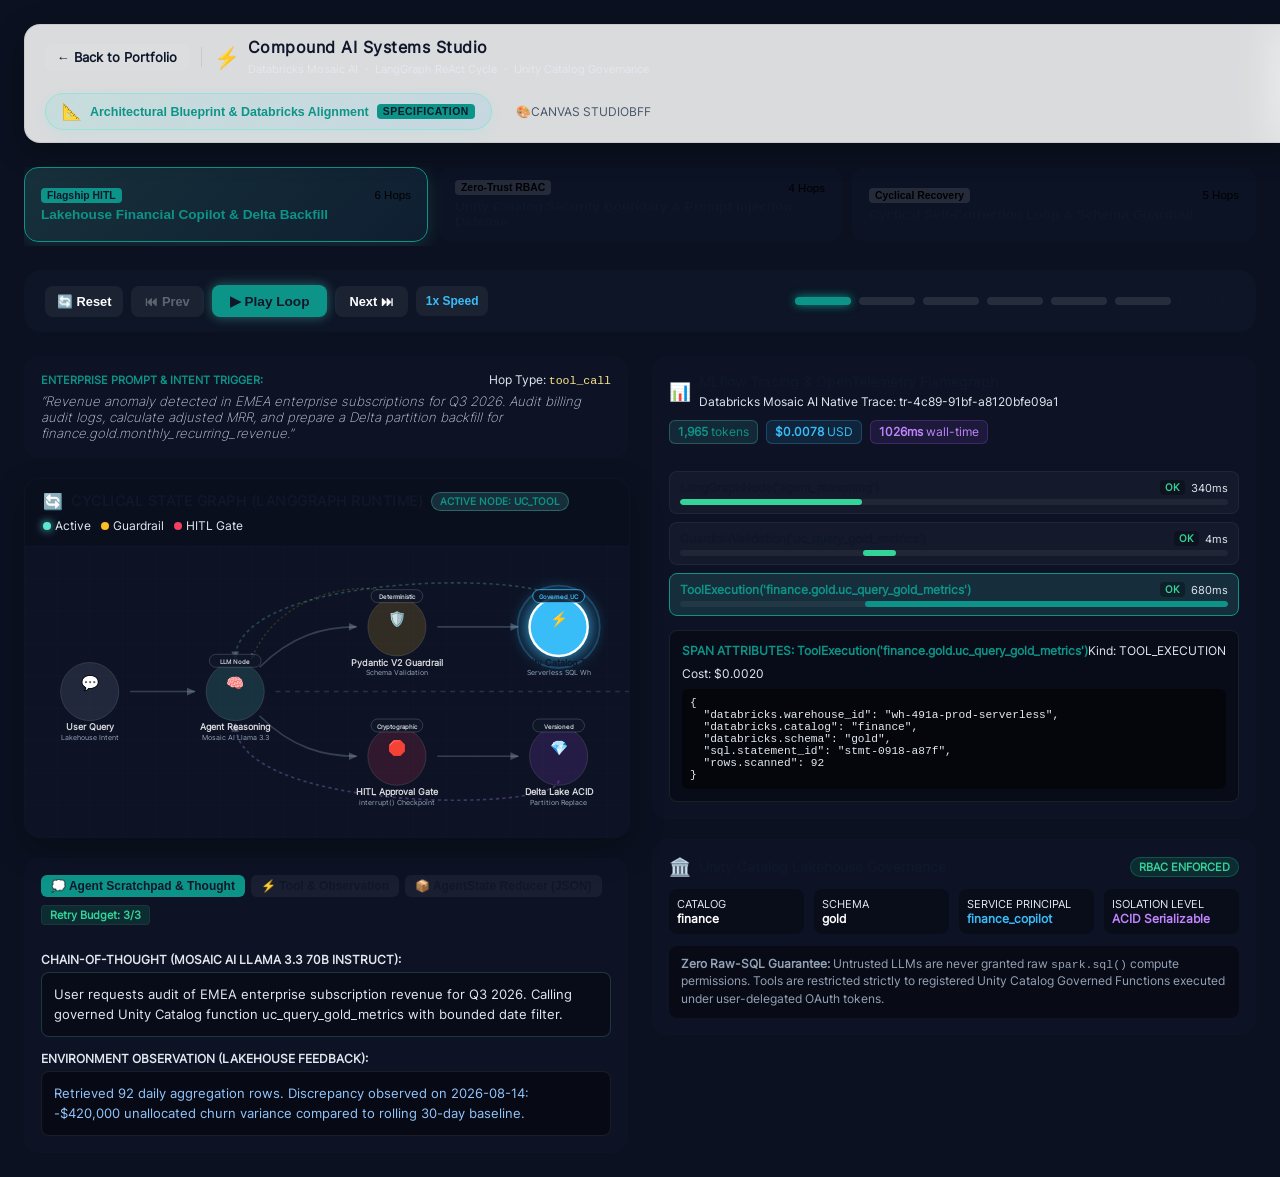
<file: agent-studio/index.html>
<!DOCTYPE html><html lang="en" class="scroll-smooth"><head><meta charSet="utf-8"/><meta name="viewport" content="width=device-width, initial-scale=1"/><link rel="preload" href="/_next/static/media/017d9bea37084d9b-s.p.179.vsfvxa6t5.woff2" as="font" crossorigin="" type="font/woff2"/><link rel="preload" href="/_next/static/media/ee9d8ff0751135e3-s.p.0clq22uw0kgh5.woff2" as="font" crossorigin="" type="font/woff2"/><link rel="stylesheet" href="/_next/static/chunks/10o0k~7_5dis~.css" data-precedence="next"/><link rel="preload" as="script" fetchPriority="low" href="/_next/static/chunks/0b5fl25uwh5k8.js"/><script src="/_next/static/chunks/0tszvp5wpnn-t.js" async=""></script><script src="/_next/static/chunks/0tlb5_mn-zgq2.js" async=""></script><script src="/_next/static/chunks/0h4bq73pogmtb.js" async=""></script><script src="/_next/static/chunks/turbopack-0q5oo0g3xw_eq.js" async=""></script><script src="/_next/static/chunks/12linkzvlwq9z.js" async=""></script><script src="/_next/static/chunks/0d3shmwh5_nmn.js" async=""></script><script src="/_next/static/chunks/0d1xfp-_xyd~v.js" async=""></script><meta name="next-size-adjust" content=""/><title>Compound AI Systems: Mosaic AI &amp; LangGraph Agent Studio | Parteek Kumar</title><meta name="description" content="Interactive Databricks Mosaic AI &amp; LangGraph agent studio demonstrating cyclical ReAct state machines, MLflow tracing flamegraphs, Unity Catalog governance, and cryptographic Human-In-The-Loop (HITL) Delta Lake partition backfills."/><meta name="author" content="Parteek Kumar"/><meta name="keywords" content="Senior Frontend Engineer,UI Engineer,React Developer,Next.js,TypeScript,GraphQL,Web Developer,Portfolio,Parteek Kumar,Cvent,Ciena"/><meta name="robots" content="index, follow"/><meta property="og:title" content="Compound AI Systems: Mosaic AI &amp; LangGraph Agent Studio | Parteek Kumar"/><meta property="og:description" content="Interactive Databricks Mosaic AI &amp; LangGraph agent studio demonstrating cyclical ReAct loops, MLflow tracing flamegraphs, and Unity Catalog governance."/><meta name="twitter:card" content="summary_large_image"/><meta name="twitter:creator" content="@oberoi_parteek"/><meta name="twitter:title" content="Parteek Kumar | Senior Frontend Engineer | Portfolio"/><meta name="twitter:description" content="Senior Frontend Engineer with 7+ years of experience building scalable web applications with React, TypeScript, Next.js, and GraphQL."/><meta name="twitter:image" content="http://localhost:3000/images/logo.png"/><link rel="shortcut icon" href="/favicon.ico"/><link rel="icon" href="/icon.png"/><link rel="apple-touch-icon" href="/icon.png"/><script src="/_next/static/chunks/03~yq9q893hmn.js" noModule=""></script></head><body class="font-sans bricolage_grotesque_41550692-module__20uw4a__variable martian_mono_cac1e215-module__3S36aG__variable"><div hidden=""><!--$--><!--/$--></div><script>((a,b,c,d,e,f,g,h)=>{let i=document.documentElement,j=["light","dark"];function k(b){var c;(Array.isArray(a)?a:[a]).forEach(a=>{let c="class"===a,d=c&&f?e.map(a=>f[a]||a):e;c?(i.classList.remove(...d),i.classList.add(f&&f[b]?f[b]:b)):i.setAttribute(a,b)}),c=b,h&&j.includes(c)&&(i.style.colorScheme=c)}if(d)k(d);else try{let a=localStorage.getItem(b)||c,d=g&&"system"===a?window.matchMedia("(prefers-color-scheme: dark)").matches?"dark":"light":a;k(d)}catch(a){}})("data-theme","theme","system",null,["light","dark"],null,true,true)</script><div class="cursor-wrapper"><div class="cursor"></div></div><div><!-- 🎮 Psst... Do you know the Konami Code? (↑ ↑ ↓ ↓ ← → ← → B A) --></div><!--$!--><template data-dgst="BAILOUT_TO_CLIENT_SIDE_RENDERING"></template><div style="min-height:100vh;background:var(--color-bg, #0B1120);color:var(--text-color, #E2E8F0);padding:1.5rem;display:flex;flex-direction:column;gap:1.5rem"><div style="height:64px;border-radius:16px;background:rgba(255, 255, 255, 0.05);animation:pulse 2s cubic-bezier(0.4, 0, 0.6, 1) infinite"></div><div style="display:flex;gap:10px"><div style="flex:1;height:72px;border-radius:14px;background:rgba(255, 255, 255, 0.04);animation:pulse 2s cubic-bezier(0.4, 0, 0.6, 1) infinite"></div><div style="flex:1;height:72px;border-radius:14px;background:rgba(255, 255, 255, 0.04);animation:pulse 2s cubic-bezier(0.4, 0, 0.6, 1) infinite"></div><div style="flex:1;height:72px;border-radius:14px;background:rgba(255, 255, 255, 0.04);animation:pulse 2s cubic-bezier(0.4, 0, 0.6, 1) infinite"></div></div><div style="height:56px;border-radius:16px;background:rgba(255, 255, 255, 0.04);animation:pulse 2s cubic-bezier(0.4, 0, 0.6, 1) infinite"></div><div style="display:grid;grid-template-columns:repeat(auto-fit, minmax(400px, 1fr));gap:1.5rem"><div style="height:420px;border-radius:16px;background:rgba(255, 255, 255, 0.03);animation:pulse 2s cubic-bezier(0.4, 0, 0.6, 1) infinite"></div><div style="height:420px;border-radius:16px;background:rgba(255, 255, 255, 0.03);animation:pulse 2s cubic-bezier(0.4, 0, 0.6, 1) infinite"></div></div></div><!--/$--><!--$--><!--/$--><script src="/_next/static/chunks/0b5fl25uwh5k8.js" id="_R_" async=""></script><script>(self.__next_f=self.__next_f||[]).push([0])</script><script>self.__next_f.push([1,"1:\"$Sreact.fragment\"\n2:I[44636,[\"/_next/static/chunks/12linkzvlwq9z.js\",\"/_next/static/chunks/0d3shmwh5_nmn.js\"],\"ThemeProvider\"]\n3:I[43804,[\"/_next/static/chunks/12linkzvlwq9z.js\",\"/_next/static/chunks/0d3shmwh5_nmn.js\"],\"SettingsProvider\"]\n4:I[27059,[\"/_next/static/chunks/12linkzvlwq9z.js\",\"/_next/static/chunks/0d3shmwh5_nmn.js\"],\"default\"]\n5:I[47942,[\"/_next/static/chunks/12linkzvlwq9z.js\",\"/_next/static/chunks/0d3shmwh5_nmn.js\"],\"default\"]\n6:I[39756,[\"/_next/static/chunks/12linkzvlwq9z.js\",\"/_next/static/chunks/0d3shmwh5_nmn.js\"],\"default\"]\n7:I[37457,[\"/_next/static/chunks/12linkzvlwq9z.js\",\"/_next/static/chunks/0d3shmwh5_nmn.js\"],\"default\"]\n8:I[88057,[\"/_next/static/chunks/12linkzvlwq9z.js\",\"/_next/static/chunks/0d3shmwh5_nmn.js\",\"/_next/static/chunks/0d1xfp-_xyd~v.js\"],\"default\"]\n9:I[97367,[\"/_next/static/chunks/12linkzvlwq9z.js\",\"/_next/static/chunks/0d3shmwh5_nmn.js\"],\"OutletBoundary\"]\na:\"$Sreact.suspense\"\nd:I[97367,[\"/_next/static/chunks/12linkzvlwq9z.js\",\"/_next/static/chunks/0d3shmwh5_nmn.js\"],\"ViewportBoundary\"]\nf:I[97367,[\"/_next/static/chunks/12linkzvlwq9z.js\",\"/_next/static/chunks/0d3shmwh5_nmn.js\"],\"MetadataBoundary\"]\n11:I[68027,[\"/_next/static/chunks/12linkzvlwq9z.js\",\"/_next/static/chunks/0d3shmwh5_nmn.js\"],\"default\",1]\n:HL[\"/_next/static/chunks/10o0k~7_5dis~.css\",\"style\"]\n:HL[\"/_next/static/media/017d9bea37084d9b-s.p.179.vsfvxa6t5.woff2\",\"font\",{\"crossOrigin\":\"\",\"type\":\"font/woff2\"}]\n:HL[\"/_next/static/media/ee9d8ff0751135e3-s.p.0clq22uw0kgh5.woff2\",\"font\",{\"crossOrigin\":\"\",\"type\":\"font/woff2\"}]\n"])</script><script>self.__next_f.push([1,"0:{\"P\":null,\"c\":[\"\",\"agent-studio\",\"\"],\"q\":\"\",\"i\":false,\"f\":[[[\"\",{\"children\":[\"agent-studio\",{\"children\":[\"__PAGE__\",{}]}]},\"$undefined\",\"$undefined\",16],[[\"$\",\"$1\",\"c\",{\"children\":[[[\"$\",\"link\",\"0\",{\"rel\":\"stylesheet\",\"href\":\"/_next/static/chunks/10o0k~7_5dis~.css\",\"precedence\":\"next\",\"crossOrigin\":\"$undefined\",\"nonce\":\"$undefined\"}],[\"$\",\"script\",\"script-0\",{\"src\":\"/_next/static/chunks/12linkzvlwq9z.js\",\"async\":true,\"nonce\":\"$undefined\"}],[\"$\",\"script\",\"script-1\",{\"src\":\"/_next/static/chunks/0d3shmwh5_nmn.js\",\"async\":true,\"nonce\":\"$undefined\"}]],[\"$\",\"html\",null,{\"lang\":\"en\",\"className\":\"scroll-smooth\",\"suppressHydrationWarning\":true,\"children\":[\"$\",\"body\",null,{\"className\":\"font-sans bricolage_grotesque_41550692-module__20uw4a__variable martian_mono_cac1e215-module__3S36aG__variable\",\"children\":[\"$\",\"$L2\",null,{\"attribute\":\"data-theme\",\"defaultTheme\":\"system\",\"enableSystem\":true,\"children\":[\"$\",\"$L3\",null,{\"children\":[[\"$\",\"$L4\",null,{}],[\"$\",\"$L5\",null,{}],[\"$\",\"$L6\",null,{\"parallelRouterKey\":\"children\",\"error\":\"$undefined\",\"errorStyles\":\"$undefined\",\"errorScripts\":\"$undefined\",\"template\":[\"$\",\"$L7\",null,{}],\"templateStyles\":\"$undefined\",\"templateScripts\":\"$undefined\",\"notFound\":[[[\"$\",\"title\",null,{\"children\":\"404: This page could not be found.\"}],[\"$\",\"div\",null,{\"style\":{\"fontFamily\":\"system-ui,\\\"Segoe UI\\\",Roboto,Helvetica,Arial,sans-serif,\\\"Apple Color Emoji\\\",\\\"Segoe UI Emoji\\\"\",\"height\":\"100vh\",\"textAlign\":\"center\",\"display\":\"flex\",\"flexDirection\":\"column\",\"alignItems\":\"center\",\"justifyContent\":\"center\"},\"children\":[\"$\",\"div\",null,{\"children\":[[\"$\",\"style\",null,{\"dangerouslySetInnerHTML\":{\"__html\":\"body{color:#000;background:#fff;margin:0}.next-error-h1{border-right:1px solid rgba(0,0,0,.3)}@media (prefers-color-scheme:dark){body{color:#fff;background:#000}.next-error-h1{border-right:1px solid rgba(255,255,255,.3)}}\"}}],[\"$\",\"h1\",null,{\"className\":\"next-error-h1\",\"style\":{\"display\":\"inline-block\",\"margin\":\"0 20px 0 0\",\"padding\":\"0 23px 0 0\",\"fontSize\":24,\"fontWeight\":500,\"verticalAlign\":\"top\",\"lineHeight\":\"49px\"},\"children\":404}],[\"$\",\"div\",null,{\"style\":{\"display\":\"inline-block\"},\"children\":[\"$\",\"h2\",null,{\"style\":{\"fontSize\":14,\"fontWeight\":400,\"lineHeight\":\"49px\",\"margin\":0},\"children\":\"This page could not be found.\"}]}]]}]}]],[]],\"forbidden\":\"$undefined\",\"unauthorized\":\"$undefined\"}]]}]}]}]}]]}],{\"children\":[[\"$\",\"$1\",\"c\",{\"children\":[null,[\"$\",\"$L6\",null,{\"parallelRouterKey\":\"children\",\"error\":\"$undefined\",\"errorStyles\":\"$undefined\",\"errorScripts\":\"$undefined\",\"template\":[\"$\",\"$L7\",null,{}],\"templateStyles\":\"$undefined\",\"templateScripts\":\"$undefined\",\"notFound\":\"$undefined\",\"forbidden\":\"$undefined\",\"unauthorized\":\"$undefined\"}]]}],{\"children\":[[\"$\",\"$1\",\"c\",{\"children\":[[\"$\",\"$L8\",null,{}],[[\"$\",\"script\",\"script-0\",{\"src\":\"/_next/static/chunks/0d1xfp-_xyd~v.js\",\"async\":true,\"nonce\":\"$undefined\"}]],[\"$\",\"$L9\",null,{\"children\":[\"$\",\"$a\",null,{\"name\":\"Next.MetadataOutlet\",\"children\":\"$@b\"}]}]]}],{},null,false,null]},null,false,\"$@c\"]},null,false,null],[\"$\",\"$1\",\"h\",{\"children\":[null,[\"$\",\"$Ld\",null,{\"children\":\"$Le\"}],[\"$\",\"div\",null,{\"hidden\":true,\"children\":[\"$\",\"$Lf\",null,{\"children\":[\"$\",\"$a\",null,{\"name\":\"Next.Metadata\",\"children\":\"$L10\"}]}]}],[\"$\",\"meta\",null,{\"name\":\"next-size-adjust\",\"content\":\"\"}]]}],false]],\"m\":\"$undefined\",\"G\":[\"$11\",[[\"$\",\"link\",\"0\",{\"rel\":\"stylesheet\",\"href\":\"/_next/static/chunks/10o0k~7_5dis~.css\",\"precedence\":\"next\",\"crossOrigin\":\"$undefined\",\"nonce\":\"$undefined\"}]]],\"S\":true,\"h\":null,\"s\":\"$undefined\",\"l\":\"$undefined\",\"p\":\"$undefined\",\"d\":\"$undefined\",\"b\":\"djauUv-bZXph3tdV5ayMW\"}\n"])</script><script>self.__next_f.push([1,"12:[]\nc:\"$W12\"\n"])</script><script>self.__next_f.push([1,"e:[[\"$\",\"meta\",\"0\",{\"charSet\":\"utf-8\"}],[\"$\",\"meta\",\"1\",{\"name\":\"viewport\",\"content\":\"width=device-width, initial-scale=1\"}]]\n"])</script><script>self.__next_f.push([1,"13:I[27201,[\"/_next/static/chunks/12linkzvlwq9z.js\",\"/_next/static/chunks/0d3shmwh5_nmn.js\"],\"IconMark\"]\nb:null\n"])</script><script>self.__next_f.push([1,"10:[[\"$\",\"title\",\"0\",{\"children\":\"Compound AI Systems: Mosaic AI \u0026 LangGraph Agent Studio | Parteek Kumar\"}],[\"$\",\"meta\",\"1\",{\"name\":\"description\",\"content\":\"Interactive Databricks Mosaic AI \u0026 LangGraph agent studio demonstrating cyclical ReAct state machines, MLflow tracing flamegraphs, Unity Catalog governance, and cryptographic Human-In-The-Loop (HITL) Delta Lake partition backfills.\"}],[\"$\",\"meta\",\"2\",{\"name\":\"author\",\"content\":\"Parteek Kumar\"}],[\"$\",\"meta\",\"3\",{\"name\":\"keywords\",\"content\":\"Senior Frontend Engineer,UI Engineer,React Developer,Next.js,TypeScript,GraphQL,Web Developer,Portfolio,Parteek Kumar,Cvent,Ciena\"}],[\"$\",\"meta\",\"4\",{\"name\":\"robots\",\"content\":\"index, follow\"}],[\"$\",\"meta\",\"5\",{\"property\":\"og:title\",\"content\":\"Compound AI Systems: Mosaic AI \u0026 LangGraph Agent Studio | Parteek Kumar\"}],[\"$\",\"meta\",\"6\",{\"property\":\"og:description\",\"content\":\"Interactive Databricks Mosaic AI \u0026 LangGraph agent studio demonstrating cyclical ReAct loops, MLflow tracing flamegraphs, and Unity Catalog governance.\"}],[\"$\",\"meta\",\"7\",{\"name\":\"twitter:card\",\"content\":\"summary_large_image\"}],[\"$\",\"meta\",\"8\",{\"name\":\"twitter:creator\",\"content\":\"@oberoi_parteek\"}],[\"$\",\"meta\",\"9\",{\"name\":\"twitter:title\",\"content\":\"Parteek Kumar | Senior Frontend Engineer | Portfolio\"}],[\"$\",\"meta\",\"10\",{\"name\":\"twitter:description\",\"content\":\"Senior Frontend Engineer with 7+ years of experience building scalable web applications with React, TypeScript, Next.js, and GraphQL.\"}],[\"$\",\"meta\",\"11\",{\"name\":\"twitter:image\",\"content\":\"http://localhost:3000/images/logo.png\"}],[\"$\",\"link\",\"12\",{\"rel\":\"shortcut icon\",\"href\":\"/favicon.ico\"}],[\"$\",\"link\",\"13\",{\"rel\":\"icon\",\"href\":\"/icon.png\"}],[\"$\",\"link\",\"14\",{\"rel\":\"apple-touch-icon\",\"href\":\"/icon.png\"}],[\"$\",\"$L13\",\"15\",{}]]\n"])</script></body></html>
</file>
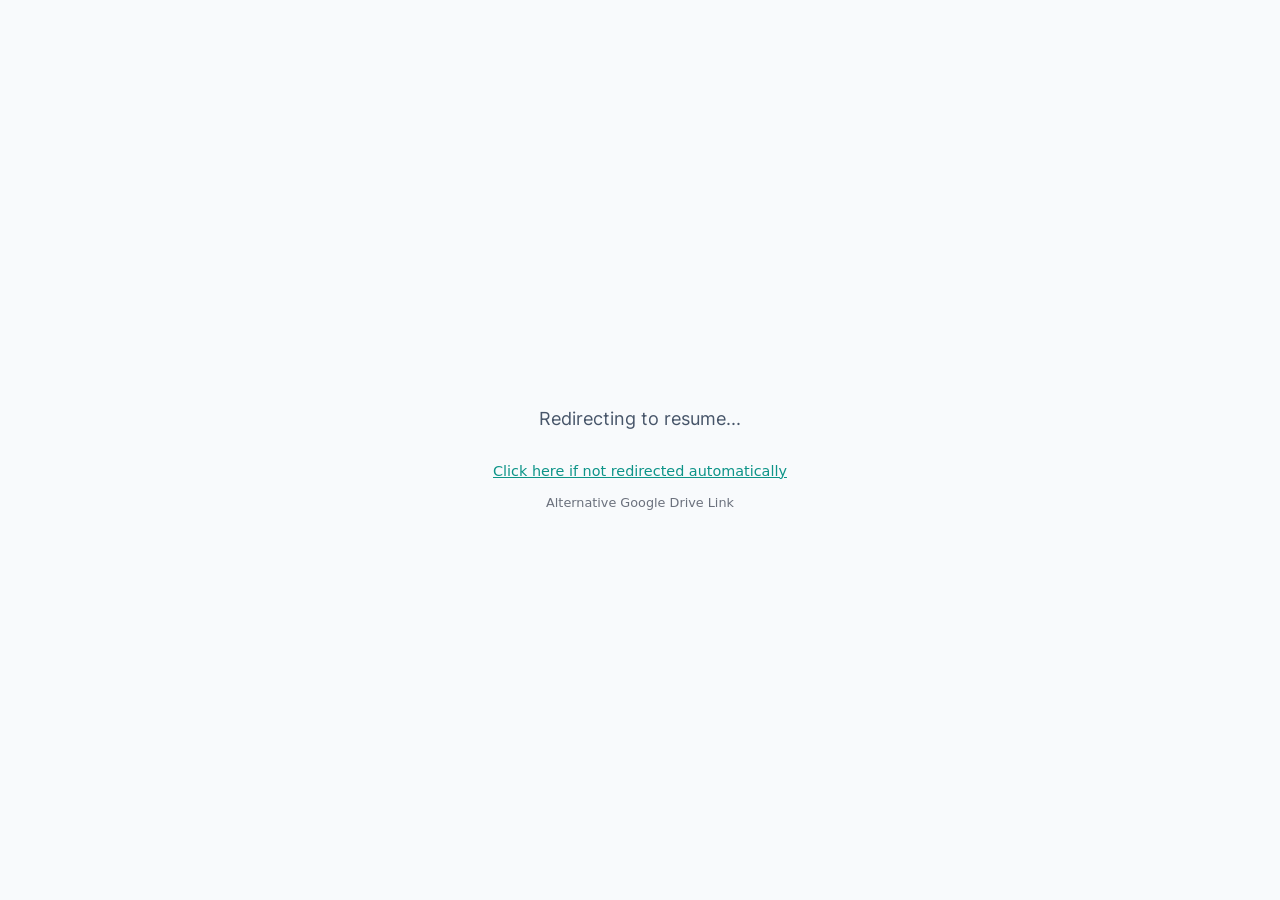
<file: r/index.html>
<!DOCTYPE html><html lang="en" class="scroll-smooth"><head><meta charSet="utf-8"/><meta name="viewport" content="width=device-width, initial-scale=1"/><link rel="preload" href="/_next/static/media/017d9bea37084d9b-s.p.179.vsfvxa6t5.woff2" as="font" crossorigin="" type="font/woff2"/><link rel="preload" href="/_next/static/media/ee9d8ff0751135e3-s.p.0clq22uw0kgh5.woff2" as="font" crossorigin="" type="font/woff2"/><link rel="stylesheet" href="/_next/static/chunks/10o0k~7_5dis~.css" data-precedence="next"/><link rel="preload" as="script" fetchPriority="low" href="/_next/static/chunks/0b5fl25uwh5k8.js"/><script src="/_next/static/chunks/0tszvp5wpnn-t.js" async=""></script><script src="/_next/static/chunks/0tlb5_mn-zgq2.js" async=""></script><script src="/_next/static/chunks/0h4bq73pogmtb.js" async=""></script><script src="/_next/static/chunks/turbopack-0q5oo0g3xw_eq.js" async=""></script><script src="/_next/static/chunks/12linkzvlwq9z.js" async=""></script><script src="/_next/static/chunks/0d3shmwh5_nmn.js" async=""></script><script src="/_next/static/chunks/0jlw5hd.xmwhf.js" async=""></script><meta name="next-size-adjust" content=""/><title>Parteek Kumar | Senior Frontend Engineer | Portfolio</title><meta name="description" content="Senior Frontend Engineer with 7+ years of experience building scalable web applications and developer tools using React, TypeScript, Next.js, and GraphQL. Open source contributor and published researcher."/><meta name="author" content="Parteek Kumar"/><meta name="keywords" content="Senior Frontend Engineer,UI Engineer,React Developer,Next.js,TypeScript,GraphQL,Web Developer,Portfolio,Parteek Kumar,Cvent,Ciena"/><meta name="robots" content="index, follow"/><meta property="og:title" content="Parteek Kumar | Senior Frontend Engineer | Portfolio"/><meta property="og:description" content="Senior Frontend Engineer with 7+ years of experience building scalable web applications with React, TypeScript, Next.js, and GraphQL. Open source contributor and published researcher."/><meta property="og:url" content="https://portfolio-nextjs-eight-cyan.vercel.app/"/><meta property="og:site_name" content="Parteek Kumar Portfolio"/><meta property="og:locale" content="en_US"/><meta property="og:image" content="http://localhost:3000/images/logo.png"/><meta property="og:image:width" content="800"/><meta property="og:image:height" content="600"/><meta property="og:image:alt" content="Parteek Kumar Logo"/><meta property="og:type" content="website"/><meta name="twitter:card" content="summary_large_image"/><meta name="twitter:creator" content="@oberoi_parteek"/><meta name="twitter:title" content="Parteek Kumar | Senior Frontend Engineer | Portfolio"/><meta name="twitter:description" content="Senior Frontend Engineer with 7+ years of experience building scalable web applications with React, TypeScript, Next.js, and GraphQL."/><meta name="twitter:image" content="http://localhost:3000/images/logo.png"/><link rel="shortcut icon" href="/favicon.ico"/><link rel="icon" href="/icon.png"/><link rel="apple-touch-icon" href="/icon.png"/><script src="/_next/static/chunks/03~yq9q893hmn.js" noModule=""></script></head><body class="font-sans bricolage_grotesque_41550692-module__20uw4a__variable martian_mono_cac1e215-module__3S36aG__variable"><div hidden=""><!--$--><!--/$--></div><script>((a,b,c,d,e,f,g,h)=>{let i=document.documentElement,j=["light","dark"];function k(b){var c;(Array.isArray(a)?a:[a]).forEach(a=>{let c="class"===a,d=c&&f?e.map(a=>f[a]||a):e;c?(i.classList.remove(...d),i.classList.add(f&&f[b]?f[b]:b)):i.setAttribute(a,b)}),c=b,h&&j.includes(c)&&(i.style.colorScheme=c)}if(d)k(d);else try{let a=localStorage.getItem(b)||c,d=g&&"system"===a?window.matchMedia("(prefers-color-scheme: dark)").matches?"dark":"light":a;k(d)}catch(a){}})("data-theme","theme","system",null,["light","dark"],null,true,true)</script><div class="cursor-wrapper"><div class="cursor"></div></div><div><!-- 🎮 Psst... Do you know the Konami Code? (↑ ↑ ↓ ↓ ← → ← → B A) --></div><div style="display:flex;flex-direction:column;justify-content:center;align-items:center;min-height:100vh;font-family:var(--font-sans, system-ui, sans-serif);gap:1rem;background-color:var(--color-background, #0f172a);color:var(--text-heading-color, #ffffff)"><p style="font-size:1.1rem;font-weight:500">Redirecting to resume...</p><a href="/resume.pdf" style="color:var(--color-marine, #0d9488);text-decoration:underline;font-size:0.9rem">Click here if not redirected automatically</a><a href="https://drive.google.com/file/d/1Nu0E-t-xt2XM0RI5DjFbfNUwMn73K69i/view?usp=sharing" target="_blank" rel="noreferrer" style="font-size:0.8rem;opacity:0.6;color:inherit">Alternative Google Drive Link</a></div><!--$--><!--/$--><script src="/_next/static/chunks/0b5fl25uwh5k8.js" id="_R_" async=""></script><script>(self.__next_f=self.__next_f||[]).push([0])</script><script>self.__next_f.push([1,"1:\"$Sreact.fragment\"\n2:I[44636,[\"/_next/static/chunks/12linkzvlwq9z.js\",\"/_next/static/chunks/0d3shmwh5_nmn.js\"],\"ThemeProvider\"]\n3:I[43804,[\"/_next/static/chunks/12linkzvlwq9z.js\",\"/_next/static/chunks/0d3shmwh5_nmn.js\"],\"SettingsProvider\"]\n4:I[27059,[\"/_next/static/chunks/12linkzvlwq9z.js\",\"/_next/static/chunks/0d3shmwh5_nmn.js\"],\"default\"]\n5:I[47942,[\"/_next/static/chunks/12linkzvlwq9z.js\",\"/_next/static/chunks/0d3shmwh5_nmn.js\"],\"default\"]\n6:I[39756,[\"/_next/static/chunks/12linkzvlwq9z.js\",\"/_next/static/chunks/0d3shmwh5_nmn.js\"],\"default\"]\n7:I[37457,[\"/_next/static/chunks/12linkzvlwq9z.js\",\"/_next/static/chunks/0d3shmwh5_nmn.js\"],\"default\"]\n8:I[47257,[\"/_next/static/chunks/12linkzvlwq9z.js\",\"/_next/static/chunks/0d3shmwh5_nmn.js\"],\"ClientPageRoot\"]\n9:I[41201,[\"/_next/static/chunks/12linkzvlwq9z.js\",\"/_next/static/chunks/0d3shmwh5_nmn.js\",\"/_next/static/chunks/0jlw5hd.xmwhf.js\"],\"default\"]\nc:I[97367,[\"/_next/static/chunks/12linkzvlwq9z.js\",\"/_next/static/chunks/0d3shmwh5_nmn.js\"],\"OutletBoundary\"]\nd:\"$Sreact.suspense\"\n10:I[97367,[\"/_next/static/chunks/12linkzvlwq9z.js\",\"/_next/static/chunks/0d3shmwh5_nmn.js\"],\"ViewportBoundary\"]\n12:I[97367,[\"/_next/static/chunks/12linkzvlwq9z.js\",\"/_next/static/chunks/0d3shmwh5_nmn.js\"],\"MetadataBoundary\"]\n14:I[68027,[\"/_next/static/chunks/12linkzvlwq9z.js\",\"/_next/static/chunks/0d3shmwh5_nmn.js\"],\"default\",1]\n:HL[\"/_next/static/chunks/10o0k~7_5dis~.css\",\"style\"]\n:HL[\"/_next/static/media/017d9bea37084d9b-s.p.179.vsfvxa6t5.woff2\",\"font\",{\"crossOrigin\":\"\",\"type\":\"font/woff2\"}]\n:HL[\"/_next/static/media/ee9d8ff0751135e3-s.p.0clq22uw0kgh5.woff2\",\"font\",{\"crossOrigin\":\"\",\"type\":\"font/woff2\"}]\n"])</script><script>self.__next_f.push([1,"0:{\"P\":null,\"c\":[\"\",\"r\",\"\"],\"q\":\"\",\"i\":false,\"f\":[[[\"\",{\"children\":[\"r\",{\"children\":[\"__PAGE__\",{}]}]},\"$undefined\",\"$undefined\",16],[[\"$\",\"$1\",\"c\",{\"children\":[[[\"$\",\"link\",\"0\",{\"rel\":\"stylesheet\",\"href\":\"/_next/static/chunks/10o0k~7_5dis~.css\",\"precedence\":\"next\",\"crossOrigin\":\"$undefined\",\"nonce\":\"$undefined\"}],[\"$\",\"script\",\"script-0\",{\"src\":\"/_next/static/chunks/12linkzvlwq9z.js\",\"async\":true,\"nonce\":\"$undefined\"}],[\"$\",\"script\",\"script-1\",{\"src\":\"/_next/static/chunks/0d3shmwh5_nmn.js\",\"async\":true,\"nonce\":\"$undefined\"}]],[\"$\",\"html\",null,{\"lang\":\"en\",\"className\":\"scroll-smooth\",\"suppressHydrationWarning\":true,\"children\":[\"$\",\"body\",null,{\"className\":\"font-sans bricolage_grotesque_41550692-module__20uw4a__variable martian_mono_cac1e215-module__3S36aG__variable\",\"children\":[\"$\",\"$L2\",null,{\"attribute\":\"data-theme\",\"defaultTheme\":\"system\",\"enableSystem\":true,\"children\":[\"$\",\"$L3\",null,{\"children\":[[\"$\",\"$L4\",null,{}],[\"$\",\"$L5\",null,{}],[\"$\",\"$L6\",null,{\"parallelRouterKey\":\"children\",\"error\":\"$undefined\",\"errorStyles\":\"$undefined\",\"errorScripts\":\"$undefined\",\"template\":[\"$\",\"$L7\",null,{}],\"templateStyles\":\"$undefined\",\"templateScripts\":\"$undefined\",\"notFound\":[[[\"$\",\"title\",null,{\"children\":\"404: This page could not be found.\"}],[\"$\",\"div\",null,{\"style\":{\"fontFamily\":\"system-ui,\\\"Segoe UI\\\",Roboto,Helvetica,Arial,sans-serif,\\\"Apple Color Emoji\\\",\\\"Segoe UI Emoji\\\"\",\"height\":\"100vh\",\"textAlign\":\"center\",\"display\":\"flex\",\"flexDirection\":\"column\",\"alignItems\":\"center\",\"justifyContent\":\"center\"},\"children\":[\"$\",\"div\",null,{\"children\":[[\"$\",\"style\",null,{\"dangerouslySetInnerHTML\":{\"__html\":\"body{color:#000;background:#fff;margin:0}.next-error-h1{border-right:1px solid rgba(0,0,0,.3)}@media (prefers-color-scheme:dark){body{color:#fff;background:#000}.next-error-h1{border-right:1px solid rgba(255,255,255,.3)}}\"}}],[\"$\",\"h1\",null,{\"className\":\"next-error-h1\",\"style\":{\"display\":\"inline-block\",\"margin\":\"0 20px 0 0\",\"padding\":\"0 23px 0 0\",\"fontSize\":24,\"fontWeight\":500,\"verticalAlign\":\"top\",\"lineHeight\":\"49px\"},\"children\":404}],[\"$\",\"div\",null,{\"style\":{\"display\":\"inline-block\"},\"children\":[\"$\",\"h2\",null,{\"style\":{\"fontSize\":14,\"fontWeight\":400,\"lineHeight\":\"49px\",\"margin\":0},\"children\":\"This page could not be found.\"}]}]]}]}]],[]],\"forbidden\":\"$undefined\",\"unauthorized\":\"$undefined\"}]]}]}]}]}]]}],{\"children\":[[\"$\",\"$1\",\"c\",{\"children\":[null,[\"$\",\"$L6\",null,{\"parallelRouterKey\":\"children\",\"error\":\"$undefined\",\"errorStyles\":\"$undefined\",\"errorScripts\":\"$undefined\",\"template\":[\"$\",\"$L7\",null,{}],\"templateStyles\":\"$undefined\",\"templateScripts\":\"$undefined\",\"notFound\":\"$undefined\",\"forbidden\":\"$undefined\",\"unauthorized\":\"$undefined\"}]]}],{\"children\":[[\"$\",\"$1\",\"c\",{\"children\":[[\"$\",\"$L8\",null,{\"Component\":\"$9\",\"serverProvidedParams\":{\"searchParams\":{},\"params\":{},\"promises\":[\"$@a\",\"$@b\"]}}],[[\"$\",\"script\",\"script-0\",{\"src\":\"/_next/static/chunks/0jlw5hd.xmwhf.js\",\"async\":true,\"nonce\":\"$undefined\"}]],[\"$\",\"$Lc\",null,{\"children\":[\"$\",\"$d\",null,{\"name\":\"Next.MetadataOutlet\",\"children\":\"$@e\"}]}]]}],{},null,false,null]},null,false,\"$@f\"]},null,false,null],[\"$\",\"$1\",\"h\",{\"children\":[null,[\"$\",\"$L10\",null,{\"children\":\"$L11\"}],[\"$\",\"div\",null,{\"hidden\":true,\"children\":[\"$\",\"$L12\",null,{\"children\":[\"$\",\"$d\",null,{\"name\":\"Next.Metadata\",\"children\":\"$L13\"}]}]}],[\"$\",\"meta\",null,{\"name\":\"next-size-adjust\",\"content\":\"\"}]]}],false]],\"m\":\"$undefined\",\"G\":[\"$14\",[[\"$\",\"link\",\"0\",{\"rel\":\"stylesheet\",\"href\":\"/_next/static/chunks/10o0k~7_5dis~.css\",\"precedence\":\"next\",\"crossOrigin\":\"$undefined\",\"nonce\":\"$undefined\"}]]],\"S\":true,\"h\":null,\"s\":\"$undefined\",\"l\":\"$undefined\",\"p\":\"$undefined\",\"d\":\"$undefined\",\"b\":\"djauUv-bZXph3tdV5ayMW\"}\n"])</script><script>self.__next_f.push([1,"15:[]\nf:\"$W15\"\na:{}\nb:\"$0:f:0:1:1:children:1:children:0:props:children:0:props:serverProvidedParams:params\"\n"])</script><script>self.__next_f.push([1,"11:[[\"$\",\"meta\",\"0\",{\"charSet\":\"utf-8\"}],[\"$\",\"meta\",\"1\",{\"name\":\"viewport\",\"content\":\"width=device-width, initial-scale=1\"}]]\n"])</script><script>self.__next_f.push([1,"16:I[27201,[\"/_next/static/chunks/12linkzvlwq9z.js\",\"/_next/static/chunks/0d3shmwh5_nmn.js\"],\"IconMark\"]\ne:null\n"])</script><script>self.__next_f.push([1,"13:[[\"$\",\"title\",\"0\",{\"children\":\"Parteek Kumar | Senior Frontend Engineer | Portfolio\"}],[\"$\",\"meta\",\"1\",{\"name\":\"description\",\"content\":\"Senior Frontend Engineer with 7+ years of experience building scalable web applications and developer tools using React, TypeScript, Next.js, and GraphQL. Open source contributor and published researcher.\"}],[\"$\",\"meta\",\"2\",{\"name\":\"author\",\"content\":\"Parteek Kumar\"}],[\"$\",\"meta\",\"3\",{\"name\":\"keywords\",\"content\":\"Senior Frontend Engineer,UI Engineer,React Developer,Next.js,TypeScript,GraphQL,Web Developer,Portfolio,Parteek Kumar,Cvent,Ciena\"}],[\"$\",\"meta\",\"4\",{\"name\":\"robots\",\"content\":\"index, follow\"}],[\"$\",\"meta\",\"5\",{\"property\":\"og:title\",\"content\":\"Parteek Kumar | Senior Frontend Engineer | Portfolio\"}],[\"$\",\"meta\",\"6\",{\"property\":\"og:description\",\"content\":\"Senior Frontend Engineer with 7+ years of experience building scalable web applications with React, TypeScript, Next.js, and GraphQL. Open source contributor and published researcher.\"}],[\"$\",\"meta\",\"7\",{\"property\":\"og:url\",\"content\":\"https://portfolio-nextjs-eight-cyan.vercel.app/\"}],[\"$\",\"meta\",\"8\",{\"property\":\"og:site_name\",\"content\":\"Parteek Kumar Portfolio\"}],[\"$\",\"meta\",\"9\",{\"property\":\"og:locale\",\"content\":\"en_US\"}],[\"$\",\"meta\",\"10\",{\"property\":\"og:image\",\"content\":\"http://localhost:3000/images/logo.png\"}],[\"$\",\"meta\",\"11\",{\"property\":\"og:image:width\",\"content\":\"800\"}],[\"$\",\"meta\",\"12\",{\"property\":\"og:image:height\",\"content\":\"600\"}],[\"$\",\"meta\",\"13\",{\"property\":\"og:image:alt\",\"content\":\"Parteek Kumar Logo\"}],[\"$\",\"meta\",\"14\",{\"property\":\"og:type\",\"content\":\"website\"}],[\"$\",\"meta\",\"15\",{\"name\":\"twitter:card\",\"content\":\"summary_large_image\"}],[\"$\",\"meta\",\"16\",{\"name\":\"twitter:creator\",\"content\":\"@oberoi_parteek\"}],[\"$\",\"meta\",\"17\",{\"name\":\"twitter:title\",\"content\":\"Parteek Kumar | Senior Frontend Engineer | Portfolio\"}],[\"$\",\"meta\",\"18\",{\"name\":\"twitter:description\",\"content\":\"Senior Frontend Engineer with 7+ years of experience building scalable web applications with React, TypeScript, Next.js, and GraphQL.\"}],[\"$\",\"meta\",\"19\",{\"name\":\"twitter:image\",\"content\":\"http://localhost:3000/images/logo.png\"}],[\"$\",\"link\",\"20\",{\"rel\":\"shortcut icon\",\"href\":\"/favicon.ico\"}],[\"$\",\"link\",\"21\",{\"rel\":\"icon\",\"href\":\"/icon.png\"}],[\"$\",\"link\",\"22\",{\"rel\":\"apple-touch-icon\",\"href\":\"/icon.png\"}],[\"$\",\"$L16\",\"23\",{}]]\n"])</script></body></html>
</file>
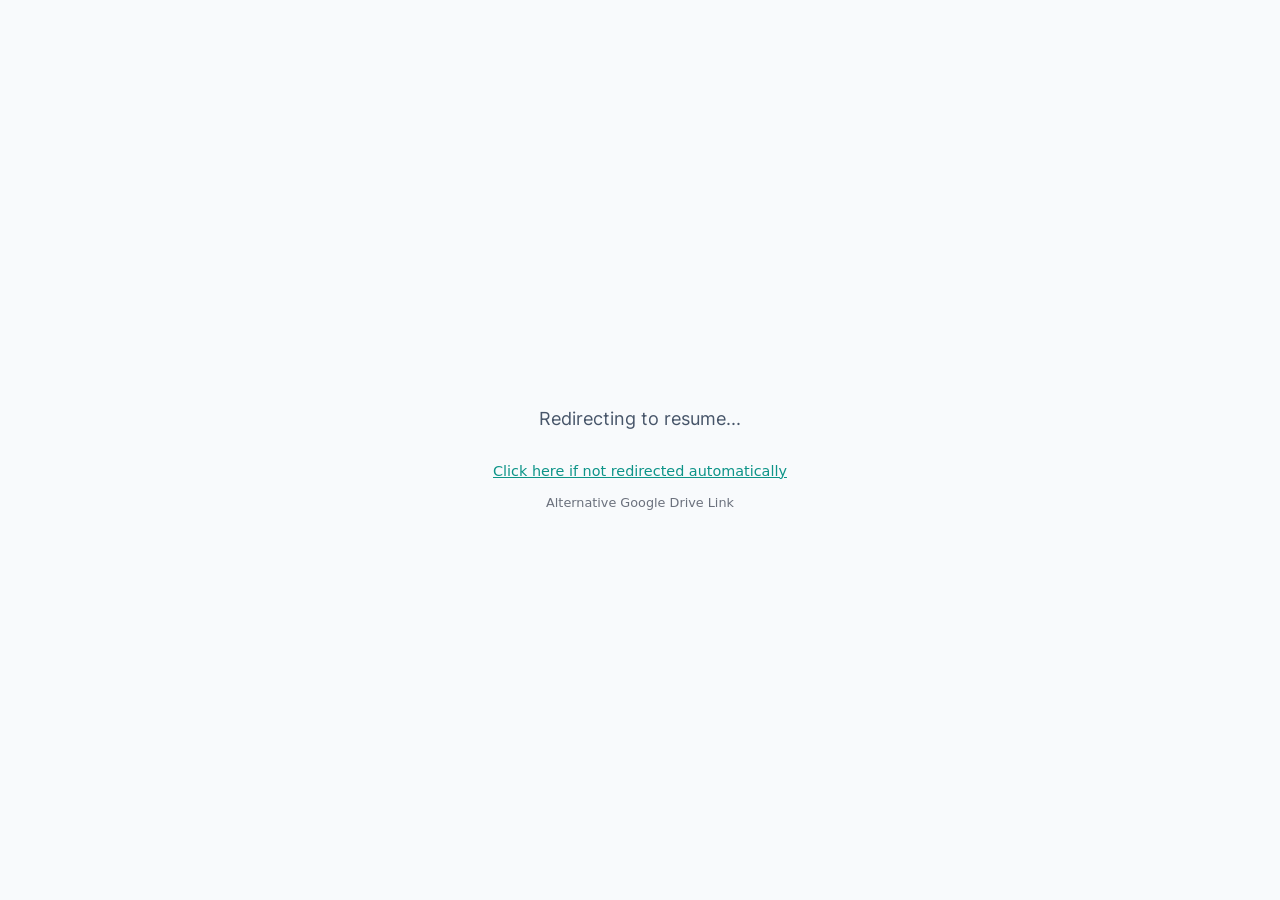
<file: resume/index.html>
<!DOCTYPE html><html lang="en" class="scroll-smooth"><head><meta charSet="utf-8"/><meta name="viewport" content="width=device-width, initial-scale=1"/><link rel="preload" href="/_next/static/media/017d9bea37084d9b-s.p.179.vsfvxa6t5.woff2" as="font" crossorigin="" type="font/woff2"/><link rel="preload" href="/_next/static/media/ee9d8ff0751135e3-s.p.0clq22uw0kgh5.woff2" as="font" crossorigin="" type="font/woff2"/><link rel="stylesheet" href="/_next/static/chunks/10o0k~7_5dis~.css" data-precedence="next"/><link rel="preload" as="script" fetchPriority="low" href="/_next/static/chunks/0b5fl25uwh5k8.js"/><script src="/_next/static/chunks/0tszvp5wpnn-t.js" async=""></script><script src="/_next/static/chunks/0tlb5_mn-zgq2.js" async=""></script><script src="/_next/static/chunks/0h4bq73pogmtb.js" async=""></script><script src="/_next/static/chunks/turbopack-0q5oo0g3xw_eq.js" async=""></script><script src="/_next/static/chunks/12linkzvlwq9z.js" async=""></script><script src="/_next/static/chunks/0d3shmwh5_nmn.js" async=""></script><script src="/_next/static/chunks/09_4-pdhyshvq.js" async=""></script><meta name="next-size-adjust" content=""/><title>Parteek Kumar | Senior Frontend Engineer | Portfolio</title><meta name="description" content="Senior Frontend Engineer with 7+ years of experience building scalable web applications and developer tools using React, TypeScript, Next.js, and GraphQL. Open source contributor and published researcher."/><meta name="author" content="Parteek Kumar"/><meta name="keywords" content="Senior Frontend Engineer,UI Engineer,React Developer,Next.js,TypeScript,GraphQL,Web Developer,Portfolio,Parteek Kumar,Cvent,Ciena"/><meta name="robots" content="index, follow"/><meta property="og:title" content="Parteek Kumar | Senior Frontend Engineer | Portfolio"/><meta property="og:description" content="Senior Frontend Engineer with 7+ years of experience building scalable web applications with React, TypeScript, Next.js, and GraphQL. Open source contributor and published researcher."/><meta property="og:url" content="https://portfolio-nextjs-eight-cyan.vercel.app/"/><meta property="og:site_name" content="Parteek Kumar Portfolio"/><meta property="og:locale" content="en_US"/><meta property="og:image" content="http://localhost:3000/images/logo.png"/><meta property="og:image:width" content="800"/><meta property="og:image:height" content="600"/><meta property="og:image:alt" content="Parteek Kumar Logo"/><meta property="og:type" content="website"/><meta name="twitter:card" content="summary_large_image"/><meta name="twitter:creator" content="@oberoi_parteek"/><meta name="twitter:title" content="Parteek Kumar | Senior Frontend Engineer | Portfolio"/><meta name="twitter:description" content="Senior Frontend Engineer with 7+ years of experience building scalable web applications with React, TypeScript, Next.js, and GraphQL."/><meta name="twitter:image" content="http://localhost:3000/images/logo.png"/><link rel="shortcut icon" href="/favicon.ico"/><link rel="icon" href="/icon.png"/><link rel="apple-touch-icon" href="/icon.png"/><script src="/_next/static/chunks/03~yq9q893hmn.js" noModule=""></script></head><body class="font-sans bricolage_grotesque_41550692-module__20uw4a__variable martian_mono_cac1e215-module__3S36aG__variable"><div hidden=""><!--$--><!--/$--></div><script>((a,b,c,d,e,f,g,h)=>{let i=document.documentElement,j=["light","dark"];function k(b){var c;(Array.isArray(a)?a:[a]).forEach(a=>{let c="class"===a,d=c&&f?e.map(a=>f[a]||a):e;c?(i.classList.remove(...d),i.classList.add(f&&f[b]?f[b]:b)):i.setAttribute(a,b)}),c=b,h&&j.includes(c)&&(i.style.colorScheme=c)}if(d)k(d);else try{let a=localStorage.getItem(b)||c,d=g&&"system"===a?window.matchMedia("(prefers-color-scheme: dark)").matches?"dark":"light":a;k(d)}catch(a){}})("data-theme","theme","system",null,["light","dark"],null,true,true)</script><div class="cursor-wrapper"><div class="cursor"></div></div><div><!-- 🎮 Psst... Do you know the Konami Code? (↑ ↑ ↓ ↓ ← → ← → B A) --></div><div style="display:flex;flex-direction:column;justify-content:center;align-items:center;min-height:100vh;font-family:var(--font-sans, system-ui, sans-serif);gap:1rem;background-color:var(--color-background, #0f172a);color:var(--text-heading-color, #ffffff)"><p style="font-size:1.1rem;font-weight:500">Redirecting to resume...</p><a href="/resume.pdf" style="color:var(--color-marine, #0d9488);text-decoration:underline;font-size:0.9rem">Click here if not redirected automatically</a><a href="https://drive.google.com/file/d/1Nu0E-t-xt2XM0RI5DjFbfNUwMn73K69i/view?usp=sharing" target="_blank" rel="noreferrer" style="font-size:0.8rem;opacity:0.6;color:inherit">Alternative Google Drive Link</a></div><!--$--><!--/$--><script src="/_next/static/chunks/0b5fl25uwh5k8.js" id="_R_" async=""></script><script>(self.__next_f=self.__next_f||[]).push([0])</script><script>self.__next_f.push([1,"1:\"$Sreact.fragment\"\n2:I[44636,[\"/_next/static/chunks/12linkzvlwq9z.js\",\"/_next/static/chunks/0d3shmwh5_nmn.js\"],\"ThemeProvider\"]\n3:I[43804,[\"/_next/static/chunks/12linkzvlwq9z.js\",\"/_next/static/chunks/0d3shmwh5_nmn.js\"],\"SettingsProvider\"]\n4:I[27059,[\"/_next/static/chunks/12linkzvlwq9z.js\",\"/_next/static/chunks/0d3shmwh5_nmn.js\"],\"default\"]\n5:I[47942,[\"/_next/static/chunks/12linkzvlwq9z.js\",\"/_next/static/chunks/0d3shmwh5_nmn.js\"],\"default\"]\n6:I[39756,[\"/_next/static/chunks/12linkzvlwq9z.js\",\"/_next/static/chunks/0d3shmwh5_nmn.js\"],\"default\"]\n7:I[37457,[\"/_next/static/chunks/12linkzvlwq9z.js\",\"/_next/static/chunks/0d3shmwh5_nmn.js\"],\"default\"]\n8:I[47257,[\"/_next/static/chunks/12linkzvlwq9z.js\",\"/_next/static/chunks/0d3shmwh5_nmn.js\"],\"ClientPageRoot\"]\n9:I[17630,[\"/_next/static/chunks/12linkzvlwq9z.js\",\"/_next/static/chunks/0d3shmwh5_nmn.js\",\"/_next/static/chunks/09_4-pdhyshvq.js\"],\"default\"]\nc:I[97367,[\"/_next/static/chunks/12linkzvlwq9z.js\",\"/_next/static/chunks/0d3shmwh5_nmn.js\"],\"OutletBoundary\"]\nd:\"$Sreact.suspense\"\n10:I[97367,[\"/_next/static/chunks/12linkzvlwq9z.js\",\"/_next/static/chunks/0d3shmwh5_nmn.js\"],\"ViewportBoundary\"]\n12:I[97367,[\"/_next/static/chunks/12linkzvlwq9z.js\",\"/_next/static/chunks/0d3shmwh5_nmn.js\"],\"MetadataBoundary\"]\n14:I[68027,[\"/_next/static/chunks/12linkzvlwq9z.js\",\"/_next/static/chunks/0d3shmwh5_nmn.js\"],\"default\",1]\n:HL[\"/_next/static/chunks/10o0k~7_5dis~.css\",\"style\"]\n:HL[\"/_next/static/media/017d9bea37084d9b-s.p.179.vsfvxa6t5.woff2\",\"font\",{\"crossOrigin\":\"\",\"type\":\"font/woff2\"}]\n:HL[\"/_next/static/media/ee9d8ff0751135e3-s.p.0clq22uw0kgh5.woff2\",\"font\",{\"crossOrigin\":\"\",\"type\":\"font/woff2\"}]\n"])</script><script>self.__next_f.push([1,"0:{\"P\":null,\"c\":[\"\",\"resume\",\"\"],\"q\":\"\",\"i\":false,\"f\":[[[\"\",{\"children\":[\"resume\",{\"children\":[\"__PAGE__\",{}]}]},\"$undefined\",\"$undefined\",16],[[\"$\",\"$1\",\"c\",{\"children\":[[[\"$\",\"link\",\"0\",{\"rel\":\"stylesheet\",\"href\":\"/_next/static/chunks/10o0k~7_5dis~.css\",\"precedence\":\"next\",\"crossOrigin\":\"$undefined\",\"nonce\":\"$undefined\"}],[\"$\",\"script\",\"script-0\",{\"src\":\"/_next/static/chunks/12linkzvlwq9z.js\",\"async\":true,\"nonce\":\"$undefined\"}],[\"$\",\"script\",\"script-1\",{\"src\":\"/_next/static/chunks/0d3shmwh5_nmn.js\",\"async\":true,\"nonce\":\"$undefined\"}]],[\"$\",\"html\",null,{\"lang\":\"en\",\"className\":\"scroll-smooth\",\"suppressHydrationWarning\":true,\"children\":[\"$\",\"body\",null,{\"className\":\"font-sans bricolage_grotesque_41550692-module__20uw4a__variable martian_mono_cac1e215-module__3S36aG__variable\",\"children\":[\"$\",\"$L2\",null,{\"attribute\":\"data-theme\",\"defaultTheme\":\"system\",\"enableSystem\":true,\"children\":[\"$\",\"$L3\",null,{\"children\":[[\"$\",\"$L4\",null,{}],[\"$\",\"$L5\",null,{}],[\"$\",\"$L6\",null,{\"parallelRouterKey\":\"children\",\"error\":\"$undefined\",\"errorStyles\":\"$undefined\",\"errorScripts\":\"$undefined\",\"template\":[\"$\",\"$L7\",null,{}],\"templateStyles\":\"$undefined\",\"templateScripts\":\"$undefined\",\"notFound\":[[[\"$\",\"title\",null,{\"children\":\"404: This page could not be found.\"}],[\"$\",\"div\",null,{\"style\":{\"fontFamily\":\"system-ui,\\\"Segoe UI\\\",Roboto,Helvetica,Arial,sans-serif,\\\"Apple Color Emoji\\\",\\\"Segoe UI Emoji\\\"\",\"height\":\"100vh\",\"textAlign\":\"center\",\"display\":\"flex\",\"flexDirection\":\"column\",\"alignItems\":\"center\",\"justifyContent\":\"center\"},\"children\":[\"$\",\"div\",null,{\"children\":[[\"$\",\"style\",null,{\"dangerouslySetInnerHTML\":{\"__html\":\"body{color:#000;background:#fff;margin:0}.next-error-h1{border-right:1px solid rgba(0,0,0,.3)}@media (prefers-color-scheme:dark){body{color:#fff;background:#000}.next-error-h1{border-right:1px solid rgba(255,255,255,.3)}}\"}}],[\"$\",\"h1\",null,{\"className\":\"next-error-h1\",\"style\":{\"display\":\"inline-block\",\"margin\":\"0 20px 0 0\",\"padding\":\"0 23px 0 0\",\"fontSize\":24,\"fontWeight\":500,\"verticalAlign\":\"top\",\"lineHeight\":\"49px\"},\"children\":404}],[\"$\",\"div\",null,{\"style\":{\"display\":\"inline-block\"},\"children\":[\"$\",\"h2\",null,{\"style\":{\"fontSize\":14,\"fontWeight\":400,\"lineHeight\":\"49px\",\"margin\":0},\"children\":\"This page could not be found.\"}]}]]}]}]],[]],\"forbidden\":\"$undefined\",\"unauthorized\":\"$undefined\"}]]}]}]}]}]]}],{\"children\":[[\"$\",\"$1\",\"c\",{\"children\":[null,[\"$\",\"$L6\",null,{\"parallelRouterKey\":\"children\",\"error\":\"$undefined\",\"errorStyles\":\"$undefined\",\"errorScripts\":\"$undefined\",\"template\":[\"$\",\"$L7\",null,{}],\"templateStyles\":\"$undefined\",\"templateScripts\":\"$undefined\",\"notFound\":\"$undefined\",\"forbidden\":\"$undefined\",\"unauthorized\":\"$undefined\"}]]}],{\"children\":[[\"$\",\"$1\",\"c\",{\"children\":[[\"$\",\"$L8\",null,{\"Component\":\"$9\",\"serverProvidedParams\":{\"searchParams\":{},\"params\":{},\"promises\":[\"$@a\",\"$@b\"]}}],[[\"$\",\"script\",\"script-0\",{\"src\":\"/_next/static/chunks/09_4-pdhyshvq.js\",\"async\":true,\"nonce\":\"$undefined\"}]],[\"$\",\"$Lc\",null,{\"children\":[\"$\",\"$d\",null,{\"name\":\"Next.MetadataOutlet\",\"children\":\"$@e\"}]}]]}],{},null,false,null]},null,false,\"$@f\"]},null,false,null],[\"$\",\"$1\",\"h\",{\"children\":[null,[\"$\",\"$L10\",null,{\"children\":\"$L11\"}],[\"$\",\"div\",null,{\"hidden\":true,\"children\":[\"$\",\"$L12\",null,{\"children\":[\"$\",\"$d\",null,{\"name\":\"Next.Metadata\",\"children\":\"$L13\"}]}]}],[\"$\",\"meta\",null,{\"name\":\"next-size-adjust\",\"content\":\"\"}]]}],false]],\"m\":\"$undefined\",\"G\":[\"$14\",[[\"$\",\"link\",\"0\",{\"rel\":\"stylesheet\",\"href\":\"/_next/static/chunks/10o0k~7_5dis~.css\",\"precedence\":\"next\",\"crossOrigin\":\"$undefined\",\"nonce\":\"$undefined\"}]]],\"S\":true,\"h\":null,\"s\":\"$undefined\",\"l\":\"$undefined\",\"p\":\"$undefined\",\"d\":\"$undefined\",\"b\":\"djauUv-bZXph3tdV5ayMW\"}\n"])</script><script>self.__next_f.push([1,"15:[]\nf:\"$W15\"\na:{}\nb:\"$0:f:0:1:1:children:1:children:0:props:children:0:props:serverProvidedParams:params\"\n"])</script><script>self.__next_f.push([1,"11:[[\"$\",\"meta\",\"0\",{\"charSet\":\"utf-8\"}],[\"$\",\"meta\",\"1\",{\"name\":\"viewport\",\"content\":\"width=device-width, initial-scale=1\"}]]\n"])</script><script>self.__next_f.push([1,"16:I[27201,[\"/_next/static/chunks/12linkzvlwq9z.js\",\"/_next/static/chunks/0d3shmwh5_nmn.js\"],\"IconMark\"]\ne:null\n"])</script><script>self.__next_f.push([1,"13:[[\"$\",\"title\",\"0\",{\"children\":\"Parteek Kumar | Senior Frontend Engineer | Portfolio\"}],[\"$\",\"meta\",\"1\",{\"name\":\"description\",\"content\":\"Senior Frontend Engineer with 7+ years of experience building scalable web applications and developer tools using React, TypeScript, Next.js, and GraphQL. Open source contributor and published researcher.\"}],[\"$\",\"meta\",\"2\",{\"name\":\"author\",\"content\":\"Parteek Kumar\"}],[\"$\",\"meta\",\"3\",{\"name\":\"keywords\",\"content\":\"Senior Frontend Engineer,UI Engineer,React Developer,Next.js,TypeScript,GraphQL,Web Developer,Portfolio,Parteek Kumar,Cvent,Ciena\"}],[\"$\",\"meta\",\"4\",{\"name\":\"robots\",\"content\":\"index, follow\"}],[\"$\",\"meta\",\"5\",{\"property\":\"og:title\",\"content\":\"Parteek Kumar | Senior Frontend Engineer | Portfolio\"}],[\"$\",\"meta\",\"6\",{\"property\":\"og:description\",\"content\":\"Senior Frontend Engineer with 7+ years of experience building scalable web applications with React, TypeScript, Next.js, and GraphQL. Open source contributor and published researcher.\"}],[\"$\",\"meta\",\"7\",{\"property\":\"og:url\",\"content\":\"https://portfolio-nextjs-eight-cyan.vercel.app/\"}],[\"$\",\"meta\",\"8\",{\"property\":\"og:site_name\",\"content\":\"Parteek Kumar Portfolio\"}],[\"$\",\"meta\",\"9\",{\"property\":\"og:locale\",\"content\":\"en_US\"}],[\"$\",\"meta\",\"10\",{\"property\":\"og:image\",\"content\":\"http://localhost:3000/images/logo.png\"}],[\"$\",\"meta\",\"11\",{\"property\":\"og:image:width\",\"content\":\"800\"}],[\"$\",\"meta\",\"12\",{\"property\":\"og:image:height\",\"content\":\"600\"}],[\"$\",\"meta\",\"13\",{\"property\":\"og:image:alt\",\"content\":\"Parteek Kumar Logo\"}],[\"$\",\"meta\",\"14\",{\"property\":\"og:type\",\"content\":\"website\"}],[\"$\",\"meta\",\"15\",{\"name\":\"twitter:card\",\"content\":\"summary_large_image\"}],[\"$\",\"meta\",\"16\",{\"name\":\"twitter:creator\",\"content\":\"@oberoi_parteek\"}],[\"$\",\"meta\",\"17\",{\"name\":\"twitter:title\",\"content\":\"Parteek Kumar | Senior Frontend Engineer | Portfolio\"}],[\"$\",\"meta\",\"18\",{\"name\":\"twitter:description\",\"content\":\"Senior Frontend Engineer with 7+ years of experience building scalable web applications with React, TypeScript, Next.js, and GraphQL.\"}],[\"$\",\"meta\",\"19\",{\"name\":\"twitter:image\",\"content\":\"http://localhost:3000/images/logo.png\"}],[\"$\",\"link\",\"20\",{\"rel\":\"shortcut icon\",\"href\":\"/favicon.ico\"}],[\"$\",\"link\",\"21\",{\"rel\":\"icon\",\"href\":\"/icon.png\"}],[\"$\",\"link\",\"22\",{\"rel\":\"apple-touch-icon\",\"href\":\"/icon.png\"}],[\"$\",\"$L16\",\"23\",{}]]\n"])</script></body></html>
</file>
<file: _next/static/chunks/10o0k~7_5dis~.css>
@font-face{font-display:swap;font-family:Inter;font-style:normal;font-weight:200;src:url(../media/inter-v12-latin-200.0s~eeg8wploez.woff2)format("woff2")}@font-face{font-display:swap;font-family:Inter;font-style:normal;font-weight:300;src:url(../media/inter-v12-latin-300.0i5u6ti8m5gyt.woff2)format("woff2")}@font-face{font-display:swap;font-family:Inter;font-style:normal;font-weight:400;src:url(../media/inter-v12-latin-regular.0sow28nolvtbw.woff2)format("woff2")}:root,[data-theme=dark]{--text-heading-color:#d0daed;--text-s-color:148, 163, 184;--long--span--bar:5rem;--color-marine:#5ce5d4;--color-on-marine:#0f172a;--color-bg-marine-light:#5ce5d526;--font-size-statement:1.2em;--font-size-small:.9rem;--sniper-url:"images/sniperx.png";--img-email:"images/Email.png";--color-background:#0f172a;--color-yellow:#dab027;--color-yellow-bg:#4f3e05;--color-nav-uiblur-stuck:#0f172ab3;--grid-color:#ffffff08;--glass-bg-start:#ffffff0d;--glass-bg-end:#ffffff03;--glass-border:#ffffff1f;--glass-nav-bg:#0f172abf;--glass-nav-shadow:0 10px 40px #00000080;--card-shadow:0 4px 30px #0000000d;--cursor-bg-center:#101d40;--cursor-bg-edge:#0f172a}[data-theme=light]{--text-heading-color:#0f172a;--text-s-color:71, 85, 105;--color-marine:#0d9488;--color-on-marine:#fff;--color-bg-marine-light:#0d94881a;--color-background:#f8fafc;--color-nav-uiblur-stuck:#f8fafcb3;--grid-color:#0000000a;--glass-bg-start:#fff;--glass-bg-end:#f8fafc;--glass-border:#0f172a17;--glass-nav-bg:#ffffffd9;--glass-nav-shadow:0 10px 30px #00000014;--card-shadow:0 1px 3px #0f172a0a, 0 6px 16px -2px #0f172a0a;--cursor-bg-center:#0d948814;--cursor-bg-edge:#f8fafc}body,ul,li{margin:0;padding:0;transition-property:all;transition-duration:.15s;transition-timing-function:cubic-bezier(.4,0,.2,1)}html{scroll-behavior:smooth}section,[id]{scroll-margin-top:100px}:focus-visible{outline:2px solid var(--color-marine);outline-offset:3px}@media (prefers-reduced-motion:reduce){*,:before,:after{scroll-behavior:auto!important;transition-duration:.01ms!important;animation-duration:.01ms!important;animation-iteration-count:1!important}.exp:hover{transform:none!important}}body{scroll-behavior:smooth;background-color:var(--color-background);background-image:linear-gradient(var(--grid-color) 1px, transparent 1px),linear-gradient(90deg, var(--grid-color) 1px, transparent 1px);color:var(--text-heading-color);font-feature-settings:"ss03","cv02","cv11";background-size:32px 32px;font-family:Inter,sans-serif;transition-property:all;transition-duration:.15s;transition-timing-function:cubic-bezier(.4,0,.2,1)}body ::selection{color:#134e4a;background-color:var(--color-marine)}body h2{margin-block:0;margin-inline:0}body a{color:rgb(var(--text-s-color));text-decoration:none}body p{color:rgb(var(--text-s-color));font-family:Inter,Tofu;font-weight:200}body img{width:90%;height:auto}body .text-green{color:var(--color-marine)!important}body .img-responsive{width:100%;height:auto}body .py-1{padding:1em 0}body .my-1{margin:1em 0}body .text-center{text-align:center}body .underline-link{opacity:.7}body .underline-link:hover{opacity:1;border-bottom:2px solid var(--color-marine)!important}body .underline-link:hover .link-svg svg{transform:none}body .underline-link.link-svg svg{max-width:20px;transform:translate(-4px,4px)}body .fab-container{z-index:100;flex-direction:column-reverse;align-items:flex-end;gap:12px;display:none;position:fixed;bottom:24px;right:24px}body .fab-container .fab-main{background:var(--color-marine);width:56px;height:56px;color:var(--color-background);cursor:pointer;border:none;border-radius:50%;justify-content:center;align-items:center;transition:all .3s cubic-bezier(.4,0,.2,1);display:flex;position:relative;box-shadow:0 4px 12px #5ce5d566}body .fab-container .fab-main:hover{transform:scale(1.1);box-shadow:0 6px 16px #5ce5d599}body .fab-container .fab-main .fab-icon{transition:all .3s;position:absolute}body .fab-container .fab-main .fab-icon-menu{opacity:1;transform:rotate(0)}body .fab-container .fab-main .fab-icon-close{opacity:0;transform:rotate(90deg)}body .fab-container.active .fab-main .fab-icon-menu{opacity:0;transform:rotate(-90deg)}body .fab-container.active .fab-main .fab-icon-close{opacity:1;transform:rotate(0)}body .fab-container .fab-actions{opacity:0;pointer-events:none;flex-direction:column-reverse;gap:12px;transition:all .3s cubic-bezier(.4,0,.2,1);display:flex;transform:translateY(20px)}body .fab-container.active .fab-actions{opacity:1;pointer-events:all;transform:translateY(0)}body .fab-container .fab-action{background:var(--color-background);border:2px solid var(--color-marine);width:48px;height:48px;color:var(--color-marine);cursor:pointer;border-radius:50%;justify-content:center;align-items:center;text-decoration:none;transition:all .2s;display:flex;position:relative;box-shadow:0 2px 8px #0003}body .fab-container .fab-action:hover{background:var(--color-marine);color:var(--color-background);transform:scale(1.1)}body .fab-container .fab-action:before{content:attr(data-tooltip);color:#fff;white-space:nowrap;opacity:0;pointer-events:none;background:#000c;border-radius:6px;padding:6px 12px;font-size:.85rem;transition:opacity .2s;position:absolute;right:60px}body .fab-container .fab-action:hover:before{opacity:1}body .fab-container .fab-action svg{width:20px;height:20px}body .tooltip{display:inline-block;position:relative}body .tooltip .tooltiptext{visibility:hidden;color:#fff;text-align:center;z-index:1;background-color:#000;border-radius:6px;margin-left:-60px;padding:5px 3px;font-size:.7rem;position:absolute;bottom:3em;left:50%}body .tooltip:hover .tooltiptext{visibility:visible}.close-btn{background-color:var(--color-marine);cursor:pointer;opacity:.8;border:none}.close-btn:hover{opacity:1}.app{justify-content:space-between;align-items:flex-start;margin:0 90px;padding-top:2em;display:flex}.app .sections-container{flex-direction:column;width:78%;display:flex}.app .badge-wrapper{flex-wrap:wrap;justify-content:start;gap:10px;list-style-type:none;display:flex}.app .badge-wrapper .badge{font-size:var(--font-size-small);color:var(--color-marine);background-color:var(--color-bg-marine-light);border-radius:.9rem;padding:5px 15px}.app .badge-wrapper.red>.badge{color:#a22222;background-color:#a2222225}.app .badge-wrapper.green>.badge{color:var(--color-marine);background-color:var(--color-bg-marine-light)}.app .badge-wrapper.yellow>.badge{color:var(--color-yellow);background-color:var(--color-yellow-bg)}.app header{-webkit-font-smoothing:subpixel-antialiased;width:18%;height:fit-content;position:sticky;top:2em}.app header .email{border:1px solid var(--color-bg-marine-light);color:#5ce5d5cb;cursor:"💌",pointer;flex-direction:row;justify-content:center;align-items:center;column-gap:10px;padding:1em;display:flex}.app header .email:before{content:"💌"}.app header .email:hover{background:var(--color-bg-marine-light);color:var(--color-marine)!important}.app header ul{padding-top:30px}.app header li{padding:10px 0;list-style:none}.app header li a{align-items:center;display:flex}.app header li a span.nav-indicator{background-color:rgb(var(--text-s-color));width:2rem;height:1px;margin-right:1rem;transition-property:all;transition-duration:.15s;transition-timing-function:cubic-bezier(.4,0,.2,1);display:inline-block}.app header li a small{font-size:.8rem}.app header li a small b{font-weight:600}.app header li.active a{color:rgb(var(--text-heading-color))}.app header li.active a span.nav-indicator{background-color:var(--text-heading-color);width:var(--long--span--bar)}.app header li:not(.active){opacity:.7}.app header li:hover a{color:rgb(var(--text-heading-color))}.app header li:hover a span.nav-indicator{background-color:var(--text-heading-color);width:var(--long--span--bar)}.app header .studio-nav-btn{background:var(--color-bg-marine-light,#5ce5d41a);color:var(--color-marine,#5ce5d4);letter-spacing:.5px;white-space:nowrap;border:1px solid #5ce5d459;border-radius:9999px;align-items:center;gap:.5rem;padding:.45rem .85rem;font-size:.75rem;font-weight:700;text-decoration:none;transition:all .25s cubic-bezier(.4,0,.2,1);display:inline-flex;box-shadow:0 2px 8px #5ce5d414}.app header .studio-nav-btn .studio-icon{transition:transform .25s cubic-bezier(.34,1.56,.64,1);display:inline-block}.app header .studio-nav-btn .studio-badge{background:var(--color-marine,#5ce5d4);color:#0f172a;border-radius:4px;padding:1px 5px;font-size:.62rem;font-weight:800;line-height:1.2;transition:all .25s}.app header .studio-nav-btn:hover{border-color:var(--color-marine,#5ce5d4);background:#5ce5d438;transform:translateY(-2px);box-shadow:0 4px 16px #5ce5d459;color:var(--color-marine,#5ce5d4)!important}.app header .studio-nav-btn:hover .studio-icon{transform:scale(1.2)rotate(-8deg)}.app header .studio-nav-btn:hover .studio-badge{transform:scale(1.05);box-shadow:0 0 10px #5ce5d499}.app header .studio-nav-btn:active{transform:translateY(0)scale(.98)}.app header .agent-nav-btn{color:#38bdf8!important;background:#38bdf81a!important;border-color:#38bdf859!important;box-shadow:0 2px 8px #38bdf814!important}.app header .agent-nav-btn:hover{color:#38bdf8!important;background:#38bdf838!important;border-color:#38bdf8!important;box-shadow:0 4px 16px #38bdf859!important}.app header .agent-nav-btn:hover .studio-badge{box-shadow:0 0 10px #38bdf899!important}.app header .heading-name{margin:.3em 0;font-size:2.8em;font-weight:700}.app header .header-statement{font-size:var(--font-size-statement)}.app header .header-description{font-size:1rem}.app section{padding-top:30px}.app section p{line-height:30px}.app section p b{color:var(--text-heading-color);font-weight:400}.app section .sniper-pointer{cursor:url(/images/sniperx.png),pointer}.app section .fortnite-pointer{cursor:url(/images/fortnite.png),pointer}.app section .skills{margin:10px 0 0 20px}.app section .skills div{margin-bottom:10px}.app section .skills ul{margin-top:10px}.app section .experiences{margin-top:2em}.app section .experiences .exp{background:linear-gradient(135deg, var(--glass-bg-start) 0%, var(--glass-bg-end) 100%);border:1px solid var(--glass-border);box-shadow:var(--card-shadow);-webkit-backdrop-filter:blur(5px);border-radius:16px;margin:20px 0;padding:32px;transition:transform .3s,background .3s,box-shadow .3s,border .3s;display:block}.app section .experiences .exp .title{color:var(--color-marine);font-weight:500}.app section .experiences .exp p:has(small){margin-top:.5rem;margin-bottom:.75rem}.app section .experiences .exp ul.list-disc{margin-top:1rem;margin-bottom:1.5rem}.app section .experiences .exp ul.list-disc li{margin-bottom:.75rem;line-height:1.6}.app section .experiences .exp .link-svg svg{width:14px;height:14px;transition:transform .3s}.app section .experiences .exp small{font-weight:700}.app section .experiences .exp .badge-wrapper{opacity:.8;margin-top:1.5rem;transition:opacity .3s}.app section .experiences .exp:hover{border:1px solid var(--color-marine);transform:translateY(-4px);box-shadow:0 10px 40px #0000001a}.app section .experiences .exp:hover .title{color:var(--color-marine);text-decoration:underline;-webkit-text-decoration-color:var(--color-marine);text-decoration-color:var(--color-marine);text-underline-offset:4px}.app section .experiences .exp:hover .link-svg svg{transform:none}.app section .experiences .exp:hover .badge-wrapper{opacity:1}.app section .experiences .tilt-wrapper .exp:hover{background:linear-gradient(135deg, var(--glass-bg-start) 0%, var(--glass-bg-end) 100%);border:1px solid var(--color-marine);-webkit-backdrop-filter:blur(16px);border-radius:12px;transform:translateY(-4px);box-shadow:0 10px 40px #0003}.app section .experiences .tilt-wrapper .exp:hover .title{text-decoration:none}.cursor-wrapper{z-index:-1;width:100%;min-height:100%;position:fixed;top:0;left:0;overflow:hidden}.cursor-wrapper .cursor{opacity:.7;z-index:-1;background:radial-gradient(circle, var(--cursor-bg-center) 2%, var(--cursor-bg-center) 15%, var(--cursor-bg-edge) 64%);border-radius:50%;width:800px;height:800px;position:absolute;overflow:hidden;transform:translate(-50%,-50%)}.modal-wrapper{z-index:2;-webkit-backdrop-filter:blur(5px);background:#efefef10;border-radius:10px;justify-content:center;align-items:center;width:100%;height:100vh;display:none;position:fixed;top:0;left:0;box-shadow:0 4px 30px #0000001a}.modal-wrapper #modal{background-color:#746e6e41;border-radius:8px;width:300px;padding:20px;box-shadow:0 0 10px #0000001a}.modal-wrapper #modal h2 span{color:var(--color-marine);border-radius:10px;margin-top:0;padding:0 8px}.modal-wrapper #modal p{color:#fff}.modal-wrapper #modal #dismissBtn{background-color:var(--color-marine);color:#000;cursor:pointer;border:none;border-bottom:2px solid #0000;padding:8px 12px;font-family:Inter,Tofu;font-weight:700}.modal-wrapper #modal .downloadBtn{color:#fff;opacity:1;cursor:pointer;border-bottom:2px solid #0000;transition:all .3s ease-in-out}.modal-wrapper #modal .actions{flex-wrap:wrap;justify-content:space-between;align-items:center;display:flex}.mobile-nav-overlay{z-index:1000;opacity:0;pointer-events:none;width:100%;height:100vh;transition:opacity .3s;display:none;position:fixed;top:0;left:0}.mobile-nav-overlay.active{opacity:1;pointer-events:all}.mobile-nav-overlay .mobile-nav-backdrop{-webkit-backdrop-filter:blur(4px);backdrop-filter:blur(4px);background:#000000b3;width:100%;height:100%;position:absolute;top:0;left:0}.mobile-nav-overlay .mobile-nav-menu{background:var(--color-background);width:100vw;height:100dvh;min-height:100dvh;box-shadow:none;z-index:1001;border-radius:0;flex-direction:column;padding:24px;transition:transform .3s cubic-bezier(.4,0,.2,1);display:flex;position:fixed;inset:0;transform:translateY(-100%)}.mobile-nav-overlay.active .mobile-nav-menu{transform:translateY(0)}.mobile-nav-overlay .mobile-nav-header{border-bottom:1px solid #5ce5d533;justify-content:space-between;align-items:center;margin-bottom:24px;padding-bottom:16px;padding-right:42px;display:flex}.mobile-nav-overlay .mobile-nav-header h3{color:var(--color-marine);flex-grow:1;margin:0;font-size:1.5rem}.mobile-nav-overlay .mobile-nav-header .mobile-nav-close{color:var(--text-heading-color);cursor:pointer;background:0 0;border:none;border-radius:8px;justify-content:center;align-items:center;padding:8px;transition:all .2s;display:flex}.mobile-nav-overlay .mobile-nav-header .mobile-nav-close:hover{color:var(--color-marine);background:#5ce5d526}.mobile-nav-overlay .mobile-nav-header .mobile-nav-close svg{width:24px;height:24px}.mobile-nav-overlay .mobile-nav-list{flex:1;margin:0;padding:0 0 120px;list-style:none;overflow-y:auto}.mobile-nav-overlay .mobile-nav-list li{margin:0;padding:0}.mobile-nav-overlay .mobile-nav-list .mobile-nav-link{color:var(--text-heading-color);border-left:3px solid #0000;border-radius:8px;padding:16px 12px;font-size:1.1rem;font-weight:500;text-decoration:none;transition:all .2s;display:block}.mobile-nav-overlay .mobile-nav-list .mobile-nav-link:hover{color:var(--color-marine);border-left-color:var(--color-marine);background:#5ce5d526;padding-left:16px}@media only screen and (max-width:992px){.cursor-wrapper{display:none}.app{display:block;padding-top:.3em!important}.sections-container{width:100%!important}header,section,footer{width:auto!important;position:static!important}.heading-sticky{background-color:var(--color-nav-uiblur-stuck);-webkit-backdrop-filter:saturate(180%)blur(20px);backdrop-filter:saturate(180%)blur(20px);z-index:10;border-bottom:1px solid #5ce5d526;width:100%;padding:5px 15px;position:sticky;top:0;transform:translate(-1rem)}.heading-sticky h2{align-items:center;margin:8px 0;font-size:1.11765rem;display:flex}.mobile-top-bar{z-index:50;width:calc(100% + 2rem);margin-left:-1rem;margin-right:-1rem;position:sticky;top:0}.mobile-top-bar .mobile-top-bar-content{justify-content:space-between;align-items:center;padding:12px 24px;display:flex}.mobile-top-bar .mobile-brand-name{color:var(--text-heading-color);font-size:2rem;font-weight:700}.mobile-top-bar .mobile-menu-btn{color:var(--color-marine);cursor:pointer;background:0 0;border:none;align-items:center;padding:4px;display:flex}header:not(.agent-studio-header){display:none!important}header:not(.agent-studio-header) .nav{display:none}header:not(.agent-studio-header) .contact .wrapper ul{justify-content:center!important}.mobile-nav-overlay{display:block}.fab-container{display:flex!important}section#about{transform:none!important}section .experiences .exp{-webkit-user-select:text;user-select:text;cursor:pointer;background:linear-gradient(135deg, var(--glass-bg-start) 0%, var(--glass-bg-end) 100%);border:1px solid var(--glass-border);border-radius:16px;margin:20px 0;padding:20px}section .experiences .exp small{font-weight:700}section .experiences .exp .badge-wrapper{opacity:1!important}.app{margin:1rem}}.visually-hidden:not(:focus):not(:active){clip:rect(0 0 0 0);clip-path:inset(100%);white-space:nowrap;width:1px;height:1px;position:absolute;overflow:hidden}.mobile-menu-trigger{display:none}@media only screen and (max-width:992px){.mobile-menu-trigger{display:block}}.fab-download{background-color:var(--color-marine);color:#0f172a;z-index:100;cursor:pointer;border-radius:50%;justify-content:center;align-items:center;width:56px;height:56px;transition:all .3s;display:flex;position:fixed;bottom:30px;right:30px;box-shadow:0 4px 14px #5ce5d566}@media only screen and (max-width:992px){.fab-download{display:none!important}}.fab-download:hover{transform:translateY(-2px);box-shadow:0 6px 20px #5ce5d599}.mobile-top-bar{display:none}@media only screen and (max-width:992px){.mobile-top-bar{display:block}}[data-layout=right] .app{flex-direction:row-reverse}[data-layout=right] .contact{left:2rem;right:auto}[data-layout=top] .app{flex-direction:column;align-items:center}[data-layout=top] .app .sections-container{width:100%;max-width:800px}[data-layout=bottom] .app{flex-direction:column-reverse;align-items:center}[data-layout=bottom] .app .sections-container{width:100%;max-width:800px;padding-bottom:120px}[data-layout=bottom] .fab-download{bottom:100px}@keyframes slideUp{0%{opacity:0;transform:translateY(20px)}to{opacity:1;transform:translateY(0)}}.contact{z-index:50;position:fixed;top:50%;right:2rem;transform:translateY(-50%)}.contact .wrapper{margin-top:0}.contact .wrapper ul{flex-direction:column;justify-content:center;align-items:center;row-gap:1.5rem;list-style-type:none;display:flex}.contact .wrapper li{display:inline}.contact .wrapper li svg,.contact .wrapper li span{width:2rem;height:auto;transition:color .3s}.contact a:hover{color:var(--color-marine)}@media only screen and (max-width:992px){.contact{display:none!important}}.mobile-hero-socials{display:none}@media only screen and (max-width:992px){.mobile-hero-socials{display:flex!important}.desktop-only-setting{display:none!important}}header.agent-studio-header{width:100%!important;display:flex!important;position:relative!important}.arch-blueprint-btn{color:var(--color-marine,#5ce5d4);cursor:pointer;white-space:nowrap;background:linear-gradient(135deg,#5ce5d426 0%,#38bdf81f 100%);border:1px solid #5ce5d466;border-radius:9999px;align-items:center;gap:.5rem;padding:.5rem 1rem;font-size:.78rem;font-weight:700;text-decoration:none;transition:all .25s cubic-bezier(.4,0,.2,1);display:inline-flex;box-shadow:0 4px 14px #5ce5d41f}.arch-blueprint-btn .arch-btn-icon{font-size:1rem;transition:transform .25s cubic-bezier(.34,1.56,.64,1)}.arch-blueprint-btn .arch-btn-badge{background:var(--color-marine,#5ce5d4);color:#0f172a;letter-spacing:.5px;border-radius:4px;padding:2px 6px;font-size:.65rem;font-weight:800;transition:all .25s}.arch-blueprint-btn:hover{border-color:var(--color-marine,#5ce5d4);background:linear-gradient(135deg,#5ce5d440 0%,#38bdf838 100%);transform:translateY(-2px);box-shadow:0 6px 20px #5ce5d459;color:var(--color-marine,#5ce5d4)!important}.arch-blueprint-btn:hover .arch-btn-icon{transform:scale(1.2)rotate(-10deg)}.arch-blueprint-btn:hover .arch-btn-badge{transform:scale(1.05);box-shadow:0 0 10px #5ce5d499}.arch-blueprint-btn:active{transform:translateY(0)scale(.98)}@media (max-width:768px){.arch-blueprint-btn{padding:.4rem .75rem;font-size:.72rem}.arch-blueprint-btn .arch-btn-full-text{display:none!important}.arch-blueprint-btn .arch-btn-short-text{display:inline!important}}@media (min-width:769px){.arch-blueprint-btn .arch-btn-full-text{display:inline!important}.arch-blueprint-btn .arch-btn-short-text{display:none!important}}
@font-face{font-family:Bricolage Grotesque;font-style:normal;font-weight:200 800;font-stretch:100%;font-display:swap;src:url(../media/033400d475fad6b1-s.0ekd.j2hc~_w0.woff2)format("woff2");unicode-range:U+102-103,U+110-111,U+128-129,U+168-169,U+1A0-1A1,U+1AF-1B0,U+300-301,U+303-304,U+308-309,U+323,U+329,U+1EA0-1EF9,U+20AB}@font-face{font-family:Bricolage Grotesque;font-style:normal;font-weight:200 800;font-stretch:100%;font-display:swap;src:url(../media/26daee0352f50a5f-s.0rqws-.h91di~.woff2)format("woff2");unicode-range:U+100-2BA,U+2BD-2C5,U+2C7-2CC,U+2CE-2D7,U+2DD-2FF,U+304,U+308,U+329,U+1D00-1DBF,U+1E00-1E9F,U+1EF2-1EFF,U+2020,U+20A0-20AB,U+20AD-20C4,U+2113,U+2C60-2C7F,U+A720-A7FF}@font-face{font-family:Bricolage Grotesque;font-style:normal;font-weight:200 800;font-stretch:100%;font-display:swap;src:url(../media/017d9bea37084d9b-s.p.179.vsfvxa6t5.woff2)format("woff2");unicode-range:U+??,U+131,U+152-153,U+2BB-2BC,U+2C6,U+2DA,U+2DC,U+304,U+308,U+329,U+2000-206F,U+20AC,U+2122,U+2191,U+2193,U+2212,U+2215,U+FEFF,U+FFFD}@font-face{font-family:Bricolage Grotesque Fallback;src:local(Arial);ascent-override:88.21%;descent-override:25.61%;line-gap-override:0.0%;size-adjust:105.43%}.bricolage_grotesque_41550692-module__20uw4a__className{font-family:Bricolage Grotesque,Bricolage Grotesque Fallback;font-style:normal}.bricolage_grotesque_41550692-module__20uw4a__variable{--font-bricolage:"Bricolage Grotesque", "Bricolage Grotesque Fallback"}
@font-face{font-family:Martian Mono;font-style:normal;font-weight:100 800;font-stretch:100%;font-display:swap;src:url(../media/2b232b7efa22db1c-s.0ybc8nl~b08mk.woff2)format("woff2");unicode-range:U+460-52F,U+1C80-1C8A,U+20B4,U+2DE0-2DFF,U+A640-A69F,U+FE2E-FE2F}@font-face{font-family:Martian Mono;font-style:normal;font-weight:100 800;font-stretch:100%;font-display:swap;src:url(../media/3bee448361125987-s.0s3x5d.kzsogj.woff2)format("woff2");unicode-range:U+301,U+400-45F,U+490-491,U+4B0-4B1,U+2116}@font-face{font-family:Martian Mono;font-style:normal;font-weight:100 800;font-stretch:100%;font-display:swap;src:url(../media/564b25e5ad617bd2-s.0i.0j7hyvkfe..woff2)format("woff2");unicode-range:U+100-2BA,U+2BD-2C5,U+2C7-2CC,U+2CE-2D7,U+2DD-2FF,U+304,U+308,U+329,U+1D00-1DBF,U+1E00-1E9F,U+1EF2-1EFF,U+2020,U+20A0-20AB,U+20AD-20C4,U+2113,U+2C60-2C7F,U+A720-A7FF}@font-face{font-family:Martian Mono;font-style:normal;font-weight:100 800;font-stretch:100%;font-display:swap;src:url(../media/ee9d8ff0751135e3-s.p.0clq22uw0kgh5.woff2)format("woff2");unicode-range:U+??,U+131,U+152-153,U+2BB-2BC,U+2C6,U+2DA,U+2DC,U+304,U+308,U+329,U+2000-206F,U+20AC,U+2122,U+2191,U+2193,U+2212,U+2215,U+FEFF,U+FFFD}@font-face{font-family:Martian Mono Fallback;src:local(Arial);ascent-override:63.69%;descent-override:12.74%;line-gap-override:0.0%;size-adjust:157.02%}.martian_mono_cac1e215-module__3S36aG__className{font-family:Martian Mono,Martian Mono Fallback;font-style:normal}.martian_mono_cac1e215-module__3S36aG__variable{--font-martian:"Martian Mono", "Martian Mono Fallback"}
</file>
